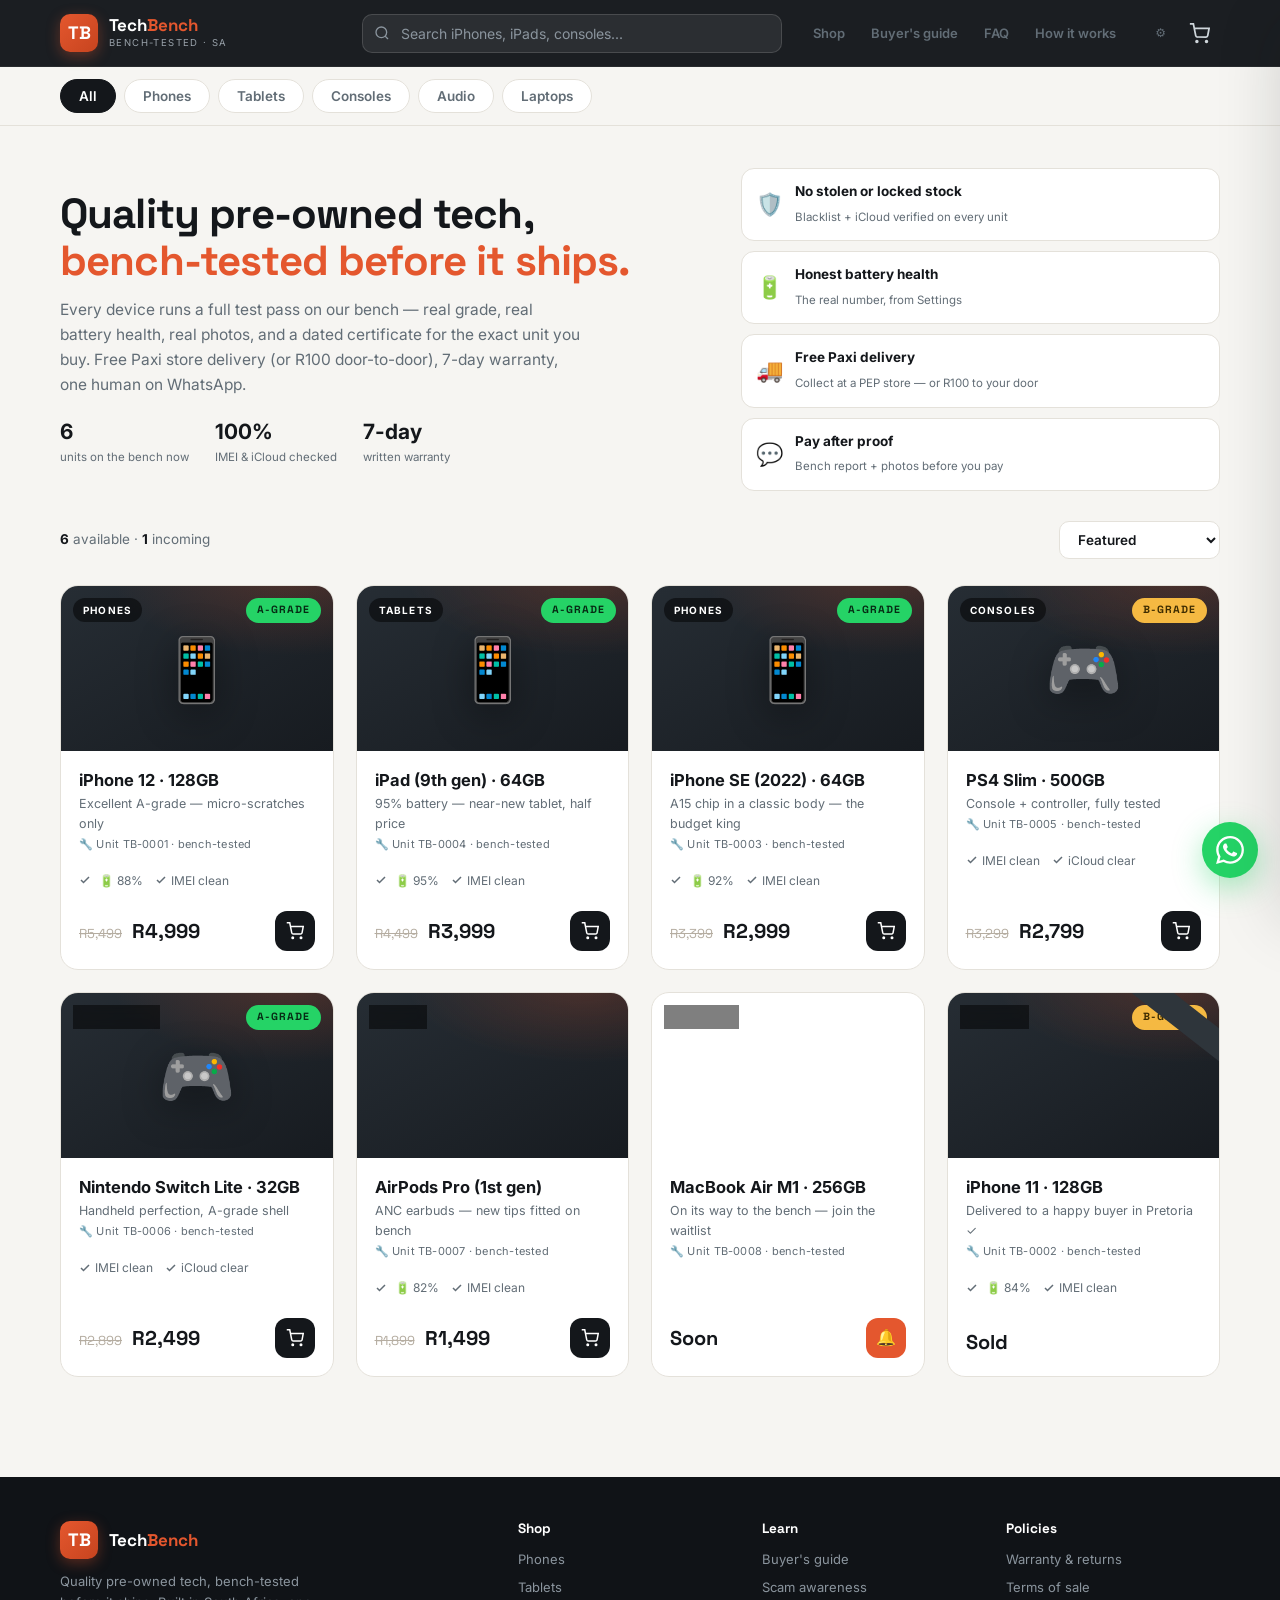
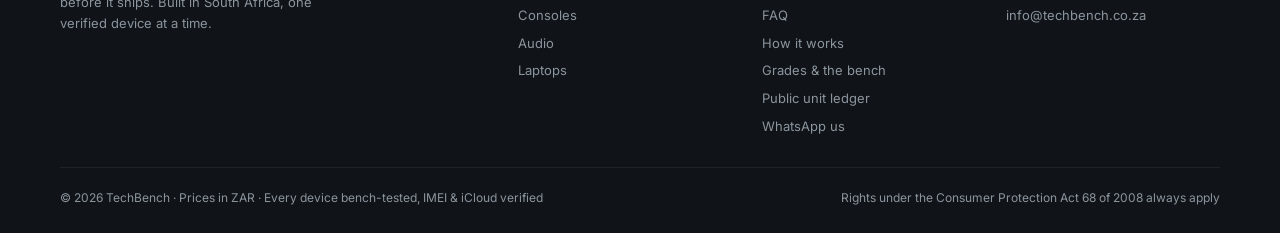
<file: index.html>
<!DOCTYPE html>
<html lang="en-ZA">
<head>
<meta charset="UTF-8">
<meta name="viewport" content="width=device-width, initial-scale=1.0">
<title>TechBench Store — Bench-Tested Pre-Owned Tech, South Africa</title>
<meta name="description" content="Shop quality pre-owned iPhones, iPads and tech in South Africa. Every device bench-tested, IMEI verified, honest grades, free Paxi delivery, warranty. Checkout via WhatsApp.">
<meta name="theme-color" content="#14171b">
<meta property="og:title" content="TechBench Store — Bench-Tested Pre-Owned Tech">
<meta property="og:description" content="Quality pre-owned tech, bench-tested before it ships. Free Paxi delivery (R100 door-to-door), warranty, WhatsApp checkout. WhatsApp 064 792 8206.">
<meta property="og:type" content="website">
<meta property="og:image" content="https://tx0sh1.github.io/techbench/assets/og-cover.png">
<meta property="og:image:width" content="1200">
<meta property="og:image:height" content="630">
<meta property="og:image:alt" content="TechBench — bench-tested pre-owned tech in South Africa">
<meta property="og:url" content="https://tx0sh1.github.io/techbench/">
<meta property="og:locale" content="en_ZA">
<meta name="twitter:card" content="summary_large_image">
<meta name="twitter:title" content="TechBench Store — Bench-Tested Pre-Owned Tech">
<meta name="twitter:description" content="Quality pre-owned tech, bench-tested before it ships. Free Paxi delivery, warranty, WhatsApp checkout.">
<meta name="twitter:image" content="https://tx0sh1.github.io/techbench/assets/og-cover.png">
<link rel="icon" href="data:image/svg+xml,<svg xmlns='http://www.w3.org/2000/svg' viewBox='0 0 100 100'><rect width='100' height='100' rx='20' fill='%23e4572e'/><text x='50' y='68' font-size='52' font-weight='bold' font-family='Arial' fill='white' text-anchor='middle'>TB</text></svg>">
<link rel="preconnect" href="https://fonts.googleapis.com">
<link rel="preconnect" href="https://fonts.gstatic.com" crossorigin>
<link href="https://fonts.googleapis.com/css2?family=Space+Grotesk:wght@400;500;600;700&family=Inter:wght@400;500;600;700;800&display=swap" rel="stylesheet">
<link rel="stylesheet" href="css/styles.css">
</head>
<body>

<!-- ============ HEADER ============ -->
<header class="store-header">
  <div class="wrap header-row">
    <a class="brand" href="#/" data-link>
      <div class="logo">TB</div>
      <div>
        <div class="brand-name">Tech<span>Bench</span></div>
        <div class="brand-tag">Bench-tested · SA</div>
      </div>
    </a>
    <div class="header-search">
      <svg class="s-ic" viewBox="0 0 24 24" fill="none" stroke="currentColor" stroke-width="2"><circle cx="11" cy="11" r="8"/><path d="M21 21l-4.35-4.35"/></svg>
      <input type="search" id="search-input" placeholder="Search iPhones, iPads, consoles..." autocomplete="off">
    </div>
    <nav class="store-nav" aria-label="Store">
      <a href="#/" data-link class="nav-link">Shop</a>
      <a href="#/guide" data-link class="nav-link">Buyer's guide</a>
      <a href="#/faq" data-link class="nav-link">FAQ</a>
      <a href="#/how" data-link class="nav-link">How it works</a>
    </nav>
    <div class="header-actions">
      <a href="admin.html" class="home-link" style="color:var(--muted);text-decoration:none;font-size:12px;font-weight:600;margin-right:4px;white-space:nowrap;" title="Admin (token required)">⚙️</a>
      <button class="icon-btn" id="open-cart" aria-label="Open cart">
        <svg viewBox="0 0 24 24" fill="none" stroke="currentColor" stroke-width="2"><circle cx="9" cy="21" r="1"/><circle cx="20" cy="21" r="1"/><path d="M1 1h4l2.68 13.39a2 2 0 002 1.61h9.72a2 2 0 002-1.61L23 6H6"/></svg>
        <span class="cart-count empty" id="cart-count">0</span>
      </button>
    </div>
  </div>
</header>

<!-- ============ CATEGORY CHIPS ============ -->
<div class="chips-bar">
  <div class="chips" id="category-chips"></div>
</div>

<!-- ============ MAIN VIEW (router target) ============ -->
<main id="view" class="wrap"></main>

<!-- ============ FOOTER ============ -->
<footer class="store-footer">
  <div class="wrap">
    <div class="f-grid">
      <div>
        <div class="brand" style="margin-bottom:12px;">
          <div class="logo">TB</div>
          <div><div class="brand-name">Tech<span>Bench</span></div></div>
        </div>
        <p style="max-width:260px;font-size:13px;">Quality pre-owned tech, bench-tested before it ships. Built in South Africa, one verified device at a time.</p>
      </div>
      <div>
        <h4>Shop</h4>
        <ul id="footer-cats"></ul>
      </div>
      <div>
        <h4>Learn</h4>
        <ul>
          <li><a href="#/guide" data-link>Buyer's guide</a></li>
          <li><a href="#/guide" data-link>Scam awareness</a></li>
          <li><a href="#/faq" data-link>FAQ</a></li>
          <li><a href="#/how" data-link>How it works</a></li>
          <li><a href="docs/grades.html">Grades &amp; the bench</a></li>
          <li><a href="certs/index.html">Public unit ledger</a></li>
          <li><a href="https://wa.me/27647928206">WhatsApp us</a></li>
        </ul>
      </div>
      <div>
        <h4>Policies</h4>
        <ul>
          <li><a href="docs/warranty.html">Warranty &amp; returns</a></li>
          <li><a href="docs/terms.html">Terms of sale</a></li>
          <li><a href="mailto:info@techbench.co.za">info@techbench.co.za</a></li>
        </ul>
      </div>
    </div>
    <div class="f-bottom">
      <span>© 2026 TechBench · Prices in ZAR · Every device bench-tested, IMEI &amp; iCloud verified</span>
      <span>Rights under the Consumer Protection Act 68 of 2008 always apply</span>
    </div>
  </div>
</footer>

<!-- ============ CART DRAWER ============ -->
<div class="cart-overlay" id="cart-overlay"></div>
<aside class="cart-drawer" id="cart-drawer">
  <div class="cart-head">
    <h3>Your cart</h3>
    <button class="cart-close" id="cart-close" aria-label="Close cart">✕</button>
  </div>
  <div class="cart-items" id="cart-items"></div>
  <div class="cart-foot" id="cart-foot"></div>
</aside>

<!-- floating WhatsApp -->
<a class="float-wa" href="https://wa.me/27647928206?text=Hi%20TechBench!" aria-label="Chat on WhatsApp">
  <svg viewBox="0 0 24 24" fill="currentColor"><path d="M17.472 14.382c-.297-.149-1.758-.867-2.03-.967-.273-.099-.471-.148-.67.15-.197.297-.767.966-.94 1.164-.173.199-.347.223-.644.075-.297-.15-1.255-.463-2.39-1.475-.883-.788-1.48-1.761-1.653-2.059-.173-.297-.018-.458.13-.606.134-.133.297-.347.446-.52.149-.174.198-.298.298-.497.099-.198.05-.371-.025-.52-.075-.149-.669-1.612-.916-2.207-.242-.579-.487-.5-.669-.51-.173-.008-.371-.01-.57-.01-.198 0-.52.074-.792.372-.272.297-1.04 1.016-1.04 2.479 0 1.462 1.065 2.875 1.213 3.074.149.198 2.096 3.2 5.077 4.487.709.306 1.262.489 1.694.625.712.227 1.36.195 1.871.118.571-.085 1.758-.719 2.006-1.413.248-.694.248-1.289.173-1.413-.074-.124-.272-.198-.57-.347m-5.421 7.403h-.004a9.87 9.87 0 01-5.031-1.378l-.361-.214-3.741.982.998-3.648-.235-.374a9.86 9.86 0 01-1.51-5.26c.001-5.45 4.436-9.884 9.888-9.884 2.64 0 5.122 1.03 6.988 2.898a9.825 9.825 0 012.893 6.994c-.003 5.45-4.437 9.884-9.885 9.884m8.413-18.297A11.815 11.815 0 0012.05 0C5.495 0 .16 5.335.157 11.892c0 2.096.547 4.142 1.588 5.945L.057 24l6.305-1.654a11.882 11.882 0 005.683 1.448h.005c6.554 0 11.89-5.335 11.893-11.893a11.821 11.821 0 00-3.48-8.413z"/></svg>
</a>

<div class="toast-wrap" id="toast-wrap"></div>

<script src="js/data.js"></script>
<script src="js/reviews.js"></script>
<script src="js/engine.js"></script>
<script src="js/views/catalog.js"></script>
<script src="js/views/product.js"></script>
<script src="js/views/cart.js"></script>
<script src="js/views/checkout.js"></script>
<script src="js/views/content.js"></script>
<script src="js/app.js"></script>
</body>
</html>
</file>
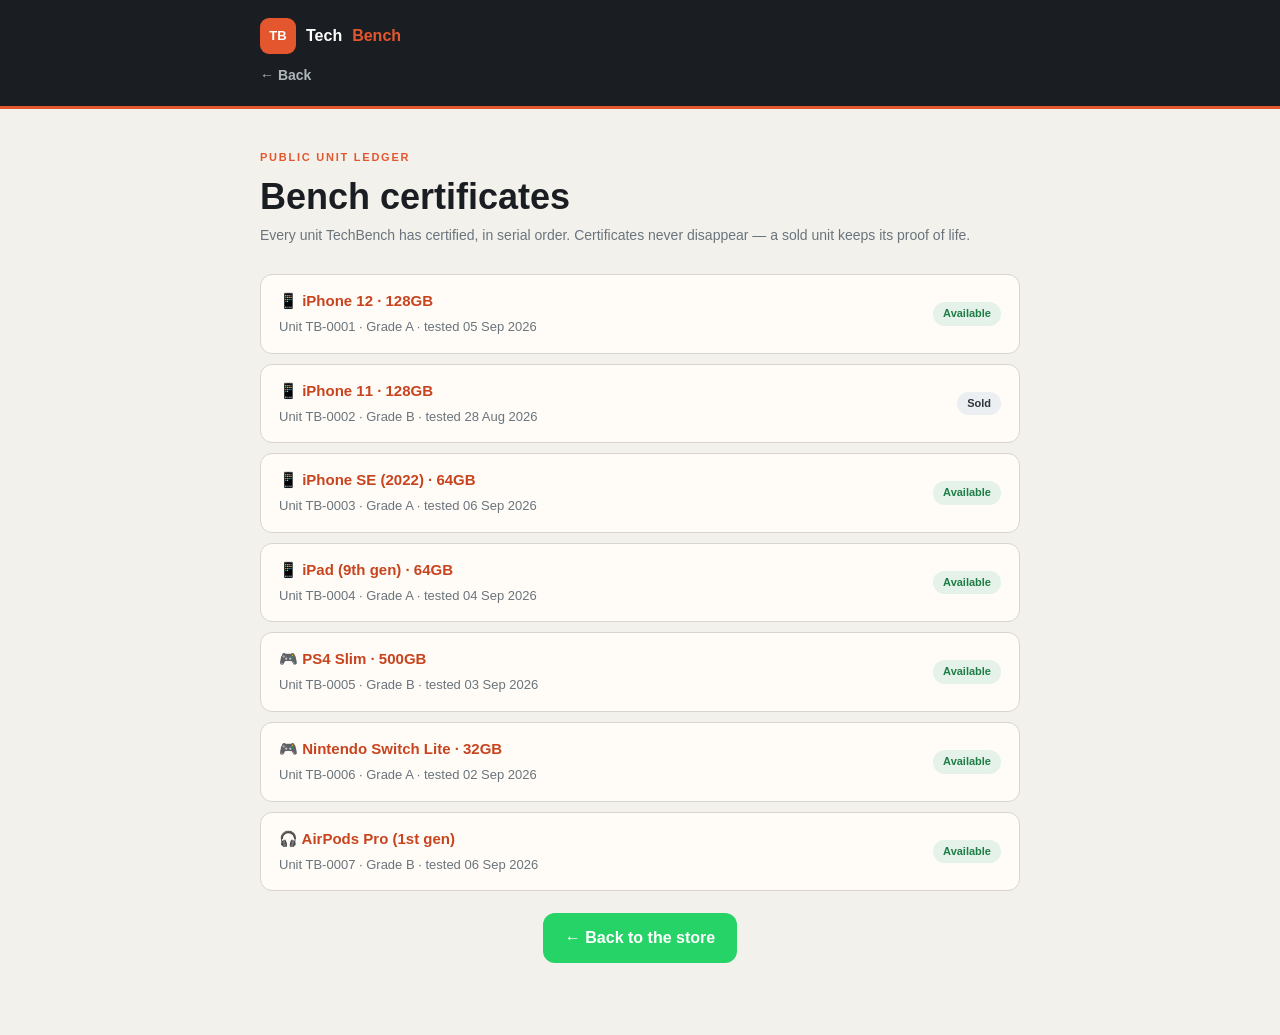
<file: certs/index.html>
<!DOCTYPE html>
<html lang="en-ZA">
<head>
<meta charset="UTF-8">
<meta name="viewport" content="width=device-width, initial-scale=1.0">
<title>Bench Certificates — TechBench</title>
<meta name="robots" content="noindex">
<meta name="theme-color" content="#1a1d21">
<link rel="icon" href="data:image/svg+xml,%3Csvg xmlns='http://www.w3.org/2000/svg' viewBox='0 0 64 64'%3E%3Crect width='64' height='64' rx='14' fill='%23e4572e'/%3E%3Ctext x='32' y='42' font-size='26' font-family='Arial' font-weight='bold' text-anchor='middle' fill='white'%3ETB%3C/text%3E%3C/svg%3E">
<style>
  :root {
    --ink: #1a1d21; --paper: #f3f1ec; --chalk: #fffcf7;
    --bench: #e4572e; --bench-dark: #c7441f;
    --steel: #2e353b; --line: #d9d5cc; --ok: #1e7d46;
  }
  * { box-sizing: border-box; margin: 0; padding: 0; }
  body {
    font-family: -apple-system, BlinkMacSystemFont, "Segoe UI", Roboto, Helvetica, Arial, sans-serif;
    background: var(--paper); color: var(--ink); line-height: 1.6; font-size: 16px;
  }
  a { color: var(--bench-dark); } a:hover { color: var(--bench); }
  :focus-visible { outline: 2.5px solid var(--bench); outline-offset: 3px; }
  .top { background: var(--ink); color: #fff; padding: 18px 0; border-bottom: 3px solid var(--bench); }
  .wrap { width: min(760px, calc(100% - 40px)); margin-inline: auto; }
  .brand { display: inline-flex; align-items: center; gap: 10px; color: #fff; text-decoration: none; font-weight: 800; }
  .logo { width: 36px; height: 36px; border-radius: 9px; background: var(--bench); display: grid; place-items: center; font-size: 13px; font-weight: 800; }
  .brand em { font-style: normal; color: var(--bench); }
  .back { display: inline-block; margin-top: 10px; color: #aeb6bd; text-decoration: none; font-size: 14px; font-weight: 600; }
  .back:hover { color: #fff; }
  main { padding: 40px 0 72px; }
  .kicker { color: var(--bench); font-size: 11px; font-weight: 700; letter-spacing: .16em; text-transform: uppercase; margin-bottom: 10px; }
  h1 { font-size: clamp(1.75rem, 4vw, 2.25rem); line-height: 1.15; margin-bottom: 6px; }
  .meta { color: #6a747c; font-size: 14px; margin-bottom: 28px; }
  .card { background: var(--chalk); border: 1px solid var(--line); border-radius: 16px; padding: 28px; box-shadow: 0 2px 10px rgba(0,0,0,.04); }
  .cert-head { display: flex; align-items: flex-start; justify-content: space-between; gap: 16px; flex-wrap: wrap; border-bottom: 2px solid var(--paper); padding-bottom: 18px; margin-bottom: 18px; }
  .cert-head h2 { font-size: 20px; }
  .tick { color: var(--ok); font-weight: 800; }
  .stamp { display: inline-block; border: 2.5px solid var(--ok); color: var(--ok); font-weight: 800; letter-spacing: .12em; padding: 6px 14px; border-radius: 8px; transform: rotate(-3deg); font-size: 13px; }
  .stamp.sold { border-color: var(--steel); color: var(--steel); }
  .stamp.pending { border-color: #b0851d; color: #b0851d; }
  .unit-line { color: var(--bench-dark); font-weight: 700; font-size: 14px; margin-top: 2px; }
  .grid { display: grid; grid-template-columns: repeat(auto-fit, minmax(150px, 1fr)); gap: 12px; margin: 18px 0; }
  .kv { background: var(--paper); border-radius: 10px; padding: 10px 14px; }
  .kv small { display: block; color: #6a747c; font-size: 11px; font-weight: 700; letter-spacing: .08em; text-transform: uppercase; }
  .kv b { font-size: 15px; }
  .grade-chip { display: inline-block; background: var(--ink); color: #fff; font-weight: 800; font-size: 13px; padding: 3px 12px; border-radius: 99px; }
  h3 { font-size: 15px; margin: 22px 0 10px; letter-spacing: .02em; }
  .bench-list { display: grid; grid-template-columns: repeat(auto-fit, minmax(280px, 1fr)); gap: 8px 18px; }
  .bench-list div { padding: 6px 0; border-bottom: 1px solid #eee9e0; font-size: 14.5px; }
  .bench-list .ok { color: var(--ok); font-weight: 800; margin-right: 6px; }
  .notes { background: #fdf3ec; border-left: 4px solid var(--bench); padding: 14px 16px; border-radius: 0 10px 10px 0; font-size: 14.5px; margin-top: 20px; }
  .cert-foot { margin-top: 26px; padding-top: 16px; border-top: 1px solid var(--line); display: flex; justify-content: space-between; gap: 12px; flex-wrap: wrap; font-size: 13px; color: #6a747c; }
  .verify { margin-top: 22px; text-align: center; }
  .verify a { display: inline-block; background: #25d366; color: #fff; font-weight: 700; text-decoration: none; padding: 12px 22px; border-radius: 12px; }
  .verify a:hover { background: #1eb75a; }
  .verify p { font-size: 13px; color: #6a747c; margin-top: 10px; }
  .doc-list { display: grid; gap: 10px; }
  .doc-row { display: flex; justify-content: space-between; align-items: center; gap: 14px; background: var(--chalk); border: 1px solid var(--line); border-radius: 12px; padding: 14px 18px; text-decoration: none; }
  .doc-row:hover { border-color: var(--bench); }
  .doc-row b { display: block; font-size: 15px; }
  .doc-row small { color: #6a747c; font-size: 13px; }
  .doc-row .tag { font-size: 11px; font-weight: 700; padding: 3px 10px; border-radius: 99px; background: var(--paper); }
  .doc-row .tag.avail { background: #e4f2e9; color: var(--ok); }
  .doc-row .tag.sold { background: #eceff1; color: var(--steel); }
  @media print {
    .top { background: #fff; color: #000; border-bottom: 2px solid #000; }
    .brand { color: #000; } .back { display: none; }
    body { background: #fff; font-size: 12px; }
    .card { box-shadow: none; border: 1px solid #ccc; }
    .verify { display: none; }
  }
</style>
</head>
<body>
<header class="top">
  <div class="wrap">
    <a class="brand" href="../index.html"><span class="logo" aria-hidden="true">TB</span>Tech<em>Bench</em></a>
    <div><a class="back" href="../index.html">← Back</a></div>
  </div>
</header>
<main><div class="wrap">
      <p class="kicker">Public Unit Ledger</p>
      <h1>Bench certificates</h1>
      <p class="meta">Every unit TechBench has certified, in serial order. Certificates never disappear — a sold unit keeps its proof of life.</p>
      <div class="doc-list"><a class="doc-row" href="TB-0001.html"><div><b>📱 iPhone 12 · 128GB</b><small>Unit TB-0001 · Grade A · tested 05 Sep 2026</small></div><span class="tag avail">Available</span></a><a class="doc-row" href="TB-0002.html"><div><b>📱 iPhone 11 · 128GB</b><small>Unit TB-0002 · Grade B · tested 28 Aug 2026</small></div><span class="tag sold">Sold</span></a><a class="doc-row" href="TB-0003.html"><div><b>📱 iPhone SE (2022) · 64GB</b><small>Unit TB-0003 · Grade A · tested 06 Sep 2026</small></div><span class="tag avail">Available</span></a><a class="doc-row" href="TB-0004.html"><div><b>📱 iPad (9th gen) · 64GB</b><small>Unit TB-0004 · Grade A · tested 04 Sep 2026</small></div><span class="tag avail">Available</span></a><a class="doc-row" href="TB-0005.html"><div><b>🎮 PS4 Slim · 500GB</b><small>Unit TB-0005 · Grade B · tested 03 Sep 2026</small></div><span class="tag avail">Available</span></a><a class="doc-row" href="TB-0006.html"><div><b>🎮 Nintendo Switch Lite · 32GB</b><small>Unit TB-0006 · Grade A · tested 02 Sep 2026</small></div><span class="tag avail">Available</span></a><a class="doc-row" href="TB-0007.html"><div><b>🎧 AirPods Pro (1st gen)</b><small>Unit TB-0007 · Grade B · tested 06 Sep 2026</small></div><span class="tag avail">Available</span></a></div>
      <div class="verify">
        <a href="../index.html">← Back to the store</a>
      </div>
</div></main>
</body>
</html>
</file>
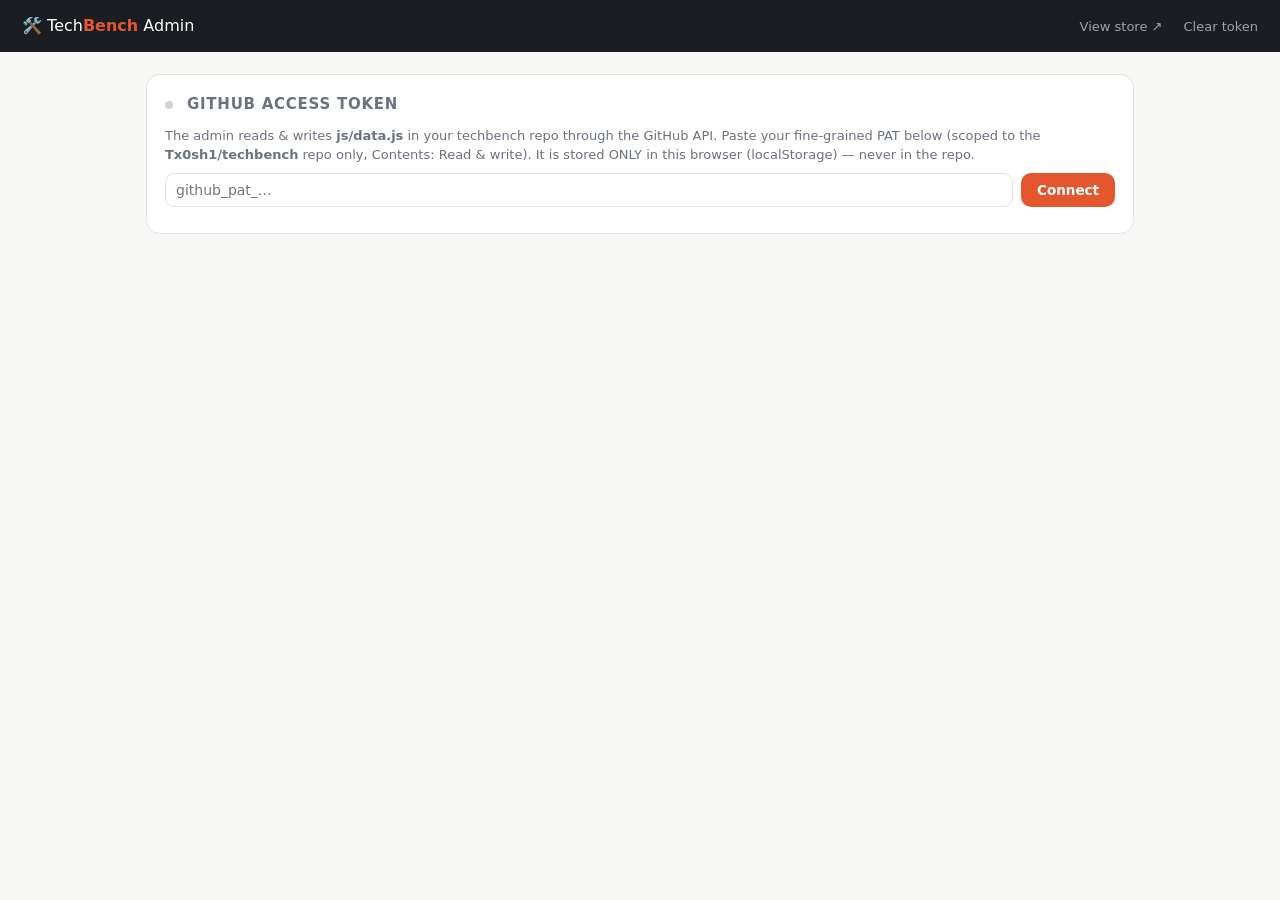
<file: admin.html>
<!DOCTYPE html>
<html lang="en-ZA">
<head>
<meta charset="UTF-8">
<meta name="viewport" content="width=device-width, initial-scale=1.0">
<title>TechBench Admin — stock control</title>
<meta name="robots" content="noindex, nofollow">
<style>
  :root { --ink:#1a1d21; --paper:#f7f7f5; --bench:#e4572e; --green:#25D366; --muted:#6b7280; --line:#e5e2dc; --red:#dc2626; }
  * { box-sizing:border-box; margin:0; padding:0; }
  body { font-family:system-ui,-apple-system,"Segoe UI",Roboto,sans-serif; background:var(--paper); color:var(--ink); line-height:1.5; }
  header { background:var(--ink); color:#fff; padding:14px 22px; display:flex; align-items:center; justify-content:space-between; position:sticky; top:0; z-index:50; }
  .brand b { color:var(--bench); }
  .hdr-links a { color:#9ca3af; text-decoration:none; font-size:13px; margin-left:16px; }
  .hdr-links a:hover { color:#fff; }
  main { max-width:1020px; margin:0 auto; padding:22px 16px 90px; }
  .card { background:#fff; border:1.5px solid var(--line); border-radius:14px; padding:18px; margin-bottom:16px; }
  .card h2 { font-size:15px; text-transform:uppercase; letter-spacing:.05em; color:var(--muted); margin-bottom:10px; }
  .card h2 .dot { display:inline-block; width:8px; height:8px; border-radius:50%; margin-right:8px; }
  .dot.on { background:var(--green); } .dot.off { background:#d1d5db; }
  label { font-size:12px; font-weight:600; color:#374151; display:block; margin:8px 0 3px; }
  input, select, textarea { width:100%; padding:8px 10px; border:1.5px solid var(--line); border-radius:9px; font-size:14px; font-family:inherit; background:#fff; }
  input:focus, select:focus, textarea:focus { outline:none; border-color:var(--bench); }
  .grid2 { display:grid; grid-template-columns:1fr 1fr; gap:0 14px; }
  .grid3 { display:grid; grid-template-columns:1fr 1fr 1fr; gap:0 14px; }
  .grid4 { display:grid; grid-template-columns:repeat(4,1fr); gap:0 14px; }
  .btn { padding:9px 16px; border-radius:10px; font-size:13.5px; font-weight:700; border:none; cursor:pointer; font-family:inherit; display:inline-flex; align-items:center; gap:6px; }
  .btn-main { background:var(--bench); color:#fff; }
  .btn-main:hover { filter:brightness(1.07); }
  .btn-ghost { background:transparent; border:1.5px solid var(--line); color:var(--ink); }
  .btn-ghost:hover { border-color:#9ca3af; }
  .btn-green { background:var(--green); color:#062b14; }
  .btn-red { background:#fee2e2; color:var(--red); }
  .btn-sm { padding:5px 10px; font-size:12px; border-radius:8px; }
  .btn:disabled { opacity:.5; cursor:not-allowed; }
  .token-row { display:flex; gap:8px; align-items:center; }
  .token-row input { flex:1; }
  #p-status { font-size:12px; margin-top:8px; }
  .ok { color:#15803d; } .err { color:var(--red); }
  .stock-item { border:1.5px solid var(--line); border-radius:12px; padding:12px 14px; margin-bottom:10px; display:flex; align-items:center; gap:12px; background:#fff; }
  .si-main { flex:1; min-width:0; }
  .si-title { font-weight:700; font-size:14.5px; }
  .si-sub { font-size:12px; color:var(--muted); }
  .badge { font-size:10.5px; font-weight:800; padding:2px 8px; border-radius:99px; letter-spacing:.04em; }
  .b-avail { background:#dcfce7; color:#15803d; }
  .b-sold { background:#e5e7eb; color:#4b5563; }
  .b-incoming { background:#fef3c7; color:#b45309; }
  .si-actions { display:flex; gap:6px; flex-wrap:wrap; justify-content:flex-end; }
  .si-price { font-weight:800; font-size:15px; text-align:right; min-width:86px; }
  .si-price small { display:block; font-weight:500; font-size:11px; color:var(--muted); }
  .publish-bar { position:fixed; bottom:0; left:0; right:0; background:var(--ink); color:#fff; padding:12px 22px; display:flex; align-items:center; gap:14px; z-index:60; flex-wrap:wrap; }
  .publish-bar .cnt { font-size:13px; }
  .publish-bar .cnt b { color:var(--bench); }
  .publish-bar input { flex:1; min-width:160px; background:#262a30; border-color:#3a3f46; color:#fff; }
  .publish-bar input::placeholder { color:#6b7280; }
  .hidden { display:none !important; }
  .modal-overlay { position:fixed; inset:0; background:rgba(10,12,14,.6); display:flex; align-items:flex-start; justify-content:center; z-index:100; padding:26px 14px; overflow:auto; }
  .modal { background:var(--paper); border-radius:16px; max-width:680px; width:100%; padding:22px; }
  .modal h3 { margin-bottom:4px; } .modal .m-sub { font-size:13px; color:var(--muted); margin-bottom:14px; }
  .modal-close { float:right; background:none; border:none; font-size:18px; cursor:pointer; color:var(--muted); }
  .m-actions { display:flex; gap:8px; margin-top:16px; justify-content:flex-end; }
  .bench-lines { font-family:ui-monospace,Menlo,monospace; font-size:12px; min-height:110px; }
  .toast { position:fixed; top:64px; right:18px; background:var(--ink); color:#fff; padding:11px 16px; border-radius:10px; font-size:13.5px; z-index:200; box-shadow:0 10px 30px rgba(0,0,0,.3); max-width:320px; }
  .toast.ok { border-left:4px solid var(--green); } .toast.err { border-left:4px solid var(--red); }
  .empty { text-align:center; color:var(--muted); padding:26px 10px; font-size:13.5px; }
  .status-pill { font-size:11px; font-weight:700; }
  #preview-changes { font-size:12.5px; color:#cbd5e1; }
  .import-hint { font-size:12px; color:var(--muted); margin-top:6px; }

  .bench-wizard { margin-top: 12px; border: 1.5px solid var(--line); border-radius: 12px; padding: 12px 14px; background: #fff; }
  .bench-wizard label { margin-top: 0; }
  .bw-hint { font-weight: 400; color: var(--muted); }
  .bench-checks { display: grid; grid-template-columns: 1fr 1fr; gap: 4px 14px; margin-top: 6px; }
  .bw-check { display: flex; align-items: center; gap: 7px; font-size: 12.5px; font-weight: 400; cursor: pointer; margin: 0; color: var(--ink); }
  .bw-check input { width: auto; accent-color: var(--bench); }
  .bw-group { font-weight: 800; font-size: 11px; text-transform: uppercase; letter-spacing: .05em; color: var(--bench); grid-column: 1/-1; margin: 8px 0 2px; }
  @media (max-width: 640px) { .bench-checks { grid-template-columns: 1fr; } }
</style>
</head>
<body>

<header>
  <div class="brand">🛠️ Tech<span><b>Bench</b></span> Admin</div>
  <div class="hdr-links">
    <a href="./" target="_blank" rel="noopener">View store ↗</a>
    <a href="javascript:void(0)" id="btn-clear-token" title="Forget the saved token">Clear token</a>
  </div>
</header>

<main>
  <!-- TOKEN GATE -->
  <section class="card" id="card-token">
    <h2><span class="dot" id="dot-token"></span> GitHub access token</h2>
    <p style="font-size:13px;color:var(--muted);margin-bottom:8px;">The admin reads &amp; writes <b>js/data.js</b> in your techbench repo through the GitHub API. Paste your fine-grained PAT below (scoped to the <b>Tx0sh1/techbench</b> repo only, Contents: Read &amp; write). It is stored ONLY in this browser (localStorage) — never in the repo.</p>
    <div class="token-row">
      <input type="password" id="token-input" placeholder="github_pat_…" autocomplete="off" spellcheck="false">
      <button class="btn btn-main" id="btn-token">Connect</button>
    </div>
    <div id="p-status"></div>
  </section>

  <!-- STOCK MANAGER -->
  <section class="card hidden" id="card-stock">
    <h2>Stock — js/data.js</h2>
    <div id="stock-list"></div>
    <button class="btn btn-main" id="btn-add">+ Add product</button>
    <button class="btn btn-ghost" id="btn-reload" style="margin-left:8px;">↻ Reload from GitHub</button>
    <div style="margin-top:10px;font-size:12px;color:var(--muted);" id="last-sync"></div>
  </section>
</main>

<!-- PUBLISH BAR -->
<div class="publish-bar hidden" id="publish-bar">
  <span class="cnt" id="pub-cnt">No changes</span>
  <input id="commit-msg" placeholder="Commit message — e.g. mark TB-0003 sold / add iPhone 12">
  <button class="btn btn-green" id="btn-publish" disabled>🚀 Publish to live site</button>
</div>

<!-- EDIT MODAL -->
<div class="modal-overlay hidden" id="modal-overlay">
  <div class="modal">
    <button class="modal-close" id="modal-x">✕</button>
    <h3 id="modal-title">Product</h3>
    <div class="m-sub" id="modal-sub"></div>
    <div id="modal-body"></div>
    <div class="m-actions">
      <button class="btn btn-ghost" id="modal-cancel">Cancel</button>
      <button class="btn btn-main" id="modal-save">Save</button>
    </div>
  </div>
</div>

<script>
/* ============================================================
   TechBench Admin — GitHub-API CMS for js/data.js
   Read:  GET  /repos/{owner}/{repo}/contents/{path}
   Write: PUT  /repos/{owner}/{repo}/contents/{path}  (needs sha)
   We only regenerate the PRODUCTS array — the file's head
   (comment + WA_NUMBER) and tail (CATEGORIES + GRADES) are
   preserved byte-for-byte.
   ============================================================ */
const REPO = { owner: "Tx0sh1", repo: "techbench", path: "js/data.js" };
const API = "https://api.github.com";
const TOKEN_KEY = "techbench_admin_token_v1";
const LS_KEY = "techbench_admin_draft_v1"; // nothing sensitive: draft state only

let token = localStorage.getItem(TOKEN_KEY) || "";
let file = null;      // {sha, head, mid, tail} — parsed data.js
let products = [];    // working copy (edited)
let origSha = null;
let dirty = false;

const $ = id => document.getElementById(id);
const esc = s => String(s ?? "").replace(/[&<>"']/g, c => ({ "&":"&amp;","<":"&lt;",">":"&gt;",'"':"&quot;","'":"&#39;" }[c]));

/* ---------------- GitHub API ---------------- */
async function gh(path, method = "GET", body = null) {
  const res = await fetch(API + path, {
    method,
    headers: {
      Authorization: "Bearer " + token,
      Accept: "application/vnd.github+json",
      "X-GitHub-Api-Version": "2022-11-28"
    },
    body: body ? JSON.stringify(body) : null
  });
  const data = await res.json().catch(() => ({}));
  if (!res.ok) throw new Error(data.message || ("HTTP " + res.status));
  return data;
}

/* ---------------- data.js parsing ----------------
   data.js is a JS file, not JSON. We split it into:
     head  — everything up to and incl. "const PRODUCTS = ["
     mid   — the raw array literal
     tail  — everything from the closing "];" onward
   Editing only replaces `mid`. Products are parsed by eval'ing
   the array literal (our own repo file — safe).                */
function parseDataJS(text) {
  const start = text.indexOf("const PRODUCTS = [");
  if (start < 0) throw new Error("data.js: PRODUCTS marker not found");
  const open = start + "const PRODUCTS = [".length;
  // find the matching "];" — the FIRST "\n];" after the opening (arrays are top-level, no nesting)
  const close = text.indexOf("\n];", open);
  if (close < 0) throw new Error("data.js: closing ]; not found");
  return {
    head: text.slice(0, open),      // up to and incl "["
    mid: text.slice(open, close),   // the literal items (no brackets)
    tail: text.slice(close),        // from "];" to EOF
    sha: null
  };
}

function midToProducts(mid) {
  // mid is the raw items (no brackets). Wrap WITHOUT the file's trailing ";"
  const literal = "[\n" + mid + "\n]";
  return Function('"use strict";return (' + literal + ");")();
}

function buildFile() {
  const mid = products.map(p => indent(JSON.stringify(p, null, 2), 1)).join(",\n");
  return file.head + "\n" + mid + file.tail;
}
function indent(s, n) {
  const pad = "  ".repeat(n);
  return s.split("\n").map(l => pad + l).join("\n");
}

/* validate: rebuilt file must parse & have same count */
function validateBuild() {
  const rebuilt = buildFile();
  const parsed = parseDataJS(rebuilt);
  const arr = midToProducts(parsed.mid);
  if (arr.length !== products.length) throw new Error("validation failed: count mismatch");
  return rebuilt;
}

/* ---------------- load / save ---------------- */
async function loadFromGitHub() {
  const data = await gh(`/repos/${REPO.owner}/${REPO.repo}/contents/${REPO.path}`);
  const text = decodeURIComponent(escape(atob(data.content.replace(/\s/g, ""))));
  file = parseDataJS(text);
  file.sha = data.sha;
  origSha = data.sha;
  products = midToProducts(file.mid);
  dirty = false;
  renderAll();
}

async function publish() {
  const msg = ($("commit-msg").value || "update stock").trim();
  const rebuilt = validateBuild();               // throws if broken
  const content = btoa(unescape(encodeURIComponent(rebuilt)));
  $("btn-publish").disabled = true;
  try {
    const res = await gh(`/repos/${REPO.owner}/${REPO.repo}/contents/${REPO.path}`, "PUT", {
      message: msg,
      content,
      sha: origSha
    });
    origSha = res.content.sha;
    file.sha = res.content.sha;
    dirty = false;
    $("commit-msg").value = "";
    toast("🚀 Published! Live in ~1 min — " + msg, "ok");
    renderAll();
  } catch (e) {
    toast("Publish failed: " + e.message, "err");
    if (/409|sha/i.test(e.message)) toast("Conflict — reload from GitHub and redo your change.", "err");
  } finally {
    $("btn-publish").disabled = !dirty;
  }
}

/* ---------------- UI ---------------- */
function renderAll() {
  renderStock();
  renderPublishBar();
}
function renderStock() {
  const list = $("stock-list");
  if (!products.length) {
    list.innerHTML = `<div class="empty">No products found in data.js.</div>`;
    return;
  }
  list.innerHTML = products.map((p, i) => {
    const badge = { available: '<span class="badge b-avail">AVAILABLE</span>', sold: '<span class="badge b-sold">SOLD</span>', incoming: '<span class="badge b-incoming">INCOMING</span>' }[p.status] || "";
    return `<div class="stock-item" data-i="${i}">
      <div style="font-size:26px;">${esc(p.emoji || "📱")}</div>
      <div class="si-main">
        <div class="si-title">${esc(p.model)}${p.storage ? " " + esc(p.storage) : ""} ${badge}</div>
        <div class="si-sub">${p.unit ? esc(p.unit) + " · " : ""}${esc(p.grade || "")}-grade${p.battery ? " · 🔋 " + p.battery + "%" : ""}${p.category ? " · " + esc(p.category) : ""}</div>
      </div>
      <div class="si-price">${p.status === "available" ? "R" + Number(p.price).toLocaleString("en-ZA") : "—"}<small>${p.was ? "was R" + Number(p.was).toLocaleString("en-ZA") : ""}</small></div>
      <div class="si-actions">
        ${p.status !== "sold" ? `<button class="btn btn-sm btn-ghost" data-act="sold">Mark sold</button>` : `<button class="btn btn-sm btn-ghost" data-act="available">Re-list</button>`}
        <button class="btn btn-sm btn-ghost" data-act="edit">Edit</button>
        <button class="btn btn-sm btn-red" data-act="delete">Delete</button>
      </div>
    </div>`;
  }).join("");

  list.querySelectorAll("button[data-act]").forEach(btn => {
    btn.addEventListener("click", () => {
      const p = products[Number(btn.closest(".stock-item").dataset.i)];
      const act = btn.dataset.act;
      if (act === "edit") openModal(p);
      else if (act === "sold") { p.status = "sold"; p.was = p.was || p.price; markDirty(); }
      else if (act === "available") { p.status = "available"; markDirty(); }
      else if (act === "delete") { if (confirm(`Delete ${p.model} (${p.unit || "no unit"})?`)) { products.splice(products.indexOf(p), 1); markDirty(); } }
    });
  });
}

function markDirty() {
  dirty = true;
  renderPublishBar();
}

function renderPublishBar() {
  const bar = $("publish-bar");
  bar.classList.toggle("hidden", !dirty);
  if (dirty) {
    $("pub-cnt").innerHTML = `<b>${products.filter(p => p.status === "available").length} live</b> · unsaved changes — publish when ready`;
    $("btn-publish").disabled = false;
  }
}

/* ---------------- modal (add/edit) ---------------- */
let editingIdx = null;
function openModal(p) {
  editingIdx = p ? products.indexOf(p) : null;
  $("modal-title").textContent = p ? "Edit " + p.model : "Add product";
  $("modal-sub").textContent = p ? (p.unit || "") + " — changes staged until you publish" : "Bench checklist built in — pick the category, tick what passed, fill the details.";
  $("modal-body").innerHTML = `
    <div class="grid2">
      <div><label>Model *</label><input id="m-model" value="${esc(p?.model || "")}" placeholder="iPhone 12"></div>
      <div><label>Storage</label><input id="m-storage" value="${esc(p?.storage || "")}" placeholder="128GB"></div>
    </div>
    <div class="grid3">
      <div><label>Category</label><select id="m-cat">${["Phones","Tablets","Consoles","Audio","Laptops"].map(c => `<option ${p?.category === c ? "selected" : ""}>${c}</option>`).join("")}</select></div>
      <div><label>Grade</label><select id="m-grade">${["A","B","C"].map(g => `<option value="${g}" ${p?.grade === g ? "selected" : ""}>${g}</option>`).join("")}</select></div>
      <div><label>Status</label><select id="m-status">${["available","incoming","sold"].map(s => `<option ${p?.status === s ? "selected" : ""}>${s}</option>`).join("")}</select></div>
    </div>
    <div class="grid4">
      <div><label>Price (R)</label><input id="m-price" type="number" value="${p?.price || ""}"></div>
      <div><label>Was (R)</label><input id="m-was" type="number" value="${p?.was || ""}"></div>
      <div><label>Battery %</label><input id="m-batt" type="number" value="${p?.battery ?? ""}"></div>
      <div><label>Unit (TB-0001)</label><input id="m-unit" value="${esc(p?.unit || "")}" placeholder="TB-0009"></div>
    </div>
    <div class="grid2">
      <div><label>Colour</label><input id="m-colour" value="${esc(p?.color || "")}" placeholder="Blue"></div>
      <div><label>Emoji</label><input id="m-emoji" value="${esc(p?.emoji || "📱")}" placeholder="📱"></div>
    </div>
    <div><label>Tagline</label><input id="m-tagline" value="${esc(p?.tagline || "")}" placeholder="Excellent A-grade — micro-scratches only"></div>
    <div><label>Description / honest notes</label><textarea id="m-desc" rows="3" placeholder="Grade means…">${esc(p?.description || "")}</textarea></div>
    <div class="bench-wizard">
      <label>🧪 Bench checklist — tick what PASSED <span class="bw-hint">(only these ship in the certificate)</span></label>
      <div id="bench-checks" class="bench-checks"></div>
      <label style="margin-top:10px;">…or type custom checks — one per line</label>
      <textarea class="bench-lines" id="m-bench" rows="3" placeholder="Screen &amp; touch — no dead pixels&#10;Face ID — enrolled &amp; working">${esc((p?.bench || []).join("\n"))}</textarea>
    </div>
    <div class="grid2">
      <div><label>Bench date</label><input id="m-date" type="date" value="${esc(p?.benchDate || "")}"></div>
      <div><label>Photo path (optional — drop JPG in assets/photos/)</label><input id="m-photo" value="${esc(p?.photo || "")}" placeholder="assets/photos/iphone-12-01.jpg"></div>
    </div>
    <p class="import-hint">Pro tip: generate in the Bench Console, then paste its JSON here:</p>
    <textarea class="bench-lines" id="m-import" placeholder='Paste Bench Console JSON to auto-fill…'></textarea>
  `;
  $("modal-overlay").classList.remove("hidden");
  bindBenchWizard(p);
  $("modal-body").querySelector("#m-import").addEventListener("input", e => {
    const txt = e.target.value.trim();
    if (!txt) return;
    try {
      const obj = JSON.parse(txt.replace(/^[\[,]+/, "").replace(/[,\]]+$/, ""));
      if (obj && typeof obj === "object") { fillForm(obj); }
    } catch (_) { /* not JSON yet — wait for more input */ }
  });
}

/* ---------- bench checklist wizard (Bench Console presets) ---------- */
const BENCH_PRESETS = {
  Phones: [
    { g: "Identity & legitimacy" },
    { t: "IMEI matches Settings ( *#06# )" },
    { t: "Blacklist / stolen check — clean" },
    { t: "iCloud & Activation Lock — removed" },
    { t: "Find My iPhone — off" },
    { t: "Carrier unlocked" },
    { g: "Screen & display" },
    { t: "Screen & touch — no dead pixels, no lines" },
    { t: "OLED burn-in check — clean" },
    { g: "Hardware" },
    { t: "Face ID / Touch ID — enrolled & working" },
    { t: "Cameras (front + rear) — tested both" },
    { t: "Speakers, mic & earpiece — call test done" },
    { t: "Charging port + wireless — verified" },
    { t: "WiFi / Bluetooth / Cellular — all connected" },
    { t: "Buttons, haptics, sensors — full pass" },
    { t: "Liquid indicators — clean" },
    { t: "Battery drain test — normal" }
  ],
  Tablets: [
    { g: "Identity & legitimacy" },
    { t: "Serial / IMEI (cellular models) — matches" },
    { t: "iCloud & Activation Lock — removed" },
    { g: "Screen & hardware" },
    { t: "Screen & touch — no dead pixels, no lines" },
    { t: "Cameras — tested" },
    { t: "Speakers — tested" },
    { t: "Charging port — verified" },
    { t: "WiFi / Bluetooth — connected" },
    { t: "Battery health — read from Settings" },
    { t: "Apple Pencil support — working (if applicable)" },
    { t: "Buttons & sensors — full pass" }
  ],
  Consoles: [
    { g: "Identity & security" },
    { t: "Console storage — wiped & factory reset" },
    { t: "Account / activation lock — clear" },
    { g: "Hardware" },
    { t: "Power on / off cycles — clean" },
    { t: "Disc drive — reads Blu-ray + games" },
    { t: "HDMI out — video verified" },
    { t: "WiFi + Ethernet — connected" },
    { t: "Controller — all buttons, sticks, motion" },
    { t: "Fan noise — within normal range" },
    { t: "Network sign-in — verified working" },
    { t: "2hr stress test on bench" }
  ],
  Audio: [
    { t: "Both buds / channels — audio output clean" },
    { t: "Active Noise Cancellation — working" },
    { t: "Mics — call test both sides" },
    { t: "Case / cradle charging — verified" },
    { t: "Battery — healthy (both sides + case)" },
    { t: "Fresh ear tips / pads fitted (where applicable)" },
    { t: "Firmware — updated on bench" }
  ],
  Laptops: [
    { g: "Identity & security" },
    { t: "Serial — matches chassis" },
    { t: "Activation Lock / Find My — removed" },
    { t: "Storage — wiped & fresh OS installed" },
    { g: "Hardware" },
    { t: "Screen — no dead pixels, no lines" },
    { t: "Keyboard + trackpad — all keys tested" },
    { t: "Webcam & mic — tested" },
    { t: "Speakers — tested" },
    { t: "Ports (USB-C / USB / HDMI / SD) — all verified" },
    { t: "WiFi / Bluetooth — connected" },
    { t: "Battery — health checked, charges" },
    { t: "Thermals — fan runs, no overheating" }
  ]
};

function bindBenchWizard(p) {
  const wrap = $("bench-checks");
  const catSel = $("m-cat");
  const benchTa = $("m-bench");
  const initial = new Set((benchTa.value || "").split("\n").map(s => s.trim()).filter(Boolean));
  const preset = BENCH_PRESETS[catSel.value] || [];

  wrap.innerHTML = preset.map(item =>
    item.g
      ? `<div class="bw-group">${item.g}</div>`
      : `<label class="bw-check"><input type="checkbox" value="${esc(item.t)}" ${initial.has(item.t) ? "checked" : ""}> ${esc(item.t)}</label>`
  ).join("");

  // toggling a box appends/removes from the textarea (keeps custom lines too)
  wrap.querySelectorAll("input[type=checkbox]").forEach(cb => {
    cb.addEventListener("change", () => {
      const lines = benchTa.value.split("\n").map(s => s.trim()).filter(Boolean);
      const others = lines.filter(l => l !== cb.value);
      if (cb.checked) others.push(cb.value);
      benchTa.value = others.join("\n");
    });
  });
  // switching category reloads the checklist
  catSel.addEventListener("change", () => bindBenchWizard(p), { once: true });
}
function fillForm(o) {
  const set = (id, v) => { const el = $(id); if (el && v !== undefined && v !== null) el.value = v; };
  set("m-model", o.model); set("m-storage", o.storage); set("m-cat", o.category); set("m-grade", o.grade);
  set("m-status", o.status); set("m-price", o.price); set("m-was", o.was); set("m-batt", o.battery);
  set("m-unit", o.unit); set("m-colour", o.color); set("m-emoji", o.emoji); set("m-tagline", o.tagline);
  set("m-desc", o.description); set("m-date", o.benchDate); set("m-photo", o.photo);
  if (Array.isArray(o.bench)) $("m-bench").value = o.bench.join("\n");
  toast("Imported from Bench Console — review & Save", "ok");
}
function closeModal() { $("modal-overlay").classList.add("hidden"); editingIdx = null; }
function saveModal() {
  const get = id => $(id).value.trim();
  const specsBase = { "Model": get("m-model") + (get("m-storage") ? " " + get("m-storage") : "") };
  const bench = $("m-bench").value.split("\n").map(s => s.trim()).filter(Boolean);
  const obj = {
    id: slug(get("m-model")) + (get("m-storage") ? "-" + slug(get("m-storage")) : "") + "-" + slug(get("m-grade") || "a"),
    unit: get("m-unit").toUpperCase() || "TB-0001",
    benchDate: get("m-date") || null,
    photo: get("m-photo"),
    model: get("m-model"),
    storage: get("m-storage"),
    category: get("m-cat"),
    emoji: get("m-emoji") || "📱",
    grade: get("m-grade"),
    color: get("m-colour"),
    battery: get("m-batt") ? Number(get("m-batt")) : null,
    price: Number(get("m-price") || 0),
    was: Number(get("m-was") || 0),
    status: get("m-status"),
    featured: false,
    tagline: get("m-tagline"),
    description: get("m-desc"),
    specs: Object.assign(specsBase, {
      "Grade": get("m-grade") + (get("m-grade") === "A" ? " — excellent, micro-scratches only" : get("m-grade") === "B" ? " — honest signs of use" : " — clear wear, fully working"),
      ...(get("m-batt") ? { "Battery health": get("m-batt") + "%" } : {}),
      "Network": "Unlocked",
      "Warranty": "7-day TechBench warranty"
    }),
    bench,
    notes: get("m-desc")
  };
  if (!obj.model) { toast("Model is required", "err"); return; }
  if (editingIdx === null) products.push(obj); else products[editingIdx] = obj;
  closeModal();
  markDirty();
}
const slug = s => s.toLowerCase().replace(/[^a-z0-9]+/g, "-").replace(/^-+|-+$/g, "");

/* ---------------- token / connect ---------------- */
function setTokenUI() {
  const on = !!token;
  $("dot-token").className = "dot " + (on ? "on" : "off");
  $("card-stock").classList.toggle("hidden", !on);
  if (!on) $("card-token").classList.remove("hidden");
  $("token-input").value = token;
}
async function connect() {
  const t = $("token-input").value.trim();
  if (!t) { toast("Paste your token first", "err"); return; }
  token = t;
  localStorage.setItem(TOKEN_KEY, token);
  $("p-status").textContent = "Connecting…";
  try {
    const me = await gh("/user");
    $("p-status").innerHTML = `<span class="ok">✓ Connected as ${esc(me.login || "?")} (token works)</span>`;
    setTokenUI();
    await loadFromGitHub();
    toast("Connected — stock loaded", "ok");
  } catch (e) {
    token = ""; localStorage.removeItem(TOKEN_KEY);
    setTokenUI();
    $("p-status").innerHTML = `<span class="err">✗ ${esc(e.message)} — check the token has repo Contents access</span>`;
  }
}

/* ---------------- toasts ---------------- */
function toast(msg, kind = "") {
  const t = document.createElement("div");
  t.className = "toast " + kind;
  t.textContent = msg;
  document.body.appendChild(t);
  setTimeout(() => t.remove(), 5000);
}

/* ---------------- events ---------------- */
$("btn-token").addEventListener("click", connect);
$("token-input").addEventListener("keydown", e => { if (e.key === "Enter") connect(); });
$("btn-clear-token").addEventListener("click", () => {
  if (!confirm("Forget the saved GitHub token on this device?")) return;
  token = ""; localStorage.removeItem(TOKEN_KEY); file = null; products = []; dirty = false;
  setTokenUI(); renderAll();
});
$("btn-add").addEventListener("click", () => openModal(null));
$("btn-reload").addEventListener("click", async () => {
  if (dirty && !confirm("Discard unsaved changes and reload from GitHub?")) return;
  await loadFromGitHub(); toast("Reloaded from GitHub", "ok");
});
$("modal-x").addEventListener("click", closeModal);
$("modal-cancel").addEventListener("click", closeModal);
$("modal-overlay").addEventListener("click", e => { if (e.target === $("modal-overlay")) closeModal(); });
$("modal-save").addEventListener("click", saveModal);
$("btn-publish").addEventListener("click", publish);

/* ---------------- init ---------------- */
setTokenUI();
</script>
</body>
</html>
</file>
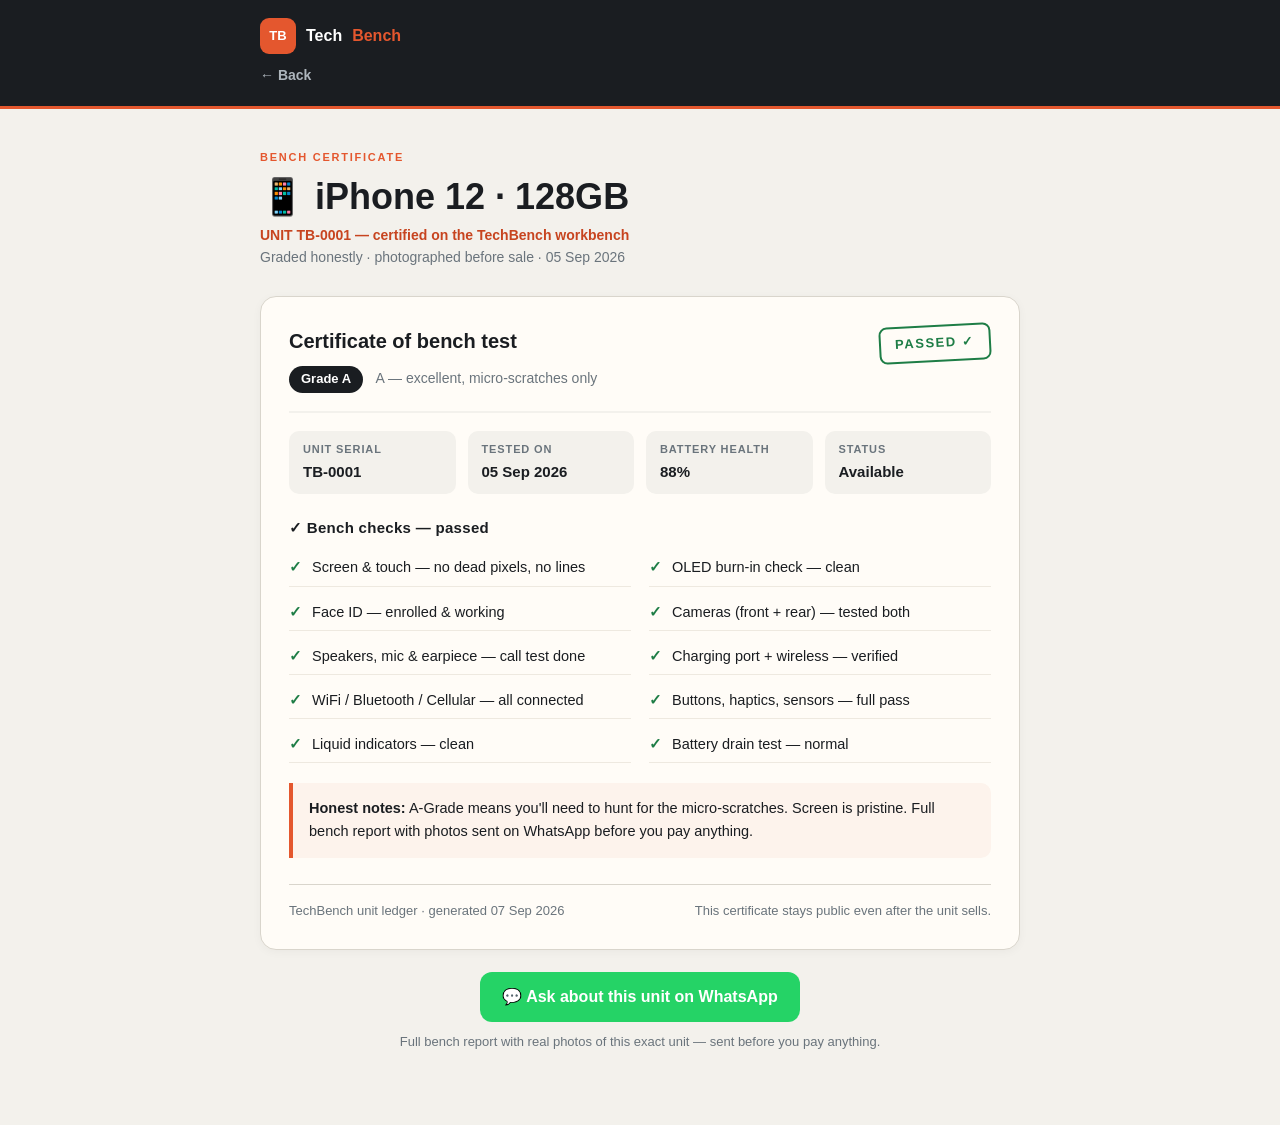
<file: certs/TB-0001.html>
<!DOCTYPE html>
<html lang="en-ZA">
<head>
<meta charset="UTF-8">
<meta name="viewport" content="width=device-width, initial-scale=1.0">
<title>Bench Certificate TB-0001 · iPhone 12 — TechBench</title>
<meta name="robots" content="noindex">
<meta name="theme-color" content="#1a1d21">
<link rel="icon" href="data:image/svg+xml,%3Csvg xmlns='http://www.w3.org/2000/svg' viewBox='0 0 64 64'%3E%3Crect width='64' height='64' rx='14' fill='%23e4572e'/%3E%3Ctext x='32' y='42' font-size='26' font-family='Arial' font-weight='bold' text-anchor='middle' fill='white'%3ETB%3C/text%3E%3C/svg%3E">
<style>
  :root {
    --ink: #1a1d21; --paper: #f3f1ec; --chalk: #fffcf7;
    --bench: #e4572e; --bench-dark: #c7441f;
    --steel: #2e353b; --line: #d9d5cc; --ok: #1e7d46;
  }
  * { box-sizing: border-box; margin: 0; padding: 0; }
  body {
    font-family: -apple-system, BlinkMacSystemFont, "Segoe UI", Roboto, Helvetica, Arial, sans-serif;
    background: var(--paper); color: var(--ink); line-height: 1.6; font-size: 16px;
  }
  a { color: var(--bench-dark); } a:hover { color: var(--bench); }
  :focus-visible { outline: 2.5px solid var(--bench); outline-offset: 3px; }
  .top { background: var(--ink); color: #fff; padding: 18px 0; border-bottom: 3px solid var(--bench); }
  .wrap { width: min(760px, calc(100% - 40px)); margin-inline: auto; }
  .brand { display: inline-flex; align-items: center; gap: 10px; color: #fff; text-decoration: none; font-weight: 800; }
  .logo { width: 36px; height: 36px; border-radius: 9px; background: var(--bench); display: grid; place-items: center; font-size: 13px; font-weight: 800; }
  .brand em { font-style: normal; color: var(--bench); }
  .back { display: inline-block; margin-top: 10px; color: #aeb6bd; text-decoration: none; font-size: 14px; font-weight: 600; }
  .back:hover { color: #fff; }
  main { padding: 40px 0 72px; }
  .kicker { color: var(--bench); font-size: 11px; font-weight: 700; letter-spacing: .16em; text-transform: uppercase; margin-bottom: 10px; }
  h1 { font-size: clamp(1.75rem, 4vw, 2.25rem); line-height: 1.15; margin-bottom: 6px; }
  .meta { color: #6a747c; font-size: 14px; margin-bottom: 28px; }
  .card { background: var(--chalk); border: 1px solid var(--line); border-radius: 16px; padding: 28px; box-shadow: 0 2px 10px rgba(0,0,0,.04); }
  .cert-head { display: flex; align-items: flex-start; justify-content: space-between; gap: 16px; flex-wrap: wrap; border-bottom: 2px solid var(--paper); padding-bottom: 18px; margin-bottom: 18px; }
  .cert-head h2 { font-size: 20px; }
  .tick { color: var(--ok); font-weight: 800; }
  .stamp { display: inline-block; border: 2.5px solid var(--ok); color: var(--ok); font-weight: 800; letter-spacing: .12em; padding: 6px 14px; border-radius: 8px; transform: rotate(-3deg); font-size: 13px; }
  .stamp.sold { border-color: var(--steel); color: var(--steel); }
  .stamp.pending { border-color: #b0851d; color: #b0851d; }
  .unit-line { color: var(--bench-dark); font-weight: 700; font-size: 14px; margin-top: 2px; }
  .grid { display: grid; grid-template-columns: repeat(auto-fit, minmax(150px, 1fr)); gap: 12px; margin: 18px 0; }
  .kv { background: var(--paper); border-radius: 10px; padding: 10px 14px; }
  .kv small { display: block; color: #6a747c; font-size: 11px; font-weight: 700; letter-spacing: .08em; text-transform: uppercase; }
  .kv b { font-size: 15px; }
  .grade-chip { display: inline-block; background: var(--ink); color: #fff; font-weight: 800; font-size: 13px; padding: 3px 12px; border-radius: 99px; }
  h3 { font-size: 15px; margin: 22px 0 10px; letter-spacing: .02em; }
  .bench-list { display: grid; grid-template-columns: repeat(auto-fit, minmax(280px, 1fr)); gap: 8px 18px; }
  .bench-list div { padding: 6px 0; border-bottom: 1px solid #eee9e0; font-size: 14.5px; }
  .bench-list .ok { color: var(--ok); font-weight: 800; margin-right: 6px; }
  .notes { background: #fdf3ec; border-left: 4px solid var(--bench); padding: 14px 16px; border-radius: 0 10px 10px 0; font-size: 14.5px; margin-top: 20px; }
  .cert-foot { margin-top: 26px; padding-top: 16px; border-top: 1px solid var(--line); display: flex; justify-content: space-between; gap: 12px; flex-wrap: wrap; font-size: 13px; color: #6a747c; }
  .verify { margin-top: 22px; text-align: center; }
  .verify a { display: inline-block; background: #25d366; color: #fff; font-weight: 700; text-decoration: none; padding: 12px 22px; border-radius: 12px; }
  .verify a:hover { background: #1eb75a; }
  .verify p { font-size: 13px; color: #6a747c; margin-top: 10px; }
  .doc-list { display: grid; gap: 10px; }
  .doc-row { display: flex; justify-content: space-between; align-items: center; gap: 14px; background: var(--chalk); border: 1px solid var(--line); border-radius: 12px; padding: 14px 18px; text-decoration: none; }
  .doc-row:hover { border-color: var(--bench); }
  .doc-row b { display: block; font-size: 15px; }
  .doc-row small { color: #6a747c; font-size: 13px; }
  .doc-row .tag { font-size: 11px; font-weight: 700; padding: 3px 10px; border-radius: 99px; background: var(--paper); }
  .doc-row .tag.avail { background: #e4f2e9; color: var(--ok); }
  .doc-row .tag.sold { background: #eceff1; color: var(--steel); }
  @media print {
    .top { background: #fff; color: #000; border-bottom: 2px solid #000; }
    .brand { color: #000; } .back { display: none; }
    body { background: #fff; font-size: 12px; }
    .card { box-shadow: none; border: 1px solid #ccc; }
    .verify { display: none; }
  }
</style>
</head>
<body>
<header class="top">
  <div class="wrap">
    <a class="brand" href="../index.html"><span class="logo" aria-hidden="true">TB</span>Tech<em>Bench</em></a>
    <div><a class="back" href="../index.html">← Back</a></div>
  </div>
</header>
<main><div class="wrap">
      <p class="kicker">Bench Certificate</p>
      <h1>📱 iPhone 12 · 128GB</h1>
      <p class="unit-line">UNIT TB-0001 — certified on the TechBench workbench</p>
      <p class="meta">Graded honestly · photographed before sale · 05 Sep 2026</p>

      <div class="card">
        <div class="cert-head">
          <div>
            <h2>Certificate of bench test</h2>
            <div style="margin-top:8px"><span class="grade-chip">Grade A</span>
            <span style="font-size:14px;color:#6a747c;margin-left:8px">A — excellent, micro-scratches only</span></div>
          </div>
          <span class="stamp">PASSED ✓</span>
        </div>

        <div class="grid">
          <div class="kv"><small>Unit serial</small><b>TB-0001</b></div>
          <div class="kv"><small>Tested on</small><b>05 Sep 2026</b></div>
          <div class="kv"><small>Battery health</small><b>88%</b></div>
          <div class="kv"><small>Status</small><b>Available</b></div>
        </div>

        <h3>✓ Bench checks — passed</h3>
        <div class="bench-list"><div><span class="ok">✓</span> Screen &amp; touch — no dead pixels, no lines</div><div><span class="ok">✓</span> OLED burn-in check — clean</div><div><span class="ok">✓</span> Face ID — enrolled &amp; working</div><div><span class="ok">✓</span> Cameras (front + rear) — tested both</div><div><span class="ok">✓</span> Speakers, mic &amp; earpiece — call test done</div><div><span class="ok">✓</span> Charging port + wireless — verified</div><div><span class="ok">✓</span> WiFi / Bluetooth / Cellular — all connected</div><div><span class="ok">✓</span> Buttons, haptics, sensors — full pass</div><div><span class="ok">✓</span> Liquid indicators — clean</div><div><span class="ok">✓</span> Battery drain test — normal</div></div>

        <div class="notes"><strong>Honest notes:</strong> A-Grade means you&#x27;ll need to hunt for the micro-scratches. Screen is pristine. Full bench report with photos sent on WhatsApp before you pay anything.</div>

        <div class="cert-foot">
          <span>TechBench unit ledger · generated 07 Sep 2026</span>
          <span>This certificate stays public even after the unit sells.</span>
        </div>
      </div>

      <div class="verify">
        <a href="https://wa.me/27647928206?text=Hi%20TechBench%20%E2%80%94%20I%20want%20to%20check%20unit%20TB-0001%20%28iPhone%2012%29%20before%20paying.">💬 Ask about this unit on WhatsApp</a>
        <p>Full bench report with real photos of this exact unit — sent before you pay anything.</p>
      </div>
</div></main>
</body>
</html>
</file>
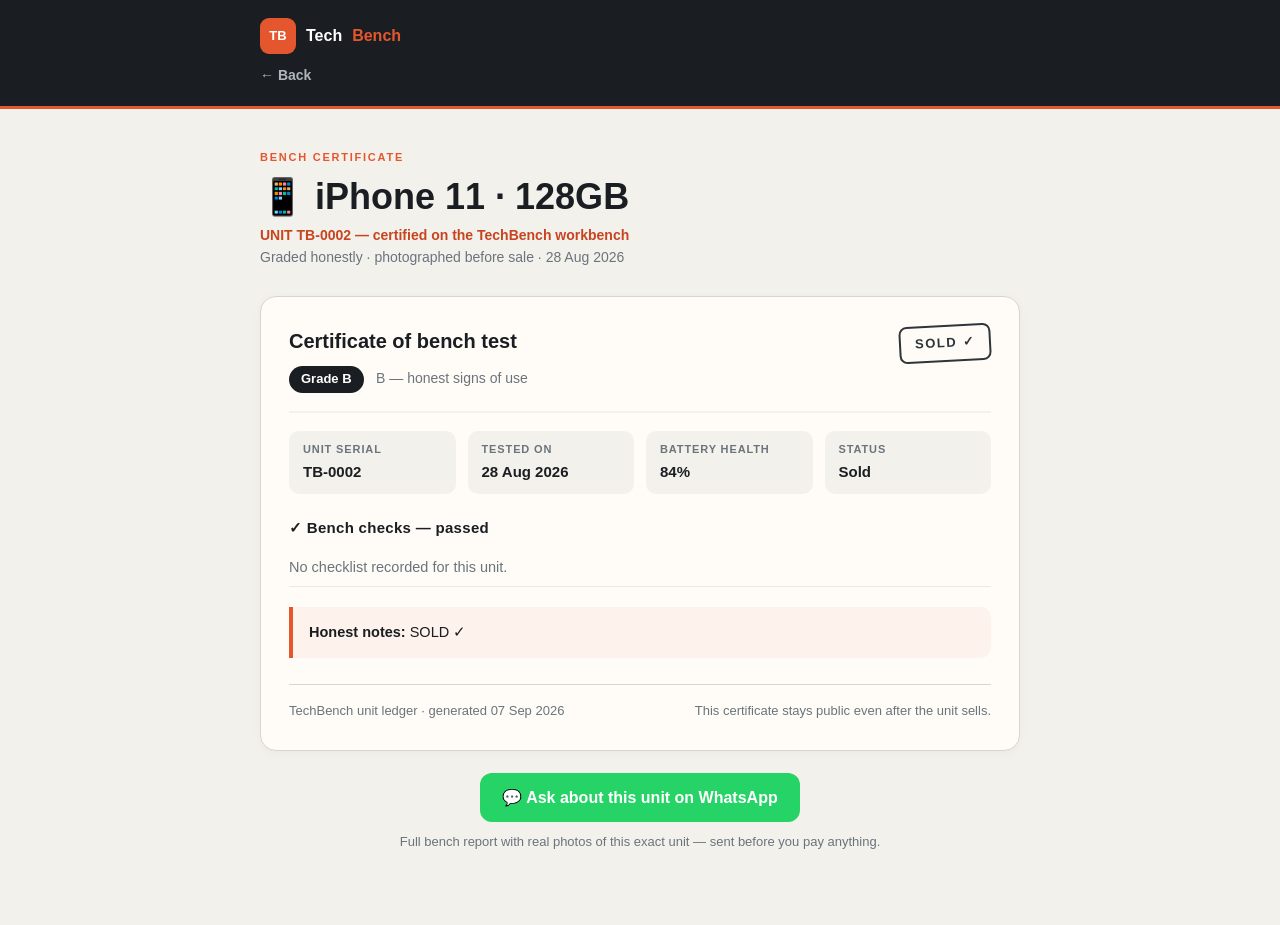
<file: certs/TB-0002.html>
<!DOCTYPE html>
<html lang="en-ZA">
<head>
<meta charset="UTF-8">
<meta name="viewport" content="width=device-width, initial-scale=1.0">
<title>Bench Certificate TB-0002 · iPhone 11 — TechBench</title>
<meta name="robots" content="noindex">
<meta name="theme-color" content="#1a1d21">
<link rel="icon" href="data:image/svg+xml,%3Csvg xmlns='http://www.w3.org/2000/svg' viewBox='0 0 64 64'%3E%3Crect width='64' height='64' rx='14' fill='%23e4572e'/%3E%3Ctext x='32' y='42' font-size='26' font-family='Arial' font-weight='bold' text-anchor='middle' fill='white'%3ETB%3C/text%3E%3C/svg%3E">
<style>
  :root {
    --ink: #1a1d21; --paper: #f3f1ec; --chalk: #fffcf7;
    --bench: #e4572e; --bench-dark: #c7441f;
    --steel: #2e353b; --line: #d9d5cc; --ok: #1e7d46;
  }
  * { box-sizing: border-box; margin: 0; padding: 0; }
  body {
    font-family: -apple-system, BlinkMacSystemFont, "Segoe UI", Roboto, Helvetica, Arial, sans-serif;
    background: var(--paper); color: var(--ink); line-height: 1.6; font-size: 16px;
  }
  a { color: var(--bench-dark); } a:hover { color: var(--bench); }
  :focus-visible { outline: 2.5px solid var(--bench); outline-offset: 3px; }
  .top { background: var(--ink); color: #fff; padding: 18px 0; border-bottom: 3px solid var(--bench); }
  .wrap { width: min(760px, calc(100% - 40px)); margin-inline: auto; }
  .brand { display: inline-flex; align-items: center; gap: 10px; color: #fff; text-decoration: none; font-weight: 800; }
  .logo { width: 36px; height: 36px; border-radius: 9px; background: var(--bench); display: grid; place-items: center; font-size: 13px; font-weight: 800; }
  .brand em { font-style: normal; color: var(--bench); }
  .back { display: inline-block; margin-top: 10px; color: #aeb6bd; text-decoration: none; font-size: 14px; font-weight: 600; }
  .back:hover { color: #fff; }
  main { padding: 40px 0 72px; }
  .kicker { color: var(--bench); font-size: 11px; font-weight: 700; letter-spacing: .16em; text-transform: uppercase; margin-bottom: 10px; }
  h1 { font-size: clamp(1.75rem, 4vw, 2.25rem); line-height: 1.15; margin-bottom: 6px; }
  .meta { color: #6a747c; font-size: 14px; margin-bottom: 28px; }
  .card { background: var(--chalk); border: 1px solid var(--line); border-radius: 16px; padding: 28px; box-shadow: 0 2px 10px rgba(0,0,0,.04); }
  .cert-head { display: flex; align-items: flex-start; justify-content: space-between; gap: 16px; flex-wrap: wrap; border-bottom: 2px solid var(--paper); padding-bottom: 18px; margin-bottom: 18px; }
  .cert-head h2 { font-size: 20px; }
  .tick { color: var(--ok); font-weight: 800; }
  .stamp { display: inline-block; border: 2.5px solid var(--ok); color: var(--ok); font-weight: 800; letter-spacing: .12em; padding: 6px 14px; border-radius: 8px; transform: rotate(-3deg); font-size: 13px; }
  .stamp.sold { border-color: var(--steel); color: var(--steel); }
  .stamp.pending { border-color: #b0851d; color: #b0851d; }
  .unit-line { color: var(--bench-dark); font-weight: 700; font-size: 14px; margin-top: 2px; }
  .grid { display: grid; grid-template-columns: repeat(auto-fit, minmax(150px, 1fr)); gap: 12px; margin: 18px 0; }
  .kv { background: var(--paper); border-radius: 10px; padding: 10px 14px; }
  .kv small { display: block; color: #6a747c; font-size: 11px; font-weight: 700; letter-spacing: .08em; text-transform: uppercase; }
  .kv b { font-size: 15px; }
  .grade-chip { display: inline-block; background: var(--ink); color: #fff; font-weight: 800; font-size: 13px; padding: 3px 12px; border-radius: 99px; }
  h3 { font-size: 15px; margin: 22px 0 10px; letter-spacing: .02em; }
  .bench-list { display: grid; grid-template-columns: repeat(auto-fit, minmax(280px, 1fr)); gap: 8px 18px; }
  .bench-list div { padding: 6px 0; border-bottom: 1px solid #eee9e0; font-size: 14.5px; }
  .bench-list .ok { color: var(--ok); font-weight: 800; margin-right: 6px; }
  .notes { background: #fdf3ec; border-left: 4px solid var(--bench); padding: 14px 16px; border-radius: 0 10px 10px 0; font-size: 14.5px; margin-top: 20px; }
  .cert-foot { margin-top: 26px; padding-top: 16px; border-top: 1px solid var(--line); display: flex; justify-content: space-between; gap: 12px; flex-wrap: wrap; font-size: 13px; color: #6a747c; }
  .verify { margin-top: 22px; text-align: center; }
  .verify a { display: inline-block; background: #25d366; color: #fff; font-weight: 700; text-decoration: none; padding: 12px 22px; border-radius: 12px; }
  .verify a:hover { background: #1eb75a; }
  .verify p { font-size: 13px; color: #6a747c; margin-top: 10px; }
  .doc-list { display: grid; gap: 10px; }
  .doc-row { display: flex; justify-content: space-between; align-items: center; gap: 14px; background: var(--chalk); border: 1px solid var(--line); border-radius: 12px; padding: 14px 18px; text-decoration: none; }
  .doc-row:hover { border-color: var(--bench); }
  .doc-row b { display: block; font-size: 15px; }
  .doc-row small { color: #6a747c; font-size: 13px; }
  .doc-row .tag { font-size: 11px; font-weight: 700; padding: 3px 10px; border-radius: 99px; background: var(--paper); }
  .doc-row .tag.avail { background: #e4f2e9; color: var(--ok); }
  .doc-row .tag.sold { background: #eceff1; color: var(--steel); }
  @media print {
    .top { background: #fff; color: #000; border-bottom: 2px solid #000; }
    .brand { color: #000; } .back { display: none; }
    body { background: #fff; font-size: 12px; }
    .card { box-shadow: none; border: 1px solid #ccc; }
    .verify { display: none; }
  }
</style>
</head>
<body>
<header class="top">
  <div class="wrap">
    <a class="brand" href="../index.html"><span class="logo" aria-hidden="true">TB</span>Tech<em>Bench</em></a>
    <div><a class="back" href="../index.html">← Back</a></div>
  </div>
</header>
<main><div class="wrap">
      <p class="kicker">Bench Certificate</p>
      <h1>📱 iPhone 11 · 128GB</h1>
      <p class="unit-line">UNIT TB-0002 — certified on the TechBench workbench</p>
      <p class="meta">Graded honestly · photographed before sale · 28 Aug 2026</p>

      <div class="card">
        <div class="cert-head">
          <div>
            <h2>Certificate of bench test</h2>
            <div style="margin-top:8px"><span class="grade-chip">Grade B</span>
            <span style="font-size:14px;color:#6a747c;margin-left:8px">B — honest signs of use</span></div>
          </div>
          <span class="stamp sold">SOLD ✓</span>
        </div>

        <div class="grid">
          <div class="kv"><small>Unit serial</small><b>TB-0002</b></div>
          <div class="kv"><small>Tested on</small><b>28 Aug 2026</b></div>
          <div class="kv"><small>Battery health</small><b>84%</b></div>
          <div class="kv"><small>Status</small><b>Sold</b></div>
        </div>

        <h3>✓ Bench checks — passed</h3>
        <div class="bench-list"><div style="color:#6a747c">No checklist recorded for this unit.</div></div>

        <div class="notes"><strong>Honest notes:</strong> SOLD ✓</div>

        <div class="cert-foot">
          <span>TechBench unit ledger · generated 07 Sep 2026</span>
          <span>This certificate stays public even after the unit sells.</span>
        </div>
      </div>

      <div class="verify">
        <a href="https://wa.me/27647928206?text=Hi%20TechBench%20%E2%80%94%20I%20want%20to%20check%20unit%20TB-0002%20%28iPhone%2011%29%20before%20paying.">💬 Ask about this unit on WhatsApp</a>
        <p>Full bench report with real photos of this exact unit — sent before you pay anything.</p>
      </div>
</div></main>
</body>
</html>
</file>
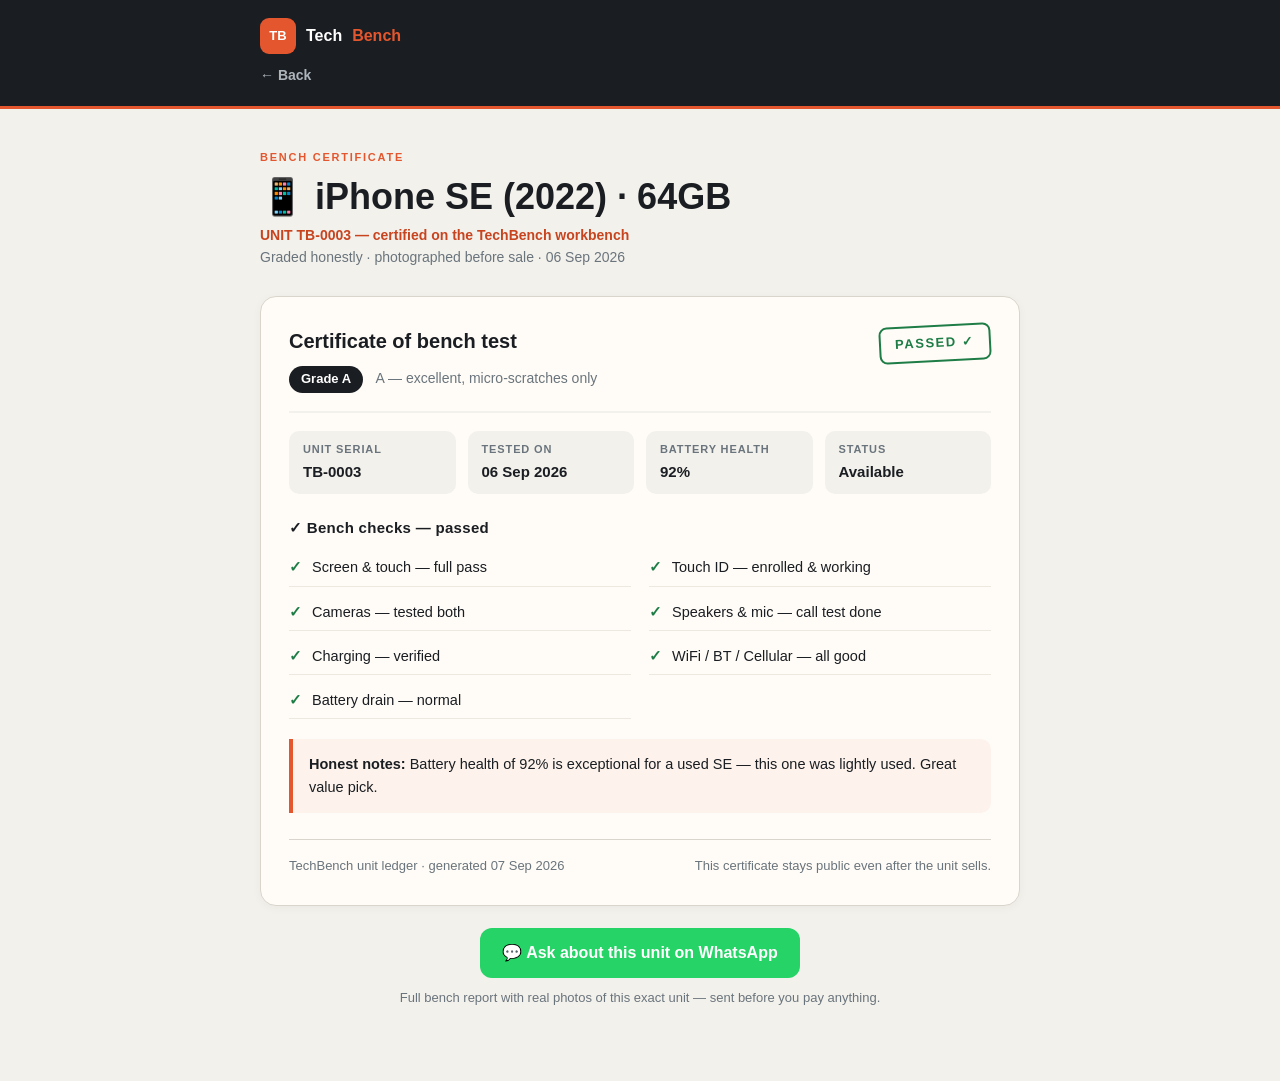
<file: certs/TB-0003.html>
<!DOCTYPE html>
<html lang="en-ZA">
<head>
<meta charset="UTF-8">
<meta name="viewport" content="width=device-width, initial-scale=1.0">
<title>Bench Certificate TB-0003 · iPhone SE (2022) — TechBench</title>
<meta name="robots" content="noindex">
<meta name="theme-color" content="#1a1d21">
<link rel="icon" href="data:image/svg+xml,%3Csvg xmlns='http://www.w3.org/2000/svg' viewBox='0 0 64 64'%3E%3Crect width='64' height='64' rx='14' fill='%23e4572e'/%3E%3Ctext x='32' y='42' font-size='26' font-family='Arial' font-weight='bold' text-anchor='middle' fill='white'%3ETB%3C/text%3E%3C/svg%3E">
<style>
  :root {
    --ink: #1a1d21; --paper: #f3f1ec; --chalk: #fffcf7;
    --bench: #e4572e; --bench-dark: #c7441f;
    --steel: #2e353b; --line: #d9d5cc; --ok: #1e7d46;
  }
  * { box-sizing: border-box; margin: 0; padding: 0; }
  body {
    font-family: -apple-system, BlinkMacSystemFont, "Segoe UI", Roboto, Helvetica, Arial, sans-serif;
    background: var(--paper); color: var(--ink); line-height: 1.6; font-size: 16px;
  }
  a { color: var(--bench-dark); } a:hover { color: var(--bench); }
  :focus-visible { outline: 2.5px solid var(--bench); outline-offset: 3px; }
  .top { background: var(--ink); color: #fff; padding: 18px 0; border-bottom: 3px solid var(--bench); }
  .wrap { width: min(760px, calc(100% - 40px)); margin-inline: auto; }
  .brand { display: inline-flex; align-items: center; gap: 10px; color: #fff; text-decoration: none; font-weight: 800; }
  .logo { width: 36px; height: 36px; border-radius: 9px; background: var(--bench); display: grid; place-items: center; font-size: 13px; font-weight: 800; }
  .brand em { font-style: normal; color: var(--bench); }
  .back { display: inline-block; margin-top: 10px; color: #aeb6bd; text-decoration: none; font-size: 14px; font-weight: 600; }
  .back:hover { color: #fff; }
  main { padding: 40px 0 72px; }
  .kicker { color: var(--bench); font-size: 11px; font-weight: 700; letter-spacing: .16em; text-transform: uppercase; margin-bottom: 10px; }
  h1 { font-size: clamp(1.75rem, 4vw, 2.25rem); line-height: 1.15; margin-bottom: 6px; }
  .meta { color: #6a747c; font-size: 14px; margin-bottom: 28px; }
  .card { background: var(--chalk); border: 1px solid var(--line); border-radius: 16px; padding: 28px; box-shadow: 0 2px 10px rgba(0,0,0,.04); }
  .cert-head { display: flex; align-items: flex-start; justify-content: space-between; gap: 16px; flex-wrap: wrap; border-bottom: 2px solid var(--paper); padding-bottom: 18px; margin-bottom: 18px; }
  .cert-head h2 { font-size: 20px; }
  .tick { color: var(--ok); font-weight: 800; }
  .stamp { display: inline-block; border: 2.5px solid var(--ok); color: var(--ok); font-weight: 800; letter-spacing: .12em; padding: 6px 14px; border-radius: 8px; transform: rotate(-3deg); font-size: 13px; }
  .stamp.sold { border-color: var(--steel); color: var(--steel); }
  .stamp.pending { border-color: #b0851d; color: #b0851d; }
  .unit-line { color: var(--bench-dark); font-weight: 700; font-size: 14px; margin-top: 2px; }
  .grid { display: grid; grid-template-columns: repeat(auto-fit, minmax(150px, 1fr)); gap: 12px; margin: 18px 0; }
  .kv { background: var(--paper); border-radius: 10px; padding: 10px 14px; }
  .kv small { display: block; color: #6a747c; font-size: 11px; font-weight: 700; letter-spacing: .08em; text-transform: uppercase; }
  .kv b { font-size: 15px; }
  .grade-chip { display: inline-block; background: var(--ink); color: #fff; font-weight: 800; font-size: 13px; padding: 3px 12px; border-radius: 99px; }
  h3 { font-size: 15px; margin: 22px 0 10px; letter-spacing: .02em; }
  .bench-list { display: grid; grid-template-columns: repeat(auto-fit, minmax(280px, 1fr)); gap: 8px 18px; }
  .bench-list div { padding: 6px 0; border-bottom: 1px solid #eee9e0; font-size: 14.5px; }
  .bench-list .ok { color: var(--ok); font-weight: 800; margin-right: 6px; }
  .notes { background: #fdf3ec; border-left: 4px solid var(--bench); padding: 14px 16px; border-radius: 0 10px 10px 0; font-size: 14.5px; margin-top: 20px; }
  .cert-foot { margin-top: 26px; padding-top: 16px; border-top: 1px solid var(--line); display: flex; justify-content: space-between; gap: 12px; flex-wrap: wrap; font-size: 13px; color: #6a747c; }
  .verify { margin-top: 22px; text-align: center; }
  .verify a { display: inline-block; background: #25d366; color: #fff; font-weight: 700; text-decoration: none; padding: 12px 22px; border-radius: 12px; }
  .verify a:hover { background: #1eb75a; }
  .verify p { font-size: 13px; color: #6a747c; margin-top: 10px; }
  .doc-list { display: grid; gap: 10px; }
  .doc-row { display: flex; justify-content: space-between; align-items: center; gap: 14px; background: var(--chalk); border: 1px solid var(--line); border-radius: 12px; padding: 14px 18px; text-decoration: none; }
  .doc-row:hover { border-color: var(--bench); }
  .doc-row b { display: block; font-size: 15px; }
  .doc-row small { color: #6a747c; font-size: 13px; }
  .doc-row .tag { font-size: 11px; font-weight: 700; padding: 3px 10px; border-radius: 99px; background: var(--paper); }
  .doc-row .tag.avail { background: #e4f2e9; color: var(--ok); }
  .doc-row .tag.sold { background: #eceff1; color: var(--steel); }
  @media print {
    .top { background: #fff; color: #000; border-bottom: 2px solid #000; }
    .brand { color: #000; } .back { display: none; }
    body { background: #fff; font-size: 12px; }
    .card { box-shadow: none; border: 1px solid #ccc; }
    .verify { display: none; }
  }
</style>
</head>
<body>
<header class="top">
  <div class="wrap">
    <a class="brand" href="../index.html"><span class="logo" aria-hidden="true">TB</span>Tech<em>Bench</em></a>
    <div><a class="back" href="../index.html">← Back</a></div>
  </div>
</header>
<main><div class="wrap">
      <p class="kicker">Bench Certificate</p>
      <h1>📱 iPhone SE (2022) · 64GB</h1>
      <p class="unit-line">UNIT TB-0003 — certified on the TechBench workbench</p>
      <p class="meta">Graded honestly · photographed before sale · 06 Sep 2026</p>

      <div class="card">
        <div class="cert-head">
          <div>
            <h2>Certificate of bench test</h2>
            <div style="margin-top:8px"><span class="grade-chip">Grade A</span>
            <span style="font-size:14px;color:#6a747c;margin-left:8px">A — excellent, micro-scratches only</span></div>
          </div>
          <span class="stamp">PASSED ✓</span>
        </div>

        <div class="grid">
          <div class="kv"><small>Unit serial</small><b>TB-0003</b></div>
          <div class="kv"><small>Tested on</small><b>06 Sep 2026</b></div>
          <div class="kv"><small>Battery health</small><b>92%</b></div>
          <div class="kv"><small>Status</small><b>Available</b></div>
        </div>

        <h3>✓ Bench checks — passed</h3>
        <div class="bench-list"><div><span class="ok">✓</span> Screen &amp; touch — full pass</div><div><span class="ok">✓</span> Touch ID — enrolled &amp; working</div><div><span class="ok">✓</span> Cameras — tested both</div><div><span class="ok">✓</span> Speakers &amp; mic — call test done</div><div><span class="ok">✓</span> Charging — verified</div><div><span class="ok">✓</span> WiFi / BT / Cellular — all good</div><div><span class="ok">✓</span> Battery drain — normal</div></div>

        <div class="notes"><strong>Honest notes:</strong> Battery health of 92% is exceptional for a used SE — this one was lightly used. Great value pick.</div>

        <div class="cert-foot">
          <span>TechBench unit ledger · generated 07 Sep 2026</span>
          <span>This certificate stays public even after the unit sells.</span>
        </div>
      </div>

      <div class="verify">
        <a href="https://wa.me/27647928206?text=Hi%20TechBench%20%E2%80%94%20I%20want%20to%20check%20unit%20TB-0003%20%28iPhone%20SE%20%282022%29%29%20before%20paying.">💬 Ask about this unit on WhatsApp</a>
        <p>Full bench report with real photos of this exact unit — sent before you pay anything.</p>
      </div>
</div></main>
</body>
</html>
</file>
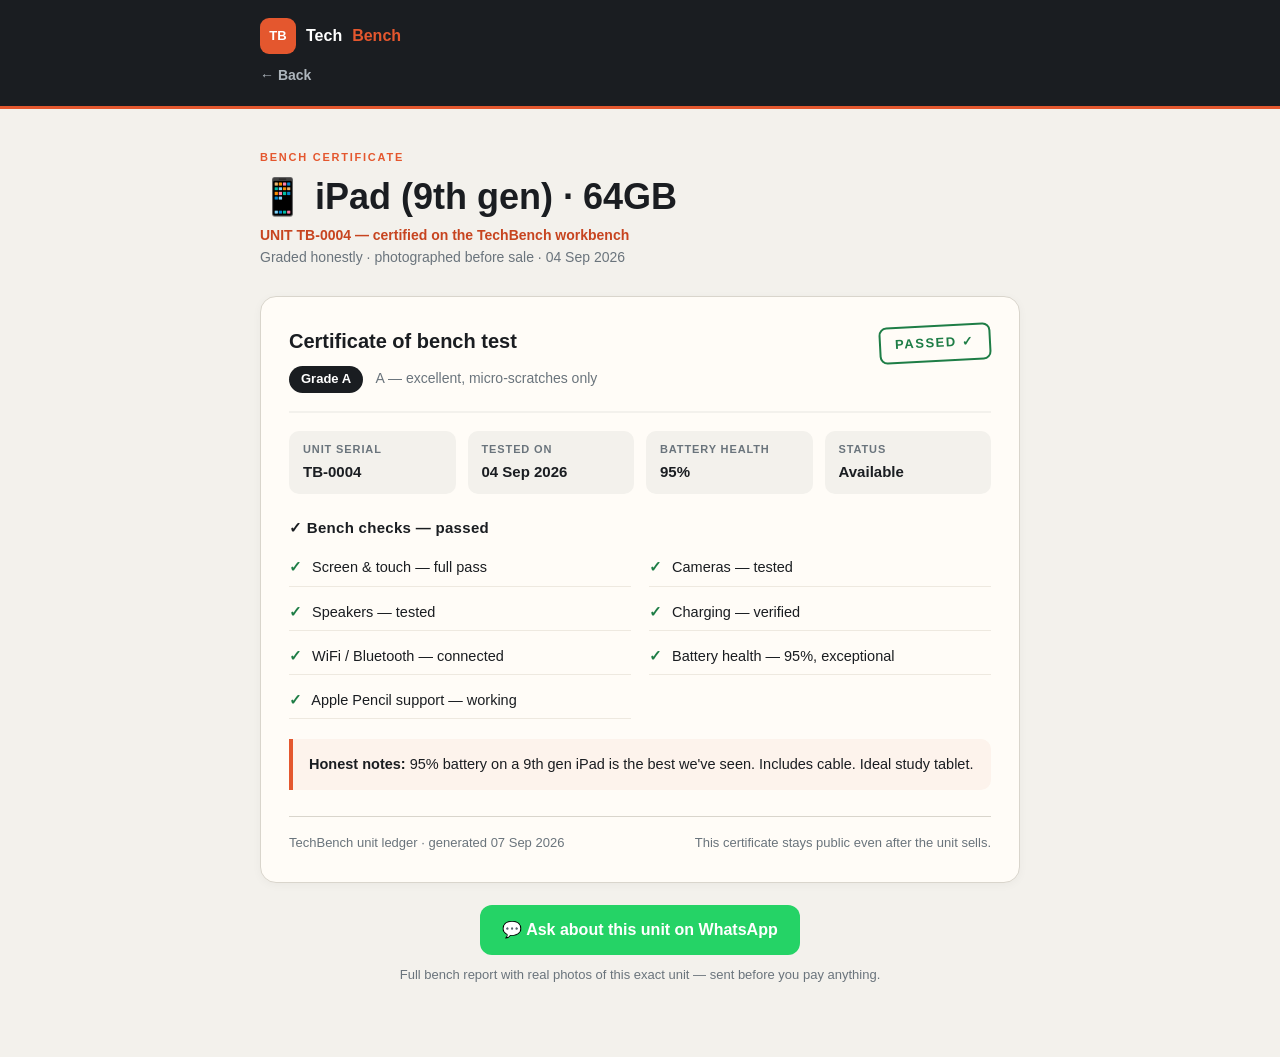
<file: certs/TB-0004.html>
<!DOCTYPE html>
<html lang="en-ZA">
<head>
<meta charset="UTF-8">
<meta name="viewport" content="width=device-width, initial-scale=1.0">
<title>Bench Certificate TB-0004 · iPad (9th gen) — TechBench</title>
<meta name="robots" content="noindex">
<meta name="theme-color" content="#1a1d21">
<link rel="icon" href="data:image/svg+xml,%3Csvg xmlns='http://www.w3.org/2000/svg' viewBox='0 0 64 64'%3E%3Crect width='64' height='64' rx='14' fill='%23e4572e'/%3E%3Ctext x='32' y='42' font-size='26' font-family='Arial' font-weight='bold' text-anchor='middle' fill='white'%3ETB%3C/text%3E%3C/svg%3E">
<style>
  :root {
    --ink: #1a1d21; --paper: #f3f1ec; --chalk: #fffcf7;
    --bench: #e4572e; --bench-dark: #c7441f;
    --steel: #2e353b; --line: #d9d5cc; --ok: #1e7d46;
  }
  * { box-sizing: border-box; margin: 0; padding: 0; }
  body {
    font-family: -apple-system, BlinkMacSystemFont, "Segoe UI", Roboto, Helvetica, Arial, sans-serif;
    background: var(--paper); color: var(--ink); line-height: 1.6; font-size: 16px;
  }
  a { color: var(--bench-dark); } a:hover { color: var(--bench); }
  :focus-visible { outline: 2.5px solid var(--bench); outline-offset: 3px; }
  .top { background: var(--ink); color: #fff; padding: 18px 0; border-bottom: 3px solid var(--bench); }
  .wrap { width: min(760px, calc(100% - 40px)); margin-inline: auto; }
  .brand { display: inline-flex; align-items: center; gap: 10px; color: #fff; text-decoration: none; font-weight: 800; }
  .logo { width: 36px; height: 36px; border-radius: 9px; background: var(--bench); display: grid; place-items: center; font-size: 13px; font-weight: 800; }
  .brand em { font-style: normal; color: var(--bench); }
  .back { display: inline-block; margin-top: 10px; color: #aeb6bd; text-decoration: none; font-size: 14px; font-weight: 600; }
  .back:hover { color: #fff; }
  main { padding: 40px 0 72px; }
  .kicker { color: var(--bench); font-size: 11px; font-weight: 700; letter-spacing: .16em; text-transform: uppercase; margin-bottom: 10px; }
  h1 { font-size: clamp(1.75rem, 4vw, 2.25rem); line-height: 1.15; margin-bottom: 6px; }
  .meta { color: #6a747c; font-size: 14px; margin-bottom: 28px; }
  .card { background: var(--chalk); border: 1px solid var(--line); border-radius: 16px; padding: 28px; box-shadow: 0 2px 10px rgba(0,0,0,.04); }
  .cert-head { display: flex; align-items: flex-start; justify-content: space-between; gap: 16px; flex-wrap: wrap; border-bottom: 2px solid var(--paper); padding-bottom: 18px; margin-bottom: 18px; }
  .cert-head h2 { font-size: 20px; }
  .tick { color: var(--ok); font-weight: 800; }
  .stamp { display: inline-block; border: 2.5px solid var(--ok); color: var(--ok); font-weight: 800; letter-spacing: .12em; padding: 6px 14px; border-radius: 8px; transform: rotate(-3deg); font-size: 13px; }
  .stamp.sold { border-color: var(--steel); color: var(--steel); }
  .stamp.pending { border-color: #b0851d; color: #b0851d; }
  .unit-line { color: var(--bench-dark); font-weight: 700; font-size: 14px; margin-top: 2px; }
  .grid { display: grid; grid-template-columns: repeat(auto-fit, minmax(150px, 1fr)); gap: 12px; margin: 18px 0; }
  .kv { background: var(--paper); border-radius: 10px; padding: 10px 14px; }
  .kv small { display: block; color: #6a747c; font-size: 11px; font-weight: 700; letter-spacing: .08em; text-transform: uppercase; }
  .kv b { font-size: 15px; }
  .grade-chip { display: inline-block; background: var(--ink); color: #fff; font-weight: 800; font-size: 13px; padding: 3px 12px; border-radius: 99px; }
  h3 { font-size: 15px; margin: 22px 0 10px; letter-spacing: .02em; }
  .bench-list { display: grid; grid-template-columns: repeat(auto-fit, minmax(280px, 1fr)); gap: 8px 18px; }
  .bench-list div { padding: 6px 0; border-bottom: 1px solid #eee9e0; font-size: 14.5px; }
  .bench-list .ok { color: var(--ok); font-weight: 800; margin-right: 6px; }
  .notes { background: #fdf3ec; border-left: 4px solid var(--bench); padding: 14px 16px; border-radius: 0 10px 10px 0; font-size: 14.5px; margin-top: 20px; }
  .cert-foot { margin-top: 26px; padding-top: 16px; border-top: 1px solid var(--line); display: flex; justify-content: space-between; gap: 12px; flex-wrap: wrap; font-size: 13px; color: #6a747c; }
  .verify { margin-top: 22px; text-align: center; }
  .verify a { display: inline-block; background: #25d366; color: #fff; font-weight: 700; text-decoration: none; padding: 12px 22px; border-radius: 12px; }
  .verify a:hover { background: #1eb75a; }
  .verify p { font-size: 13px; color: #6a747c; margin-top: 10px; }
  .doc-list { display: grid; gap: 10px; }
  .doc-row { display: flex; justify-content: space-between; align-items: center; gap: 14px; background: var(--chalk); border: 1px solid var(--line); border-radius: 12px; padding: 14px 18px; text-decoration: none; }
  .doc-row:hover { border-color: var(--bench); }
  .doc-row b { display: block; font-size: 15px; }
  .doc-row small { color: #6a747c; font-size: 13px; }
  .doc-row .tag { font-size: 11px; font-weight: 700; padding: 3px 10px; border-radius: 99px; background: var(--paper); }
  .doc-row .tag.avail { background: #e4f2e9; color: var(--ok); }
  .doc-row .tag.sold { background: #eceff1; color: var(--steel); }
  @media print {
    .top { background: #fff; color: #000; border-bottom: 2px solid #000; }
    .brand { color: #000; } .back { display: none; }
    body { background: #fff; font-size: 12px; }
    .card { box-shadow: none; border: 1px solid #ccc; }
    .verify { display: none; }
  }
</style>
</head>
<body>
<header class="top">
  <div class="wrap">
    <a class="brand" href="../index.html"><span class="logo" aria-hidden="true">TB</span>Tech<em>Bench</em></a>
    <div><a class="back" href="../index.html">← Back</a></div>
  </div>
</header>
<main><div class="wrap">
      <p class="kicker">Bench Certificate</p>
      <h1>📱 iPad (9th gen) · 64GB</h1>
      <p class="unit-line">UNIT TB-0004 — certified on the TechBench workbench</p>
      <p class="meta">Graded honestly · photographed before sale · 04 Sep 2026</p>

      <div class="card">
        <div class="cert-head">
          <div>
            <h2>Certificate of bench test</h2>
            <div style="margin-top:8px"><span class="grade-chip">Grade A</span>
            <span style="font-size:14px;color:#6a747c;margin-left:8px">A — excellent, micro-scratches only</span></div>
          </div>
          <span class="stamp">PASSED ✓</span>
        </div>

        <div class="grid">
          <div class="kv"><small>Unit serial</small><b>TB-0004</b></div>
          <div class="kv"><small>Tested on</small><b>04 Sep 2026</b></div>
          <div class="kv"><small>Battery health</small><b>95%</b></div>
          <div class="kv"><small>Status</small><b>Available</b></div>
        </div>

        <h3>✓ Bench checks — passed</h3>
        <div class="bench-list"><div><span class="ok">✓</span> Screen &amp; touch — full pass</div><div><span class="ok">✓</span> Cameras — tested</div><div><span class="ok">✓</span> Speakers — tested</div><div><span class="ok">✓</span> Charging — verified</div><div><span class="ok">✓</span> WiFi / Bluetooth — connected</div><div><span class="ok">✓</span> Battery health — 95%, exceptional</div><div><span class="ok">✓</span> Apple Pencil support — working</div></div>

        <div class="notes"><strong>Honest notes:</strong> 95% battery on a 9th gen iPad is the best we&#x27;ve seen. Includes cable. Ideal study tablet.</div>

        <div class="cert-foot">
          <span>TechBench unit ledger · generated 07 Sep 2026</span>
          <span>This certificate stays public even after the unit sells.</span>
        </div>
      </div>

      <div class="verify">
        <a href="https://wa.me/27647928206?text=Hi%20TechBench%20%E2%80%94%20I%20want%20to%20check%20unit%20TB-0004%20%28iPad%20%289th%20gen%29%29%20before%20paying.">💬 Ask about this unit on WhatsApp</a>
        <p>Full bench report with real photos of this exact unit — sent before you pay anything.</p>
      </div>
</div></main>
</body>
</html>
</file>
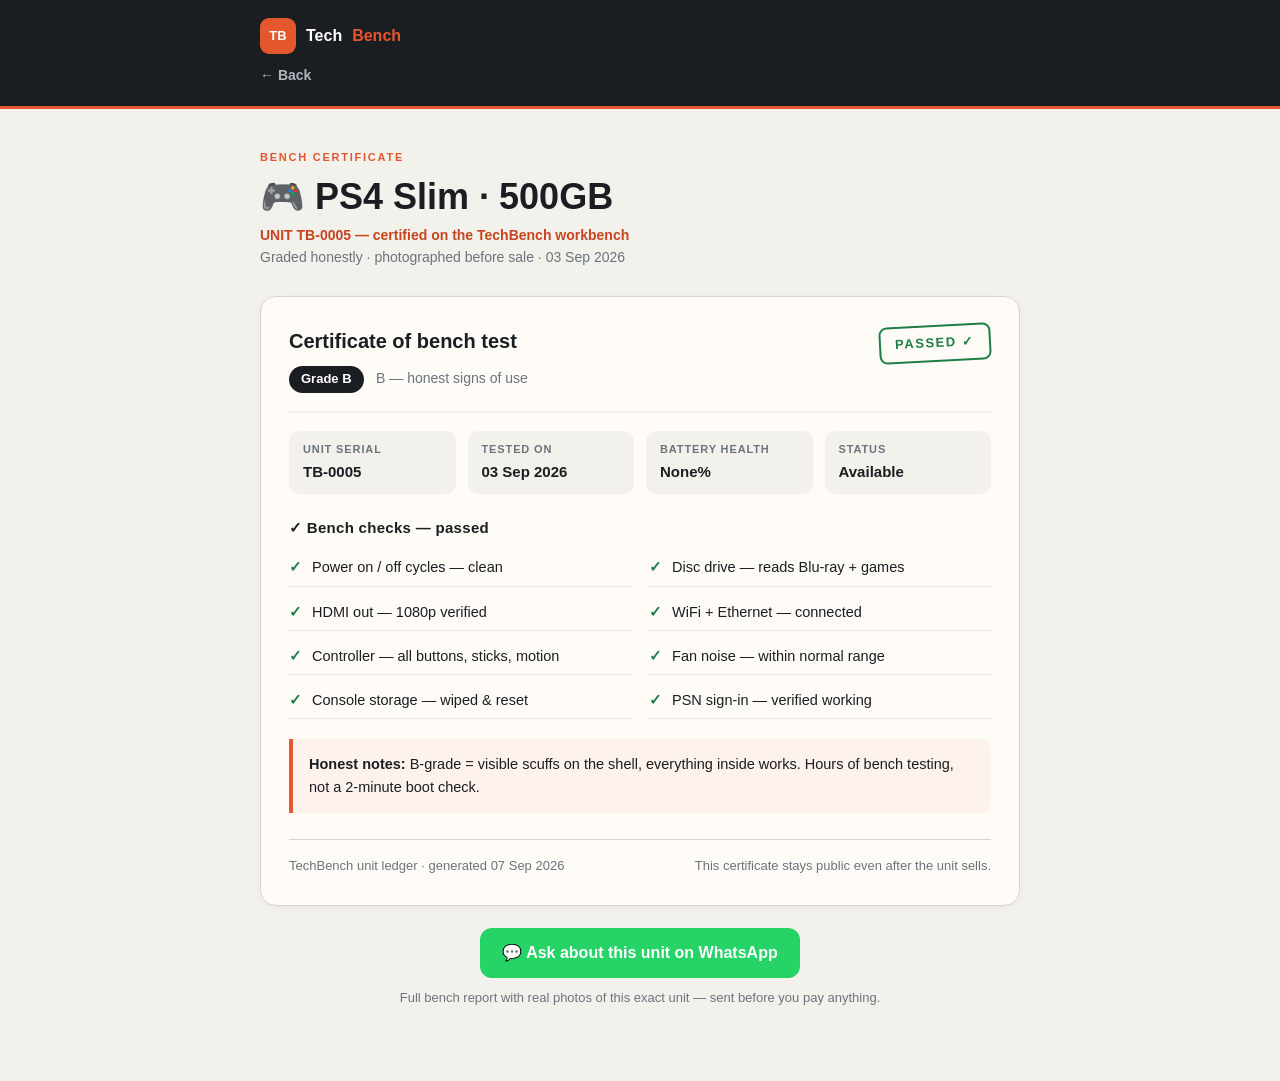
<file: certs/TB-0005.html>
<!DOCTYPE html>
<html lang="en-ZA">
<head>
<meta charset="UTF-8">
<meta name="viewport" content="width=device-width, initial-scale=1.0">
<title>Bench Certificate TB-0005 · PS4 Slim — TechBench</title>
<meta name="robots" content="noindex">
<meta name="theme-color" content="#1a1d21">
<link rel="icon" href="data:image/svg+xml,%3Csvg xmlns='http://www.w3.org/2000/svg' viewBox='0 0 64 64'%3E%3Crect width='64' height='64' rx='14' fill='%23e4572e'/%3E%3Ctext x='32' y='42' font-size='26' font-family='Arial' font-weight='bold' text-anchor='middle' fill='white'%3ETB%3C/text%3E%3C/svg%3E">
<style>
  :root {
    --ink: #1a1d21; --paper: #f3f1ec; --chalk: #fffcf7;
    --bench: #e4572e; --bench-dark: #c7441f;
    --steel: #2e353b; --line: #d9d5cc; --ok: #1e7d46;
  }
  * { box-sizing: border-box; margin: 0; padding: 0; }
  body {
    font-family: -apple-system, BlinkMacSystemFont, "Segoe UI", Roboto, Helvetica, Arial, sans-serif;
    background: var(--paper); color: var(--ink); line-height: 1.6; font-size: 16px;
  }
  a { color: var(--bench-dark); } a:hover { color: var(--bench); }
  :focus-visible { outline: 2.5px solid var(--bench); outline-offset: 3px; }
  .top { background: var(--ink); color: #fff; padding: 18px 0; border-bottom: 3px solid var(--bench); }
  .wrap { width: min(760px, calc(100% - 40px)); margin-inline: auto; }
  .brand { display: inline-flex; align-items: center; gap: 10px; color: #fff; text-decoration: none; font-weight: 800; }
  .logo { width: 36px; height: 36px; border-radius: 9px; background: var(--bench); display: grid; place-items: center; font-size: 13px; font-weight: 800; }
  .brand em { font-style: normal; color: var(--bench); }
  .back { display: inline-block; margin-top: 10px; color: #aeb6bd; text-decoration: none; font-size: 14px; font-weight: 600; }
  .back:hover { color: #fff; }
  main { padding: 40px 0 72px; }
  .kicker { color: var(--bench); font-size: 11px; font-weight: 700; letter-spacing: .16em; text-transform: uppercase; margin-bottom: 10px; }
  h1 { font-size: clamp(1.75rem, 4vw, 2.25rem); line-height: 1.15; margin-bottom: 6px; }
  .meta { color: #6a747c; font-size: 14px; margin-bottom: 28px; }
  .card { background: var(--chalk); border: 1px solid var(--line); border-radius: 16px; padding: 28px; box-shadow: 0 2px 10px rgba(0,0,0,.04); }
  .cert-head { display: flex; align-items: flex-start; justify-content: space-between; gap: 16px; flex-wrap: wrap; border-bottom: 2px solid var(--paper); padding-bottom: 18px; margin-bottom: 18px; }
  .cert-head h2 { font-size: 20px; }
  .tick { color: var(--ok); font-weight: 800; }
  .stamp { display: inline-block; border: 2.5px solid var(--ok); color: var(--ok); font-weight: 800; letter-spacing: .12em; padding: 6px 14px; border-radius: 8px; transform: rotate(-3deg); font-size: 13px; }
  .stamp.sold { border-color: var(--steel); color: var(--steel); }
  .stamp.pending { border-color: #b0851d; color: #b0851d; }
  .unit-line { color: var(--bench-dark); font-weight: 700; font-size: 14px; margin-top: 2px; }
  .grid { display: grid; grid-template-columns: repeat(auto-fit, minmax(150px, 1fr)); gap: 12px; margin: 18px 0; }
  .kv { background: var(--paper); border-radius: 10px; padding: 10px 14px; }
  .kv small { display: block; color: #6a747c; font-size: 11px; font-weight: 700; letter-spacing: .08em; text-transform: uppercase; }
  .kv b { font-size: 15px; }
  .grade-chip { display: inline-block; background: var(--ink); color: #fff; font-weight: 800; font-size: 13px; padding: 3px 12px; border-radius: 99px; }
  h3 { font-size: 15px; margin: 22px 0 10px; letter-spacing: .02em; }
  .bench-list { display: grid; grid-template-columns: repeat(auto-fit, minmax(280px, 1fr)); gap: 8px 18px; }
  .bench-list div { padding: 6px 0; border-bottom: 1px solid #eee9e0; font-size: 14.5px; }
  .bench-list .ok { color: var(--ok); font-weight: 800; margin-right: 6px; }
  .notes { background: #fdf3ec; border-left: 4px solid var(--bench); padding: 14px 16px; border-radius: 0 10px 10px 0; font-size: 14.5px; margin-top: 20px; }
  .cert-foot { margin-top: 26px; padding-top: 16px; border-top: 1px solid var(--line); display: flex; justify-content: space-between; gap: 12px; flex-wrap: wrap; font-size: 13px; color: #6a747c; }
  .verify { margin-top: 22px; text-align: center; }
  .verify a { display: inline-block; background: #25d366; color: #fff; font-weight: 700; text-decoration: none; padding: 12px 22px; border-radius: 12px; }
  .verify a:hover { background: #1eb75a; }
  .verify p { font-size: 13px; color: #6a747c; margin-top: 10px; }
  .doc-list { display: grid; gap: 10px; }
  .doc-row { display: flex; justify-content: space-between; align-items: center; gap: 14px; background: var(--chalk); border: 1px solid var(--line); border-radius: 12px; padding: 14px 18px; text-decoration: none; }
  .doc-row:hover { border-color: var(--bench); }
  .doc-row b { display: block; font-size: 15px; }
  .doc-row small { color: #6a747c; font-size: 13px; }
  .doc-row .tag { font-size: 11px; font-weight: 700; padding: 3px 10px; border-radius: 99px; background: var(--paper); }
  .doc-row .tag.avail { background: #e4f2e9; color: var(--ok); }
  .doc-row .tag.sold { background: #eceff1; color: var(--steel); }
  @media print {
    .top { background: #fff; color: #000; border-bottom: 2px solid #000; }
    .brand { color: #000; } .back { display: none; }
    body { background: #fff; font-size: 12px; }
    .card { box-shadow: none; border: 1px solid #ccc; }
    .verify { display: none; }
  }
</style>
</head>
<body>
<header class="top">
  <div class="wrap">
    <a class="brand" href="../index.html"><span class="logo" aria-hidden="true">TB</span>Tech<em>Bench</em></a>
    <div><a class="back" href="../index.html">← Back</a></div>
  </div>
</header>
<main><div class="wrap">
      <p class="kicker">Bench Certificate</p>
      <h1>🎮 PS4 Slim · 500GB</h1>
      <p class="unit-line">UNIT TB-0005 — certified on the TechBench workbench</p>
      <p class="meta">Graded honestly · photographed before sale · 03 Sep 2026</p>

      <div class="card">
        <div class="cert-head">
          <div>
            <h2>Certificate of bench test</h2>
            <div style="margin-top:8px"><span class="grade-chip">Grade B</span>
            <span style="font-size:14px;color:#6a747c;margin-left:8px">B — honest signs of use</span></div>
          </div>
          <span class="stamp">PASSED ✓</span>
        </div>

        <div class="grid">
          <div class="kv"><small>Unit serial</small><b>TB-0005</b></div>
          <div class="kv"><small>Tested on</small><b>03 Sep 2026</b></div>
          <div class="kv"><small>Battery health</small><b>None%</b></div>
          <div class="kv"><small>Status</small><b>Available</b></div>
        </div>

        <h3>✓ Bench checks — passed</h3>
        <div class="bench-list"><div><span class="ok">✓</span> Power on / off cycles — clean</div><div><span class="ok">✓</span> Disc drive — reads Blu-ray + games</div><div><span class="ok">✓</span> HDMI out — 1080p verified</div><div><span class="ok">✓</span> WiFi + Ethernet — connected</div><div><span class="ok">✓</span> Controller — all buttons, sticks, motion</div><div><span class="ok">✓</span> Fan noise — within normal range</div><div><span class="ok">✓</span> Console storage — wiped &amp; reset</div><div><span class="ok">✓</span> PSN sign-in — verified working</div></div>

        <div class="notes"><strong>Honest notes:</strong> B-grade = visible scuffs on the shell, everything inside works. Hours of bench testing, not a 2-minute boot check.</div>

        <div class="cert-foot">
          <span>TechBench unit ledger · generated 07 Sep 2026</span>
          <span>This certificate stays public even after the unit sells.</span>
        </div>
      </div>

      <div class="verify">
        <a href="https://wa.me/27647928206?text=Hi%20TechBench%20%E2%80%94%20I%20want%20to%20check%20unit%20TB-0005%20%28PS4%20Slim%29%20before%20paying.">💬 Ask about this unit on WhatsApp</a>
        <p>Full bench report with real photos of this exact unit — sent before you pay anything.</p>
      </div>
</div></main>
</body>
</html>
</file>
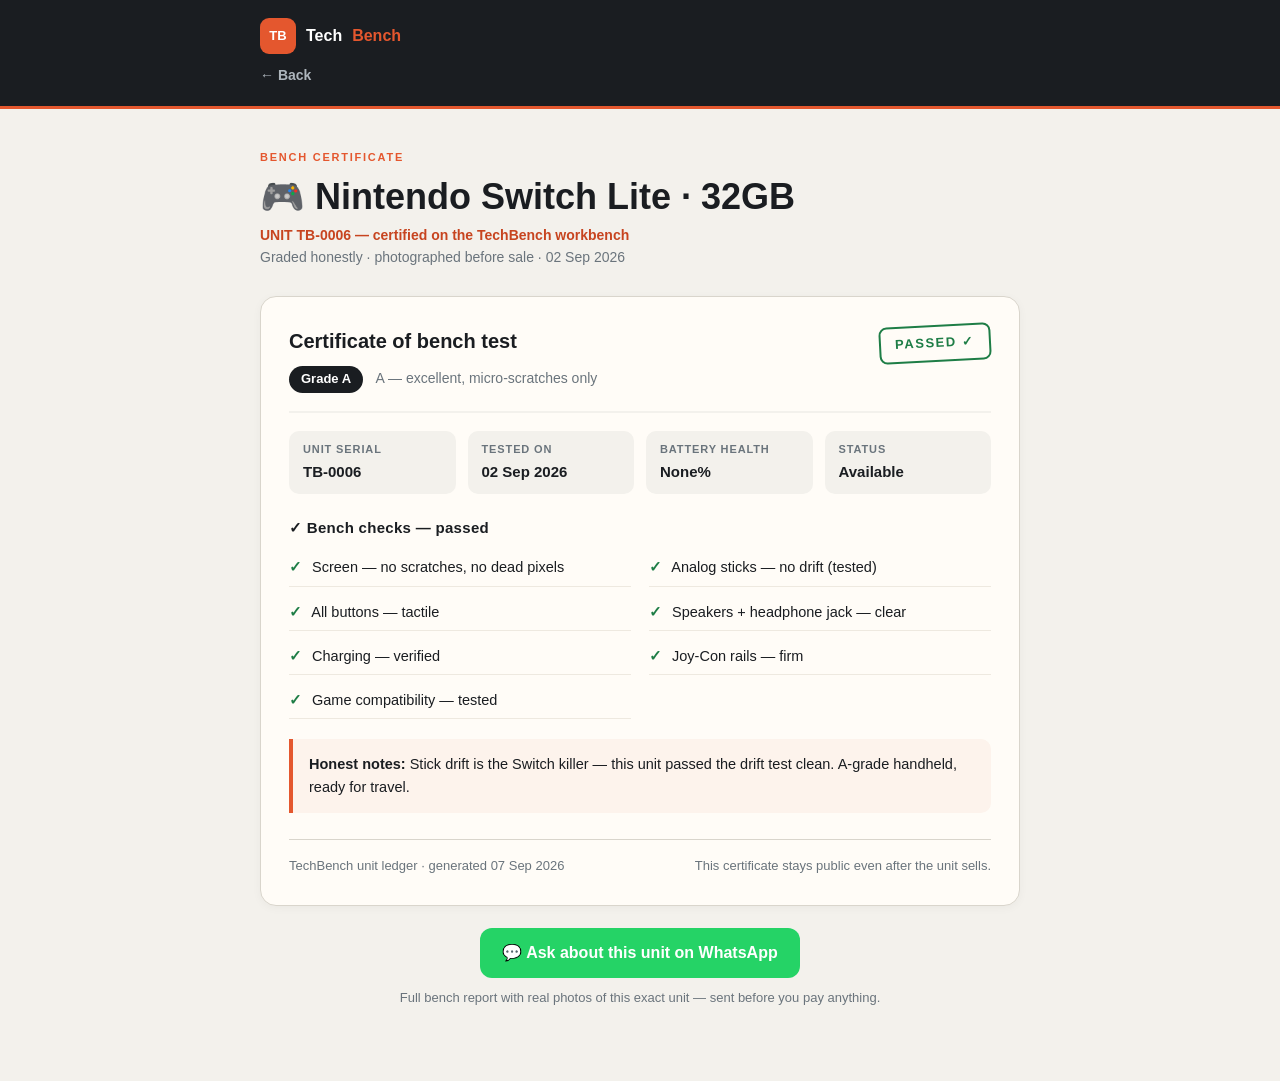
<file: certs/TB-0006.html>
<!DOCTYPE html>
<html lang="en-ZA">
<head>
<meta charset="UTF-8">
<meta name="viewport" content="width=device-width, initial-scale=1.0">
<title>Bench Certificate TB-0006 · Nintendo Switch Lite — TechBench</title>
<meta name="robots" content="noindex">
<meta name="theme-color" content="#1a1d21">
<link rel="icon" href="data:image/svg+xml,%3Csvg xmlns='http://www.w3.org/2000/svg' viewBox='0 0 64 64'%3E%3Crect width='64' height='64' rx='14' fill='%23e4572e'/%3E%3Ctext x='32' y='42' font-size='26' font-family='Arial' font-weight='bold' text-anchor='middle' fill='white'%3ETB%3C/text%3E%3C/svg%3E">
<style>
  :root {
    --ink: #1a1d21; --paper: #f3f1ec; --chalk: #fffcf7;
    --bench: #e4572e; --bench-dark: #c7441f;
    --steel: #2e353b; --line: #d9d5cc; --ok: #1e7d46;
  }
  * { box-sizing: border-box; margin: 0; padding: 0; }
  body {
    font-family: -apple-system, BlinkMacSystemFont, "Segoe UI", Roboto, Helvetica, Arial, sans-serif;
    background: var(--paper); color: var(--ink); line-height: 1.6; font-size: 16px;
  }
  a { color: var(--bench-dark); } a:hover { color: var(--bench); }
  :focus-visible { outline: 2.5px solid var(--bench); outline-offset: 3px; }
  .top { background: var(--ink); color: #fff; padding: 18px 0; border-bottom: 3px solid var(--bench); }
  .wrap { width: min(760px, calc(100% - 40px)); margin-inline: auto; }
  .brand { display: inline-flex; align-items: center; gap: 10px; color: #fff; text-decoration: none; font-weight: 800; }
  .logo { width: 36px; height: 36px; border-radius: 9px; background: var(--bench); display: grid; place-items: center; font-size: 13px; font-weight: 800; }
  .brand em { font-style: normal; color: var(--bench); }
  .back { display: inline-block; margin-top: 10px; color: #aeb6bd; text-decoration: none; font-size: 14px; font-weight: 600; }
  .back:hover { color: #fff; }
  main { padding: 40px 0 72px; }
  .kicker { color: var(--bench); font-size: 11px; font-weight: 700; letter-spacing: .16em; text-transform: uppercase; margin-bottom: 10px; }
  h1 { font-size: clamp(1.75rem, 4vw, 2.25rem); line-height: 1.15; margin-bottom: 6px; }
  .meta { color: #6a747c; font-size: 14px; margin-bottom: 28px; }
  .card { background: var(--chalk); border: 1px solid var(--line); border-radius: 16px; padding: 28px; box-shadow: 0 2px 10px rgba(0,0,0,.04); }
  .cert-head { display: flex; align-items: flex-start; justify-content: space-between; gap: 16px; flex-wrap: wrap; border-bottom: 2px solid var(--paper); padding-bottom: 18px; margin-bottom: 18px; }
  .cert-head h2 { font-size: 20px; }
  .tick { color: var(--ok); font-weight: 800; }
  .stamp { display: inline-block; border: 2.5px solid var(--ok); color: var(--ok); font-weight: 800; letter-spacing: .12em; padding: 6px 14px; border-radius: 8px; transform: rotate(-3deg); font-size: 13px; }
  .stamp.sold { border-color: var(--steel); color: var(--steel); }
  .stamp.pending { border-color: #b0851d; color: #b0851d; }
  .unit-line { color: var(--bench-dark); font-weight: 700; font-size: 14px; margin-top: 2px; }
  .grid { display: grid; grid-template-columns: repeat(auto-fit, minmax(150px, 1fr)); gap: 12px; margin: 18px 0; }
  .kv { background: var(--paper); border-radius: 10px; padding: 10px 14px; }
  .kv small { display: block; color: #6a747c; font-size: 11px; font-weight: 700; letter-spacing: .08em; text-transform: uppercase; }
  .kv b { font-size: 15px; }
  .grade-chip { display: inline-block; background: var(--ink); color: #fff; font-weight: 800; font-size: 13px; padding: 3px 12px; border-radius: 99px; }
  h3 { font-size: 15px; margin: 22px 0 10px; letter-spacing: .02em; }
  .bench-list { display: grid; grid-template-columns: repeat(auto-fit, minmax(280px, 1fr)); gap: 8px 18px; }
  .bench-list div { padding: 6px 0; border-bottom: 1px solid #eee9e0; font-size: 14.5px; }
  .bench-list .ok { color: var(--ok); font-weight: 800; margin-right: 6px; }
  .notes { background: #fdf3ec; border-left: 4px solid var(--bench); padding: 14px 16px; border-radius: 0 10px 10px 0; font-size: 14.5px; margin-top: 20px; }
  .cert-foot { margin-top: 26px; padding-top: 16px; border-top: 1px solid var(--line); display: flex; justify-content: space-between; gap: 12px; flex-wrap: wrap; font-size: 13px; color: #6a747c; }
  .verify { margin-top: 22px; text-align: center; }
  .verify a { display: inline-block; background: #25d366; color: #fff; font-weight: 700; text-decoration: none; padding: 12px 22px; border-radius: 12px; }
  .verify a:hover { background: #1eb75a; }
  .verify p { font-size: 13px; color: #6a747c; margin-top: 10px; }
  .doc-list { display: grid; gap: 10px; }
  .doc-row { display: flex; justify-content: space-between; align-items: center; gap: 14px; background: var(--chalk); border: 1px solid var(--line); border-radius: 12px; padding: 14px 18px; text-decoration: none; }
  .doc-row:hover { border-color: var(--bench); }
  .doc-row b { display: block; font-size: 15px; }
  .doc-row small { color: #6a747c; font-size: 13px; }
  .doc-row .tag { font-size: 11px; font-weight: 700; padding: 3px 10px; border-radius: 99px; background: var(--paper); }
  .doc-row .tag.avail { background: #e4f2e9; color: var(--ok); }
  .doc-row .tag.sold { background: #eceff1; color: var(--steel); }
  @media print {
    .top { background: #fff; color: #000; border-bottom: 2px solid #000; }
    .brand { color: #000; } .back { display: none; }
    body { background: #fff; font-size: 12px; }
    .card { box-shadow: none; border: 1px solid #ccc; }
    .verify { display: none; }
  }
</style>
</head>
<body>
<header class="top">
  <div class="wrap">
    <a class="brand" href="../index.html"><span class="logo" aria-hidden="true">TB</span>Tech<em>Bench</em></a>
    <div><a class="back" href="../index.html">← Back</a></div>
  </div>
</header>
<main><div class="wrap">
      <p class="kicker">Bench Certificate</p>
      <h1>🎮 Nintendo Switch Lite · 32GB</h1>
      <p class="unit-line">UNIT TB-0006 — certified on the TechBench workbench</p>
      <p class="meta">Graded honestly · photographed before sale · 02 Sep 2026</p>

      <div class="card">
        <div class="cert-head">
          <div>
            <h2>Certificate of bench test</h2>
            <div style="margin-top:8px"><span class="grade-chip">Grade A</span>
            <span style="font-size:14px;color:#6a747c;margin-left:8px">A — excellent, micro-scratches only</span></div>
          </div>
          <span class="stamp">PASSED ✓</span>
        </div>

        <div class="grid">
          <div class="kv"><small>Unit serial</small><b>TB-0006</b></div>
          <div class="kv"><small>Tested on</small><b>02 Sep 2026</b></div>
          <div class="kv"><small>Battery health</small><b>None%</b></div>
          <div class="kv"><small>Status</small><b>Available</b></div>
        </div>

        <h3>✓ Bench checks — passed</h3>
        <div class="bench-list"><div><span class="ok">✓</span> Screen — no scratches, no dead pixels</div><div><span class="ok">✓</span> Analog sticks — no drift (tested)</div><div><span class="ok">✓</span> All buttons — tactile</div><div><span class="ok">✓</span> Speakers + headphone jack — clear</div><div><span class="ok">✓</span> Charging — verified</div><div><span class="ok">✓</span> Joy-Con rails — firm</div><div><span class="ok">✓</span> Game compatibility — tested</div></div>

        <div class="notes"><strong>Honest notes:</strong> Stick drift is the Switch killer — this unit passed the drift test clean. A-grade handheld, ready for travel.</div>

        <div class="cert-foot">
          <span>TechBench unit ledger · generated 07 Sep 2026</span>
          <span>This certificate stays public even after the unit sells.</span>
        </div>
      </div>

      <div class="verify">
        <a href="https://wa.me/27647928206?text=Hi%20TechBench%20%E2%80%94%20I%20want%20to%20check%20unit%20TB-0006%20%28Nintendo%20Switch%20Lite%29%20before%20paying.">💬 Ask about this unit on WhatsApp</a>
        <p>Full bench report with real photos of this exact unit — sent before you pay anything.</p>
      </div>
</div></main>
</body>
</html>
</file>
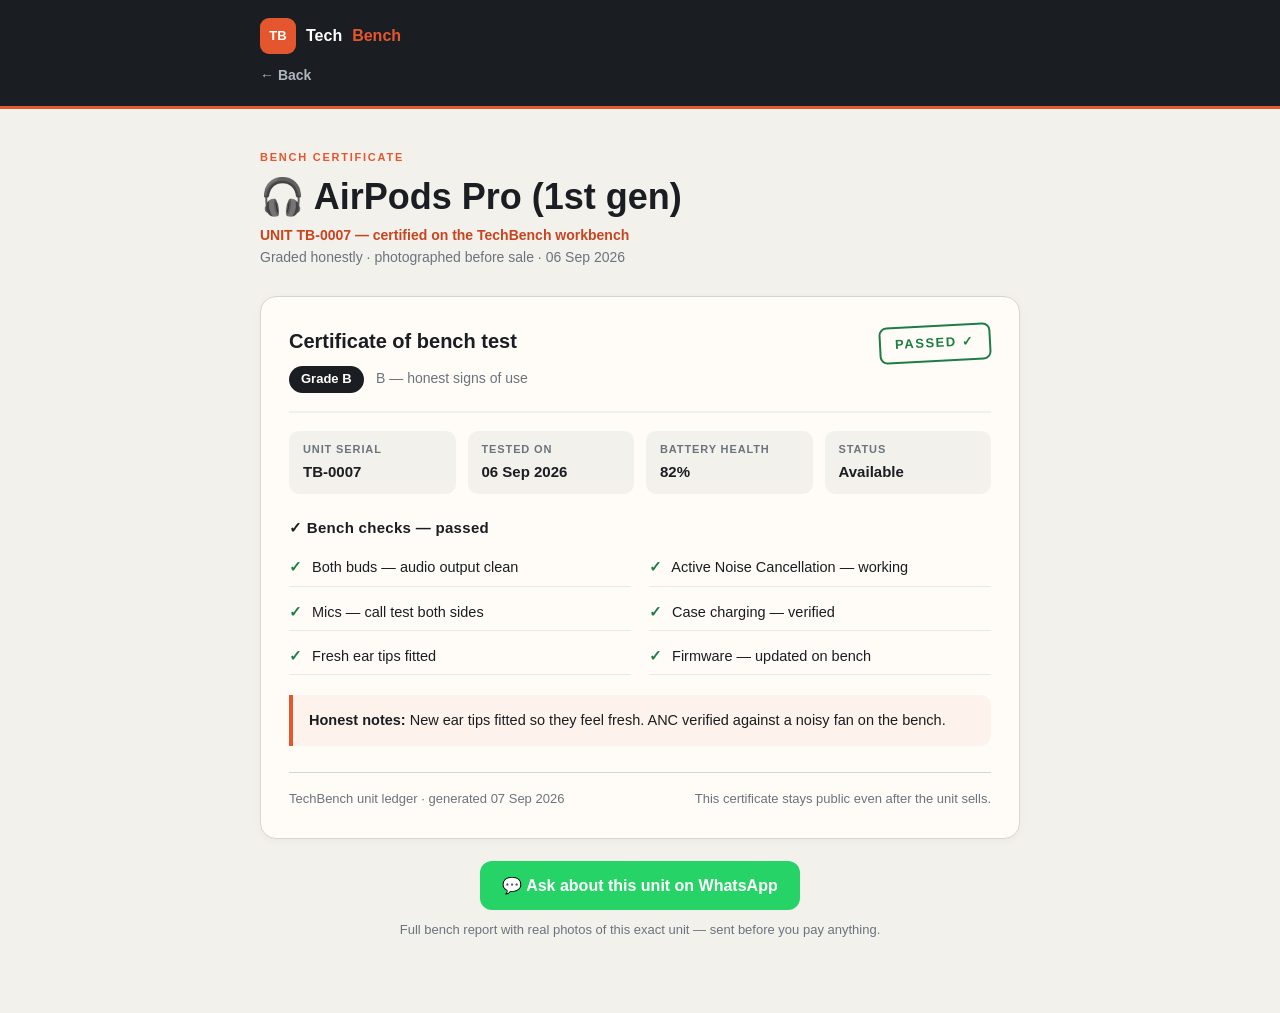
<file: certs/TB-0007.html>
<!DOCTYPE html>
<html lang="en-ZA">
<head>
<meta charset="UTF-8">
<meta name="viewport" content="width=device-width, initial-scale=1.0">
<title>Bench Certificate TB-0007 · AirPods Pro (1st gen) — TechBench</title>
<meta name="robots" content="noindex">
<meta name="theme-color" content="#1a1d21">
<link rel="icon" href="data:image/svg+xml,%3Csvg xmlns='http://www.w3.org/2000/svg' viewBox='0 0 64 64'%3E%3Crect width='64' height='64' rx='14' fill='%23e4572e'/%3E%3Ctext x='32' y='42' font-size='26' font-family='Arial' font-weight='bold' text-anchor='middle' fill='white'%3ETB%3C/text%3E%3C/svg%3E">
<style>
  :root {
    --ink: #1a1d21; --paper: #f3f1ec; --chalk: #fffcf7;
    --bench: #e4572e; --bench-dark: #c7441f;
    --steel: #2e353b; --line: #d9d5cc; --ok: #1e7d46;
  }
  * { box-sizing: border-box; margin: 0; padding: 0; }
  body {
    font-family: -apple-system, BlinkMacSystemFont, "Segoe UI", Roboto, Helvetica, Arial, sans-serif;
    background: var(--paper); color: var(--ink); line-height: 1.6; font-size: 16px;
  }
  a { color: var(--bench-dark); } a:hover { color: var(--bench); }
  :focus-visible { outline: 2.5px solid var(--bench); outline-offset: 3px; }
  .top { background: var(--ink); color: #fff; padding: 18px 0; border-bottom: 3px solid var(--bench); }
  .wrap { width: min(760px, calc(100% - 40px)); margin-inline: auto; }
  .brand { display: inline-flex; align-items: center; gap: 10px; color: #fff; text-decoration: none; font-weight: 800; }
  .logo { width: 36px; height: 36px; border-radius: 9px; background: var(--bench); display: grid; place-items: center; font-size: 13px; font-weight: 800; }
  .brand em { font-style: normal; color: var(--bench); }
  .back { display: inline-block; margin-top: 10px; color: #aeb6bd; text-decoration: none; font-size: 14px; font-weight: 600; }
  .back:hover { color: #fff; }
  main { padding: 40px 0 72px; }
  .kicker { color: var(--bench); font-size: 11px; font-weight: 700; letter-spacing: .16em; text-transform: uppercase; margin-bottom: 10px; }
  h1 { font-size: clamp(1.75rem, 4vw, 2.25rem); line-height: 1.15; margin-bottom: 6px; }
  .meta { color: #6a747c; font-size: 14px; margin-bottom: 28px; }
  .card { background: var(--chalk); border: 1px solid var(--line); border-radius: 16px; padding: 28px; box-shadow: 0 2px 10px rgba(0,0,0,.04); }
  .cert-head { display: flex; align-items: flex-start; justify-content: space-between; gap: 16px; flex-wrap: wrap; border-bottom: 2px solid var(--paper); padding-bottom: 18px; margin-bottom: 18px; }
  .cert-head h2 { font-size: 20px; }
  .tick { color: var(--ok); font-weight: 800; }
  .stamp { display: inline-block; border: 2.5px solid var(--ok); color: var(--ok); font-weight: 800; letter-spacing: .12em; padding: 6px 14px; border-radius: 8px; transform: rotate(-3deg); font-size: 13px; }
  .stamp.sold { border-color: var(--steel); color: var(--steel); }
  .stamp.pending { border-color: #b0851d; color: #b0851d; }
  .unit-line { color: var(--bench-dark); font-weight: 700; font-size: 14px; margin-top: 2px; }
  .grid { display: grid; grid-template-columns: repeat(auto-fit, minmax(150px, 1fr)); gap: 12px; margin: 18px 0; }
  .kv { background: var(--paper); border-radius: 10px; padding: 10px 14px; }
  .kv small { display: block; color: #6a747c; font-size: 11px; font-weight: 700; letter-spacing: .08em; text-transform: uppercase; }
  .kv b { font-size: 15px; }
  .grade-chip { display: inline-block; background: var(--ink); color: #fff; font-weight: 800; font-size: 13px; padding: 3px 12px; border-radius: 99px; }
  h3 { font-size: 15px; margin: 22px 0 10px; letter-spacing: .02em; }
  .bench-list { display: grid; grid-template-columns: repeat(auto-fit, minmax(280px, 1fr)); gap: 8px 18px; }
  .bench-list div { padding: 6px 0; border-bottom: 1px solid #eee9e0; font-size: 14.5px; }
  .bench-list .ok { color: var(--ok); font-weight: 800; margin-right: 6px; }
  .notes { background: #fdf3ec; border-left: 4px solid var(--bench); padding: 14px 16px; border-radius: 0 10px 10px 0; font-size: 14.5px; margin-top: 20px; }
  .cert-foot { margin-top: 26px; padding-top: 16px; border-top: 1px solid var(--line); display: flex; justify-content: space-between; gap: 12px; flex-wrap: wrap; font-size: 13px; color: #6a747c; }
  .verify { margin-top: 22px; text-align: center; }
  .verify a { display: inline-block; background: #25d366; color: #fff; font-weight: 700; text-decoration: none; padding: 12px 22px; border-radius: 12px; }
  .verify a:hover { background: #1eb75a; }
  .verify p { font-size: 13px; color: #6a747c; margin-top: 10px; }
  .doc-list { display: grid; gap: 10px; }
  .doc-row { display: flex; justify-content: space-between; align-items: center; gap: 14px; background: var(--chalk); border: 1px solid var(--line); border-radius: 12px; padding: 14px 18px; text-decoration: none; }
  .doc-row:hover { border-color: var(--bench); }
  .doc-row b { display: block; font-size: 15px; }
  .doc-row small { color: #6a747c; font-size: 13px; }
  .doc-row .tag { font-size: 11px; font-weight: 700; padding: 3px 10px; border-radius: 99px; background: var(--paper); }
  .doc-row .tag.avail { background: #e4f2e9; color: var(--ok); }
  .doc-row .tag.sold { background: #eceff1; color: var(--steel); }
  @media print {
    .top { background: #fff; color: #000; border-bottom: 2px solid #000; }
    .brand { color: #000; } .back { display: none; }
    body { background: #fff; font-size: 12px; }
    .card { box-shadow: none; border: 1px solid #ccc; }
    .verify { display: none; }
  }
</style>
</head>
<body>
<header class="top">
  <div class="wrap">
    <a class="brand" href="../index.html"><span class="logo" aria-hidden="true">TB</span>Tech<em>Bench</em></a>
    <div><a class="back" href="../index.html">← Back</a></div>
  </div>
</header>
<main><div class="wrap">
      <p class="kicker">Bench Certificate</p>
      <h1>🎧 AirPods Pro (1st gen)</h1>
      <p class="unit-line">UNIT TB-0007 — certified on the TechBench workbench</p>
      <p class="meta">Graded honestly · photographed before sale · 06 Sep 2026</p>

      <div class="card">
        <div class="cert-head">
          <div>
            <h2>Certificate of bench test</h2>
            <div style="margin-top:8px"><span class="grade-chip">Grade B</span>
            <span style="font-size:14px;color:#6a747c;margin-left:8px">B — honest signs of use</span></div>
          </div>
          <span class="stamp">PASSED ✓</span>
        </div>

        <div class="grid">
          <div class="kv"><small>Unit serial</small><b>TB-0007</b></div>
          <div class="kv"><small>Tested on</small><b>06 Sep 2026</b></div>
          <div class="kv"><small>Battery health</small><b>82%</b></div>
          <div class="kv"><small>Status</small><b>Available</b></div>
        </div>

        <h3>✓ Bench checks — passed</h3>
        <div class="bench-list"><div><span class="ok">✓</span> Both buds — audio output clean</div><div><span class="ok">✓</span> Active Noise Cancellation — working</div><div><span class="ok">✓</span> Mics — call test both sides</div><div><span class="ok">✓</span> Case charging — verified</div><div><span class="ok">✓</span> Fresh ear tips fitted</div><div><span class="ok">✓</span> Firmware — updated on bench</div></div>

        <div class="notes"><strong>Honest notes:</strong> New ear tips fitted so they feel fresh. ANC verified against a noisy fan on the bench.</div>

        <div class="cert-foot">
          <span>TechBench unit ledger · generated 07 Sep 2026</span>
          <span>This certificate stays public even after the unit sells.</span>
        </div>
      </div>

      <div class="verify">
        <a href="https://wa.me/27647928206?text=Hi%20TechBench%20%E2%80%94%20I%20want%20to%20check%20unit%20TB-0007%20%28AirPods%20Pro%20%281st%20gen%29%29%20before%20paying.">💬 Ask about this unit on WhatsApp</a>
        <p>Full bench report with real photos of this exact unit — sent before you pay anything.</p>
      </div>
</div></main>
</body>
</html>
</file>
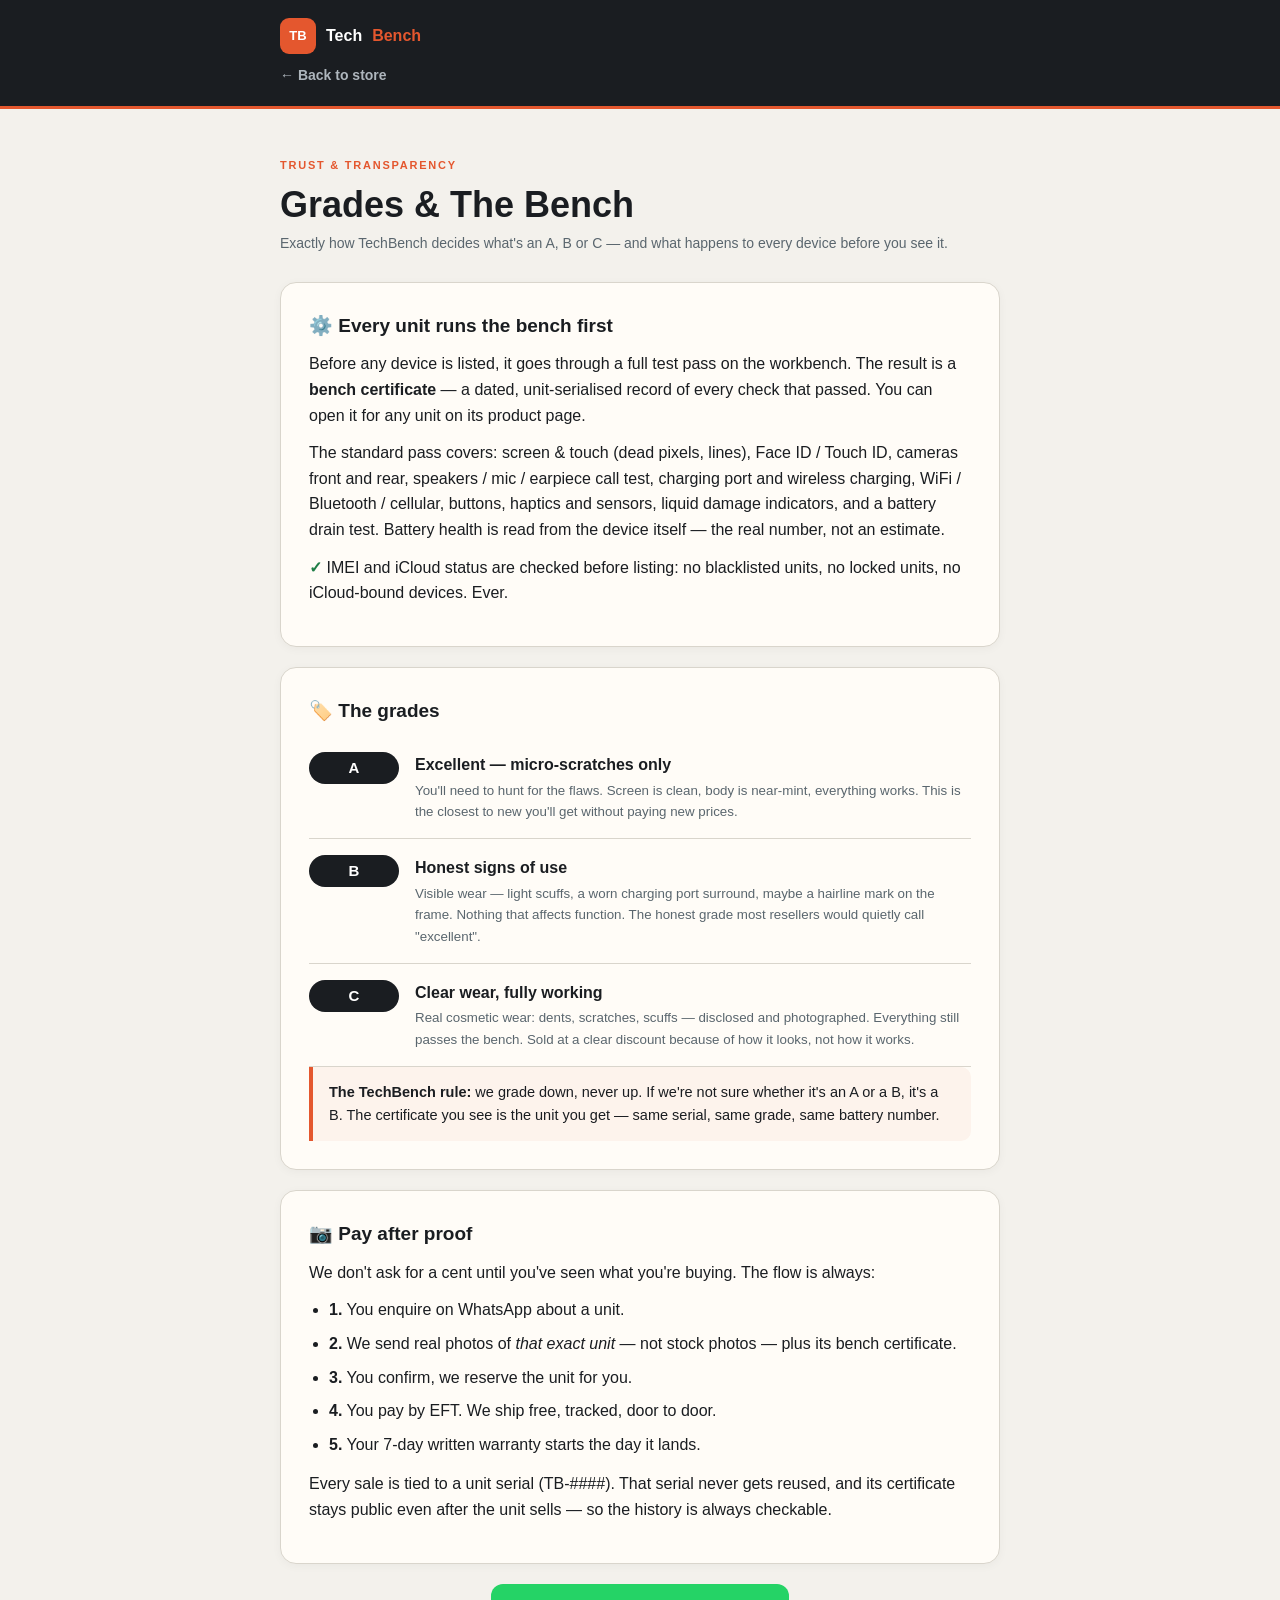
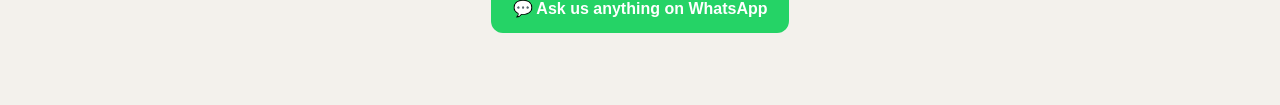
<file: docs/grades.html>
<!DOCTYPE html>
<html lang="en-ZA">
<head>
<meta charset="UTF-8">
<meta name="viewport" content="width=device-width, initial-scale=1.0">
<title>Grades &amp; The Bench — TechBench</title>
<meta name="description" content="What TechBench grades A, B and C mean, what runs on our bench, and how 'pay after proof' works. South Africa's honest pre-owned tech shop.">
<meta name="theme-color" content="#1a1d21">
<link rel="icon" href="data:image/svg+xml,%3Csvg xmlns='http://www.w3.org/2000/svg' viewBox='0 0 64 64'%3E%3Crect width='64' height='64' rx='14' fill='%23e4572e'/%3E%3Ctext x='32' y='42' font-size='26' font-family='Arial' font-weight='bold' text-anchor='middle' fill='white'%3ETB%3C/text%3E%3C/svg%3E">
<style>
  :root {
    --ink: #1a1d21;
    --paper: #f3f1ec;
    --chalk: #fffcf7;
    --bench: #e4572e;
    --bench-dark: #c7441f;
    --steel: #2e353b;
    --steel-light: #5a666e;
    --line: #d9d5cc;
    --ok: #1e7d46;
  }
  * { box-sizing: border-box; margin: 0; padding: 0; }
  body {
    font-family: -apple-system, BlinkMacSystemFont, "Segoe UI", Roboto, Helvetica, Arial, sans-serif;
    background: var(--paper);
    color: var(--ink);
    line-height: 1.6;
    font-size: 16px;
  }
  a { color: var(--bench-dark); }
  a:hover { color: var(--bench); }
  :focus-visible { outline: 2.5px solid var(--bench); outline-offset: 3px; }
  .top { background: var(--ink); color: #fff; padding: 18px 0; border-bottom: 3px solid var(--bench); }
  .wrap { width: min(720px, calc(100% - 40px)); margin-inline: auto; }
  .brand { display: inline-flex; align-items: center; gap: 10px; color: #fff; text-decoration: none; font-weight: 800; }
  .logo { width: 36px; height: 36px; border-radius: 9px; background: var(--bench); display: grid; place-items: center; font-size: 13px; font-weight: 800; }
  .brand em { font-style: normal; color: var(--bench); }
  .back { display: inline-block; margin-top: 10px; color: #aeb6bd; text-decoration: none; font-size: 14px; font-weight: 600; }
  .back:hover { color: #fff; }
  main { padding: 48px 0 72px; }
  .kicker { color: var(--bench); font-size: 11px; font-weight: 700; letter-spacing: .16em; text-transform: uppercase; margin-bottom: 10px; }
  h1 { font-size: clamp(1.75rem, 4vw, 2.25rem); line-height: 1.15; margin-bottom: 6px; }
  .meta { color: var(--steel-light); font-size: 14px; margin-bottom: 28px; }
  .card { background: var(--chalk); border: 1px solid var(--line); border-radius: 16px; padding: 28px; margin-bottom: 20px; box-shadow: 0 2px 10px rgba(0,0,0,.04); }
  .card h2 { font-size: 19px; margin-bottom: 10px; display: flex; align-items: center; gap: 8px; }
  .card p { margin-bottom: 12px; }
  .card ul { margin: 0 0 14px 20px; }
  .card li { margin-bottom: 8px; }
  .grade-row { display: grid; grid-template-columns: 90px 1fr; gap: 16px; align-items: start; padding: 16px 0; border-bottom: 1px solid var(--line); }
  .grade-row:last-child { border-bottom: none; }
  .grade-pill { display: inline-block; background: var(--ink); color: #fff; font-weight: 800; font-size: 15px; padding: 4px 14px; border-radius: 99px; text-align: center; }
  .grade-row small { display: block; color: var(--steel-light); margin-top: 2px; }
  .note { background: #fdf3ec; border-left: 4px solid var(--bench); padding: 14px 16px; border-radius: 0 10px 10px 0; font-size: 14.5px; }
  .ok { color: var(--ok); font-weight: 800; }
  .btn-wa { display: inline-block; background: #25d366; color: #fff; font-weight: 700; text-decoration: none; padding: 12px 22px; border-radius: 12px; }
  .btn-wa:hover { background: #1eb75a; color: #fff; }
  .verify { margin-top: 10px; text-align: center; }
  @media (max-width: 480px) {
    .grade-row { grid-template-columns: 1fr; gap: 6px; }
    .card { padding: 20px; }
  }
</style>
</head>
<body>
  <header class="top">
    <div class="wrap">
      <a class="brand" href="../index.html">
        <span class="logo" aria-hidden="true">TB</span>
        Tech<em>Bench</em>
      </a>
      <div><a class="back" href="../index.html">← Back to store</a></div>
    </div>
  </header>

  <main>
    <div class="wrap">
      <p class="kicker">Trust &amp; Transparency</p>
      <h1>Grades &amp; The Bench</h1>
      <p class="meta">Exactly how TechBench decides what's an A, B or C — and what happens to every device before you see it.</p>

      <div class="card">
        <h2>⚙️ Every unit runs the bench first</h2>
        <p>Before any device is listed, it goes through a full test pass on the workbench. The result is a <strong>bench certificate</strong> — a dated, unit-serialised record of every check that passed. You can open it for any unit on its product page.</p>
        <p>The standard pass covers: screen &amp; touch (dead pixels, lines), Face ID / Touch ID, cameras front and rear, speakers / mic / earpiece call test, charging port and wireless charging, WiFi / Bluetooth / cellular, buttons, haptics and sensors, liquid damage indicators, and a battery drain test. Battery health is read from the device itself — the real number, not an estimate.</p>
        <p><span class="ok">✓</span> IMEI and iCloud status are checked before listing: no blacklisted units, no locked units, no iCloud-bound devices. Ever.</p>
      </div>

      <div class="card">
        <h2>🏷️ The grades</h2>

        <div class="grade-row">
          <span class="grade-pill">A</span>
          <div>
            <b>Excellent — micro-scratches only</b>
            <small>You'll need to hunt for the flaws. Screen is clean, body is near-mint, everything works. This is the closest to new you'll get without paying new prices.</small>
          </div>
        </div>
        <div class="grade-row">
          <span class="grade-pill">B</span>
          <div>
            <b>Honest signs of use</b>
            <small>Visible wear — light scuffs, a worn charging port surround, maybe a hairline mark on the frame. Nothing that affects function. The honest grade most resellers would quietly call "excellent".</small>
          </div>
        </div>
        <div class="grade-row">
          <span class="grade-pill">C</span>
          <div>
            <b>Clear wear, fully working</b>
            <small>Real cosmetic wear: dents, scratches, scuffs — disclosed and photographed. Everything still passes the bench. Sold at a clear discount because of how it looks, not how it works.</small>
          </div>
        </div>

        <div class="note">
          <strong>The TechBench rule:</strong> we grade down, never up. If we're not sure whether it's an A or a B, it's a B. The certificate you see is the unit you get — same serial, same grade, same battery number.
        </div>
      </div>

      <div class="card">
        <h2>📷 Pay after proof</h2>
        <p>We don't ask for a cent until you've seen what you're buying. The flow is always:</p>
        <ul>
          <li><strong>1.</strong> You enquire on WhatsApp about a unit.</li>
          <li><strong>2.</strong> We send real photos of <em>that exact unit</em> — not stock photos — plus its bench certificate.</li>
          <li><strong>3.</strong> You confirm, we reserve the unit for you.</li>
          <li><strong>4.</strong> You pay by EFT. We ship free, tracked, door to door.</li>
          <li><strong>5.</strong> Your 7-day written warranty starts the day it lands.</li>
        </ul>
        <p>Every sale is tied to a unit serial (TB-####). That serial never gets reused, and its certificate stays public even after the unit sells — so the history is always checkable.</p>
      </div>

      <div class="verify">
        <a class="btn-wa" href="https://wa.me/27647928206?text=Hi%20TechBench%2C%20I%20have%20a%20question%20about%20your%20grading.">💬 Ask us anything on WhatsApp</a>
      </div>
    </div>
  </main>
</body>
</html>
</file>
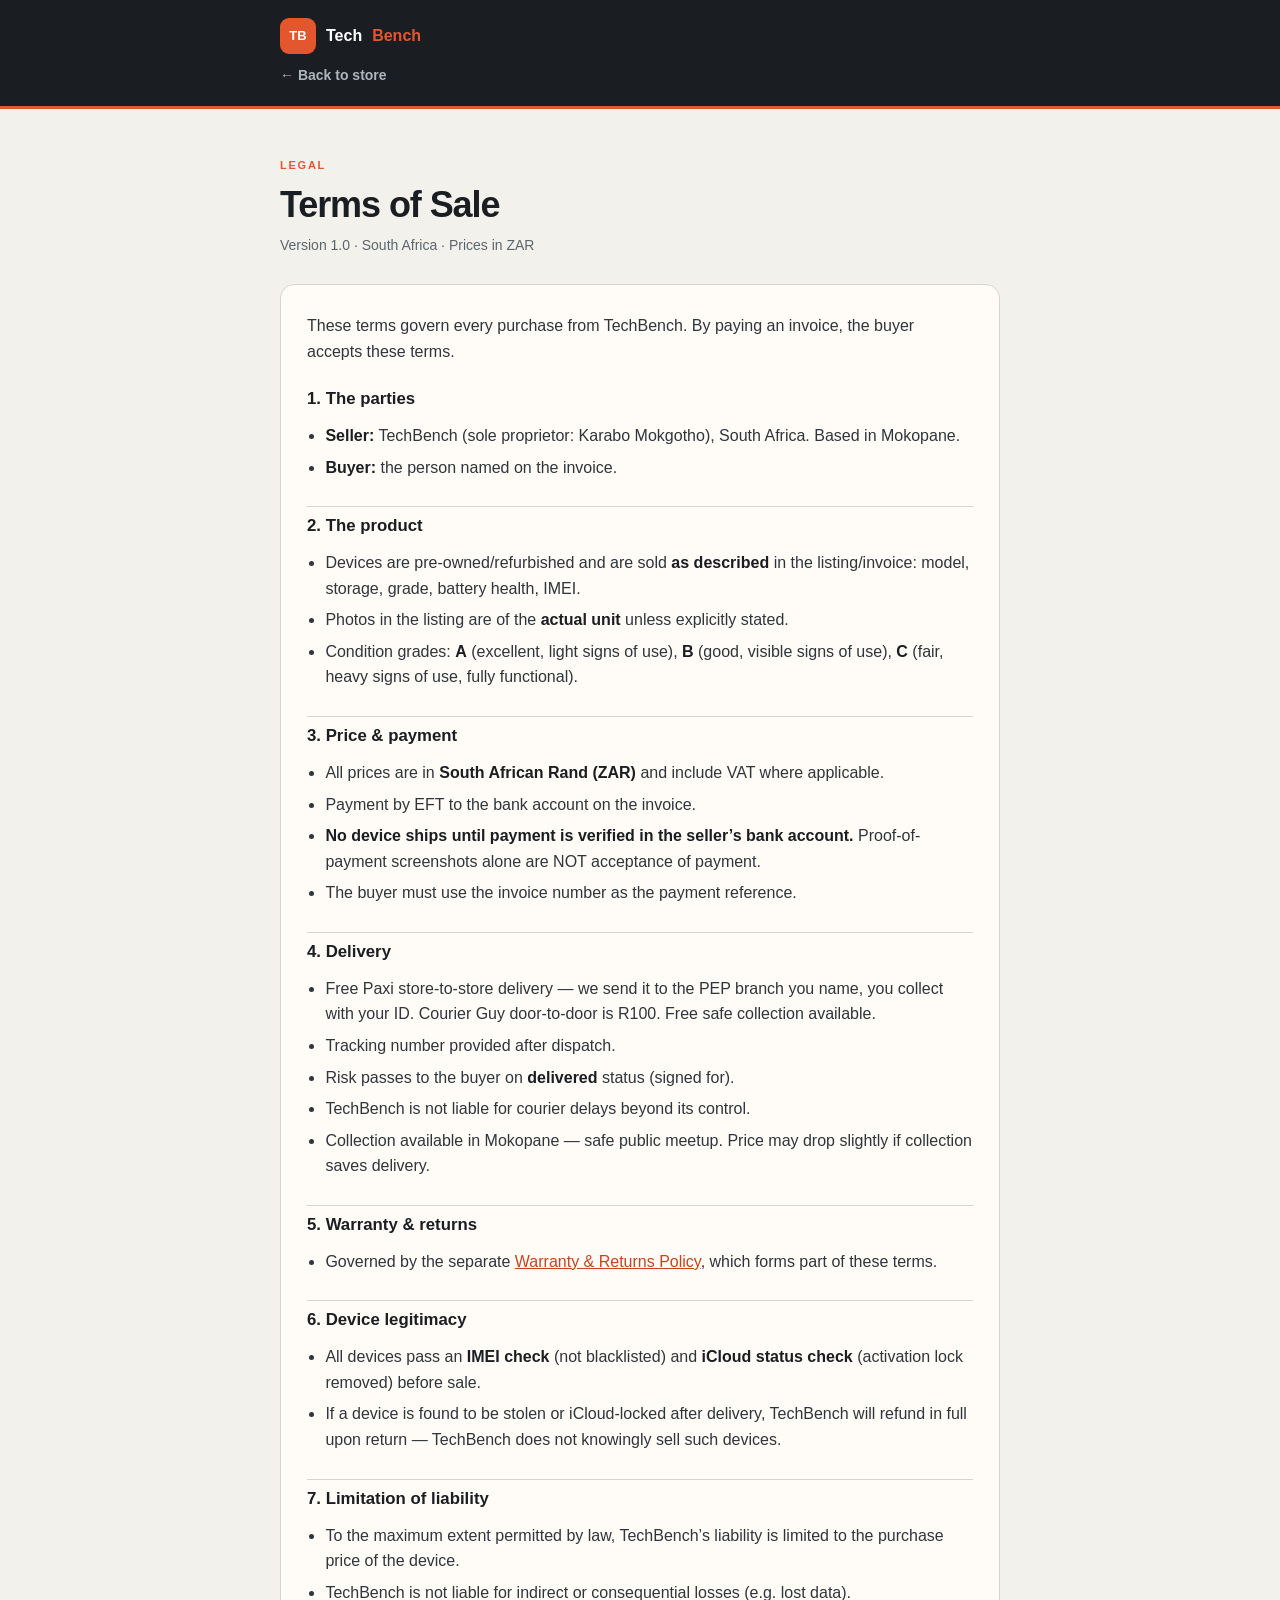
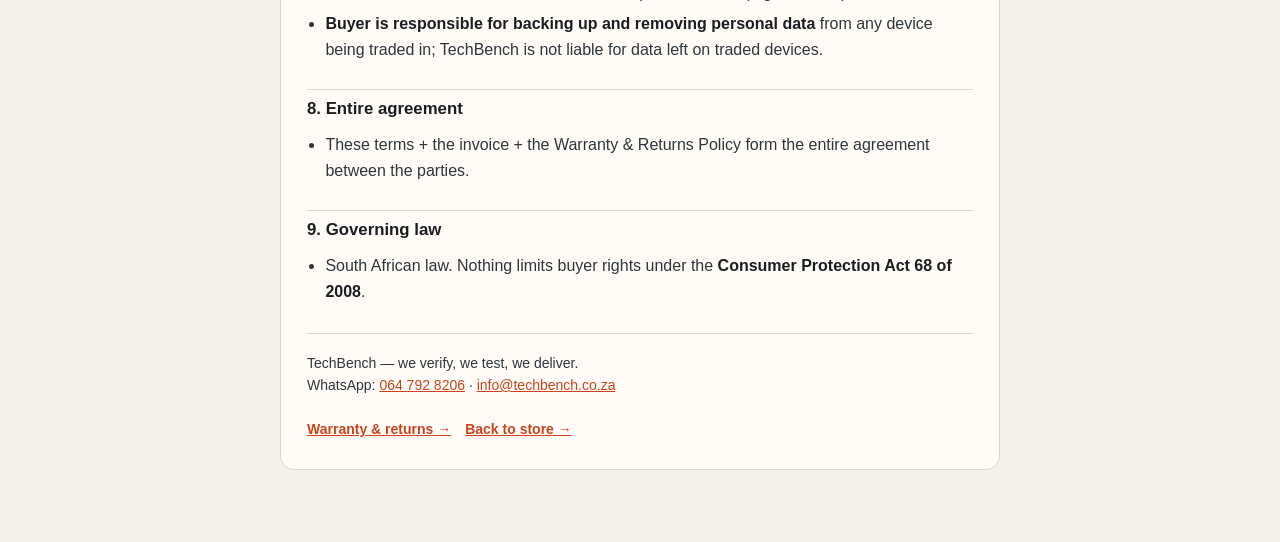
<file: docs/terms.html>
<!DOCTYPE html>
<html lang="en-ZA">
<head>
<meta charset="UTF-8">
<meta name="viewport" content="width=device-width, initial-scale=1.0">
<title>Terms of Sale — TechBench</title>
<meta name="description" content="TechBench terms of sale for pre-owned tech in South Africa.">
<meta name="theme-color" content="#1a1d21">
<link rel="icon" href="data:image/svg+xml,%3Csvg xmlns='http://www.w3.org/2000/svg' viewBox='0 0 64 64'%3E%3Crect width='64' height='64' rx='12' fill='%23e4572e'/%3E%3Ctext x='32' y='42' text-anchor='middle' font-family='system-ui,sans-serif' font-weight='800' font-size='28' fill='%23fff'%3ETB%3C/text%3E%3C/svg%3E">
<style>
  :root {
    --ink: #1a1d21;
    --paper: #f3f1ec;
    --chalk: #fffcf7;
    --bench: #e4572e;
    --bench-dark: #c7441f;
    --steel: #2e353b;
    --steel-light: #5a666e;
    --line: #d9d5cc;
  }
  * { box-sizing: border-box; margin: 0; padding: 0; }
  body {
    font-family: -apple-system, BlinkMacSystemFont, "Segoe UI", Roboto, Helvetica, Arial, sans-serif;
    background: var(--paper);
    color: var(--ink);
    line-height: 1.6;
    font-size: 16px;
  }
  a { color: var(--bench-dark); }
  a:hover { color: var(--bench); }
  :focus-visible { outline: 2.5px solid var(--bench); outline-offset: 3px; }
  .top {
    background: var(--ink);
    color: #fff;
    padding: 18px 0;
    border-bottom: 3px solid var(--bench);
  }
  .wrap { width: min(720px, calc(100% - 40px)); margin-inline: auto; }
  .brand {
    display: inline-flex; align-items: center; gap: 10px;
    color: #fff; text-decoration: none; font-weight: 800;
  }
  .logo {
    width: 36px; height: 36px; border-radius: 9px; background: var(--bench);
    display: grid; place-items: center; font-size: 13px; font-weight: 800;
  }
  .brand em { font-style: normal; color: var(--bench); }
  .back {
    display: inline-block; margin-top: 10px; color: #aeb6bd;
    text-decoration: none; font-size: 14px; font-weight: 600;
  }
  .back:hover { color: #fff; }
  main { padding: 48px 0 72px; }
  .kicker {
    color: var(--bench); font-size: 11px; font-weight: 700;
    letter-spacing: .16em; text-transform: uppercase; margin-bottom: 10px;
  }
  h1 {
    font-size: clamp(1.75rem, 4vw, 2.25rem);
    font-weight: 800; letter-spacing: -0.03em; line-height: 1.15;
    margin-bottom: 8px;
  }
  .meta { color: var(--steel-light); font-size: 14px; margin-bottom: 28px; }
  .card {
    background: var(--chalk);
    border: 1px solid var(--line);
    border-radius: 14px;
    padding: 28px 26px;
  }
  .card > p { color: var(--steel); margin-bottom: 22px; }
  h2 {
    font-size: 1.05rem; font-weight: 800; margin: 26px 0 10px;
    padding-top: 6px; border-top: 1px solid var(--line);
  }
  .card > h2:first-of-type { border-top: none; margin-top: 0; padding-top: 0; }
  ul { padding-left: 1.15em; color: var(--steel); }
  li { margin: 6px 0; }
  li strong { color: var(--ink); }
  .foot {
    margin-top: 28px; padding-top: 18px; border-top: 1px solid var(--line);
    color: var(--steel-light); font-size: 14px;
  }
  .links { display: flex; flex-wrap: wrap; gap: 14px; margin-top: 18px; font-size: 14px; font-weight: 600; }
</style>
</head>
<body>
  <header class="top">
    <div class="wrap">
      <a class="brand" href="../index.html">
        <span class="logo" aria-hidden="true">TB</span>
        Tech<em>Bench</em>
      </a>
      <div><a class="back" href="../index.html">← Back to store</a></div>
    </div>
  </header>

  <main>
    <div class="wrap">
      <p class="kicker">Legal</p>
      <h1>Terms of Sale</h1>
      <p class="meta">Version 1.0 · South Africa · Prices in ZAR</p>

      <article class="card">
        <p>These terms govern every purchase from TechBench. By paying an invoice, the buyer accepts these terms.</p>

        <h2>1. The parties</h2>
        <ul>
          <li><strong>Seller:</strong> TechBench (sole proprietor: Karabo Mokgotho), South Africa. Based in Mokopane.</li>
          <li><strong>Buyer:</strong> the person named on the invoice.</li>
        </ul>

        <h2>2. The product</h2>
        <ul>
          <li>Devices are pre-owned/refurbished and are sold <strong>as described</strong> in the listing/invoice: model, storage, grade, battery health, IMEI.</li>
          <li>Photos in the listing are of the <strong>actual unit</strong> unless explicitly stated.</li>
          <li>Condition grades: <strong>A</strong> (excellent, light signs of use), <strong>B</strong> (good, visible signs of use), <strong>C</strong> (fair, heavy signs of use, fully functional).</li>
        </ul>

        <h2>3. Price &amp; payment</h2>
        <ul>
          <li>All prices are in <strong>South African Rand (ZAR)</strong> and include VAT where applicable.</li>
          <li>Payment by EFT to the bank account on the invoice.</li>
          <li><strong>No device ships until payment is verified in the seller’s bank account.</strong> Proof-of-payment screenshots alone are NOT acceptance of payment.</li>
          <li>The buyer must use the invoice number as the payment reference.</li>
        </ul>

        <h2>4. Delivery</h2>
        <ul>
          <li>Free Paxi store-to-store delivery — we send it to the PEP branch you name, you collect with your ID. Courier Guy door-to-door is R100. Free safe collection available.</li>
          <li>Tracking number provided after dispatch.</li>
          <li>Risk passes to the buyer on <strong>delivered</strong> status (signed for).</li>
          <li>TechBench is not liable for courier delays beyond its control.</li>
          <li>Collection available in Mokopane — safe public meetup. Price may drop slightly if collection saves delivery.</li>
        </ul>

        <h2>5. Warranty &amp; returns</h2>
        <ul>
          <li>Governed by the separate <a href="warranty.html">Warranty &amp; Returns Policy</a>, which forms part of these terms.</li>
        </ul>

        <h2>6. Device legitimacy</h2>
        <ul>
          <li>All devices pass an <strong>IMEI check</strong> (not blacklisted) and <strong>iCloud status check</strong> (activation lock removed) before sale.</li>
          <li>If a device is found to be stolen or iCloud-locked after delivery, TechBench will refund in full upon return — TechBench does not knowingly sell such devices.</li>
        </ul>

        <h2>7. Limitation of liability</h2>
        <ul>
          <li>To the maximum extent permitted by law, TechBench’s liability is limited to the purchase price of the device.</li>
          <li>TechBench is not liable for indirect or consequential losses (e.g. lost data).</li>
          <li><strong>Buyer is responsible for backing up and removing personal data</strong> from any device being traded in; TechBench is not liable for data left on traded devices.</li>
        </ul>

        <h2>8. Entire agreement</h2>
        <ul>
          <li>These terms + the invoice + the Warranty &amp; Returns Policy form the entire agreement between the parties.</li>
        </ul>

        <h2>9. Governing law</h2>
        <ul>
          <li>South African law. Nothing limits buyer rights under the <strong>Consumer Protection Act 68 of 2008</strong>.</li>
        </ul>

        <p class="foot">TechBench — we verify, we test, we deliver.<br>
          WhatsApp: <a href="https://wa.me/27647928206?text=Hi%20TechBench%20%E2%80%94%20question%20about%20terms">064&nbsp;792&nbsp;8206</a> ·
          <a href="mailto:info@techbench.co.za">info@techbench.co.za</a>
        </p>
        <div class="links">
          <a href="warranty.html">Warranty &amp; returns →</a>
          <a href="../index.html">Back to store →</a>
        </div>
      </article>
    </div>
  </main>
</body>
</html>
</file>
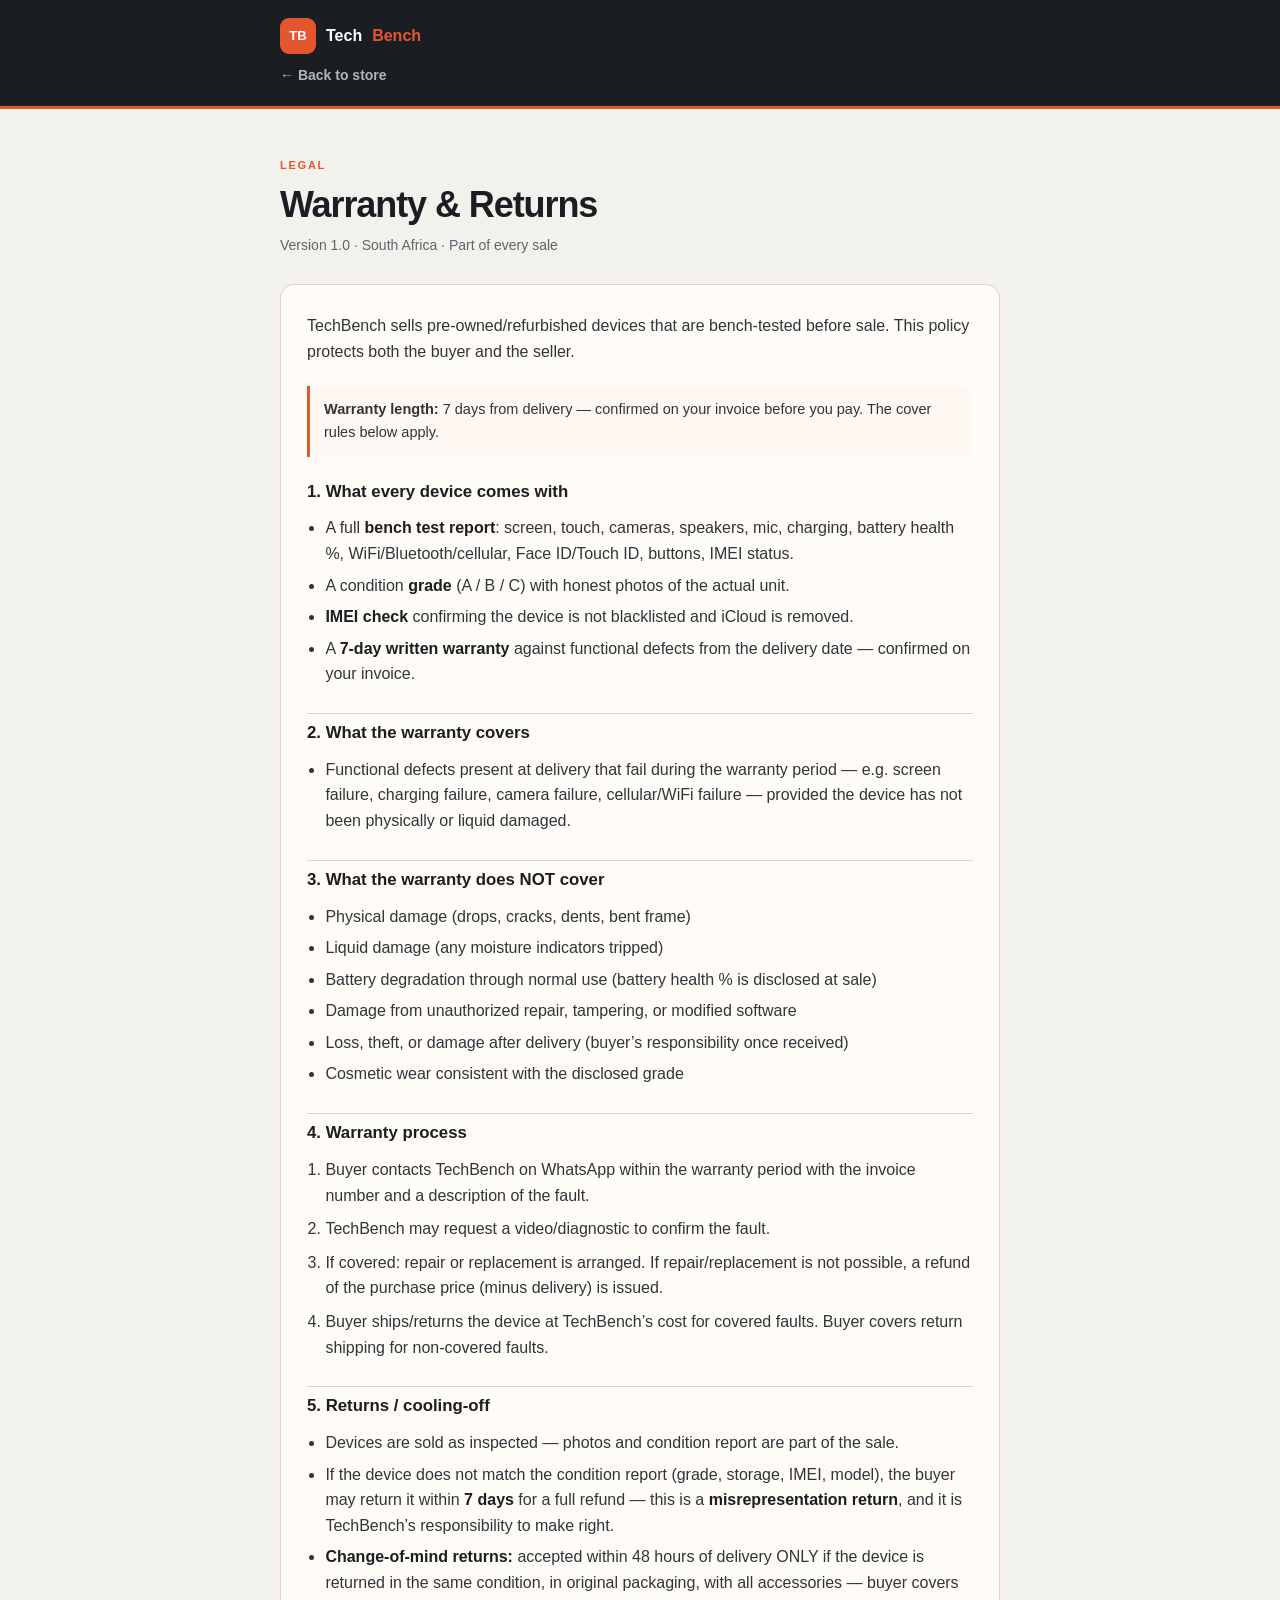
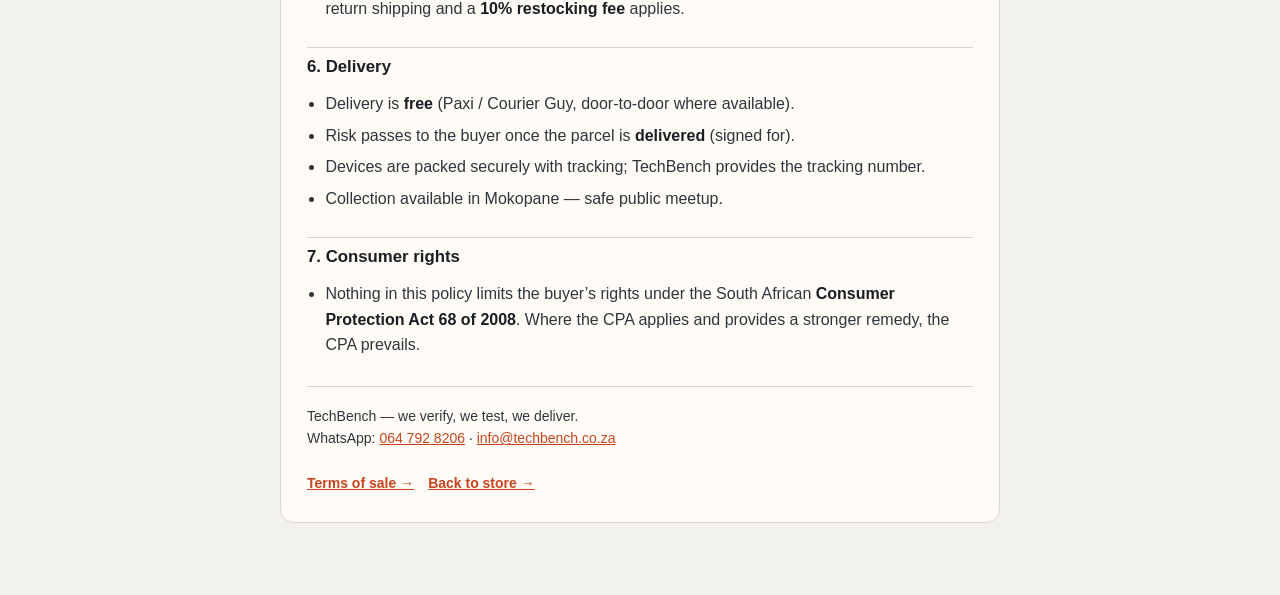
<file: docs/warranty.html>
<!DOCTYPE html>
<html lang="en-ZA">
<head>
<meta charset="UTF-8">
<meta name="viewport" content="width=device-width, initial-scale=1.0">
<title>Warranty &amp; Returns — TechBench</title>
<meta name="description" content="TechBench warranty and returns policy for bench-tested pre-owned tech in South Africa.">
<meta name="theme-color" content="#1a1d21">
<link rel="icon" href="data:image/svg+xml,%3Csvg xmlns='http://www.w3.org/2000/svg' viewBox='0 0 64 64'%3E%3Crect width='64' height='64' rx='12' fill='%23e4572e'/%3E%3Ctext x='32' y='42' text-anchor='middle' font-family='system-ui,sans-serif' font-weight='800' font-size='28' fill='%23fff'%3ETB%3C/text%3E%3C/svg%3E">
<style>
  :root {
    --ink: #1a1d21;
    --paper: #f3f1ec;
    --chalk: #fffcf7;
    --bench: #e4572e;
    --bench-dark: #c7441f;
    --steel: #2e353b;
    --steel-light: #5a666e;
    --line: #d9d5cc;
    --ok: #1e7d46;
  }
  * { box-sizing: border-box; margin: 0; padding: 0; }
  body {
    font-family: -apple-system, BlinkMacSystemFont, "Segoe UI", Roboto, Helvetica, Arial, sans-serif;
    background: var(--paper);
    color: var(--ink);
    line-height: 1.6;
    font-size: 16px;
  }
  a { color: var(--bench-dark); }
  a:hover { color: var(--bench); }
  :focus-visible { outline: 2.5px solid var(--bench); outline-offset: 3px; }
  .top {
    background: var(--ink);
    color: #fff;
    padding: 18px 0;
    border-bottom: 3px solid var(--bench);
  }
  .wrap { width: min(720px, calc(100% - 40px)); margin-inline: auto; }
  .brand {
    display: inline-flex; align-items: center; gap: 10px;
    color: #fff; text-decoration: none; font-weight: 800;
  }
  .logo {
    width: 36px; height: 36px; border-radius: 9px; background: var(--bench);
    display: grid; place-items: center; font-size: 13px; font-weight: 800;
  }
  .brand em { font-style: normal; color: var(--bench); }
  .back {
    display: inline-block; margin-top: 10px; color: #aeb6bd;
    text-decoration: none; font-size: 14px; font-weight: 600;
  }
  .back:hover { color: #fff; }
  main { padding: 48px 0 72px; }
  .kicker {
    color: var(--bench); font-size: 11px; font-weight: 700;
    letter-spacing: .16em; text-transform: uppercase; margin-bottom: 10px;
  }
  h1 {
    font-size: clamp(1.75rem, 4vw, 2.25rem);
    font-weight: 800; letter-spacing: -0.03em; line-height: 1.15;
    margin-bottom: 8px;
  }
  .meta { color: var(--steel-light); font-size: 14px; margin-bottom: 28px; }
  .card {
    background: var(--chalk);
    border: 1px solid var(--line);
    border-radius: 14px;
    padding: 28px 26px;
  }
  .card > p { color: var(--steel); margin-bottom: 22px; }
  .note {
    background: #fff7f2;
    border-left: 3px solid var(--bench);
    padding: 12px 14px;
    margin-bottom: 22px;
    color: var(--steel);
    font-size: 14.5px;
    border-radius: 0 8px 8px 0;
  }
  h2 {
    font-size: 1.05rem; font-weight: 800; margin: 26px 0 10px;
    padding-top: 6px; border-top: 1px solid var(--line);
  }
  .card > h2:first-of-type { border-top: none; margin-top: 0; padding-top: 0; }
  ul, ol { padding-left: 1.15em; color: var(--steel); }
  li { margin: 6px 0; }
  li strong { color: var(--ink); }
  ol li { margin: 8px 0; }
  .foot {
    margin-top: 28px; padding-top: 18px; border-top: 1px solid var(--line);
    color: var(--steel-light); font-size: 14px;
  }
  .links { display: flex; flex-wrap: wrap; gap: 14px; margin-top: 18px; font-size: 14px; font-weight: 600; }
</style>
</head>
<body>
  <header class="top">
    <div class="wrap">
      <a class="brand" href="../index.html">
        <span class="logo" aria-hidden="true">TB</span>
        Tech<em>Bench</em>
      </a>
      <div><a class="back" href="../index.html">← Back to store</a></div>
    </div>
  </header>

  <main>
    <div class="wrap">
      <p class="kicker">Legal</p>
      <h1>Warranty &amp; Returns</h1>
      <p class="meta">Version 1.0 · South Africa · Part of every sale</p>

      <article class="card">
        <p>TechBench sells pre-owned/refurbished devices that are bench-tested before sale. This policy protects both the buyer and the seller.</p>

        <p class="note"><strong>Warranty length:</strong> 7 days from delivery — confirmed on your invoice before you pay. The cover rules below apply.</p>

        <h2>1. What every device comes with</h2>
        <ul>
          <li>A full <strong>bench test report</strong>: screen, touch, cameras, speakers, mic, charging, battery health %, WiFi/Bluetooth/cellular, Face ID/Touch ID, buttons, IMEI status.</li>
          <li>A condition <strong>grade</strong> (A / B / C) with honest photos of the actual unit.</li>
          <li><strong>IMEI check</strong> confirming the device is not blacklisted and iCloud is removed.</li>
          <li>A <strong>7-day written warranty</strong> against functional defects from the delivery date — confirmed on your invoice.</li>
        </ul>

        <h2>2. What the warranty covers</h2>
        <ul>
          <li>Functional defects present at delivery that fail during the warranty period — e.g. screen failure, charging failure, camera failure, cellular/WiFi failure — provided the device has not been physically or liquid damaged.</li>
        </ul>

        <h2>3. What the warranty does NOT cover</h2>
        <ul>
          <li>Physical damage (drops, cracks, dents, bent frame)</li>
          <li>Liquid damage (any moisture indicators tripped)</li>
          <li>Battery degradation through normal use (battery health % is disclosed at sale)</li>
          <li>Damage from unauthorized repair, tampering, or modified software</li>
          <li>Loss, theft, or damage after delivery (buyer’s responsibility once received)</li>
          <li>Cosmetic wear consistent with the disclosed grade</li>
        </ul>

        <h2>4. Warranty process</h2>
        <ol>
          <li>Buyer contacts TechBench on WhatsApp within the warranty period with the invoice number and a description of the fault.</li>
          <li>TechBench may request a video/diagnostic to confirm the fault.</li>
          <li>If covered: repair or replacement is arranged. If repair/replacement is not possible, a refund of the purchase price (minus delivery) is issued.</li>
          <li>Buyer ships/returns the device at TechBench’s cost for covered faults. Buyer covers return shipping for non-covered faults.</li>
        </ol>

        <h2>5. Returns / cooling-off</h2>
        <ul>
          <li>Devices are sold as inspected — photos and condition report are part of the sale.</li>
          <li>If the device does not match the condition report (grade, storage, IMEI, model), the buyer may return it within <strong>7 days</strong> for a full refund — this is a <strong>misrepresentation return</strong>, and it is TechBench’s responsibility to make right.</li>
          <li><strong>Change-of-mind returns:</strong> accepted within 48 hours of delivery ONLY if the device is returned in the same condition, in original packaging, with all accessories — buyer covers return shipping and a <strong>10% restocking fee</strong> applies.</li>
        </ul>

        <h2>6. Delivery</h2>
        <ul>
          <li>Delivery is <strong>free</strong> (Paxi / Courier Guy, door-to-door where available).</li>
          <li>Risk passes to the buyer once the parcel is <strong>delivered</strong> (signed for).</li>
          <li>Devices are packed securely with tracking; TechBench provides the tracking number.</li>
          <li>Collection available in Mokopane — safe public meetup.</li>
        </ul>

        <h2>7. Consumer rights</h2>
        <ul>
          <li>Nothing in this policy limits the buyer’s rights under the South African <strong>Consumer Protection Act 68 of 2008</strong>. Where the CPA applies and provides a stronger remedy, the CPA prevails.</li>
        </ul>

        <p class="foot">TechBench — we verify, we test, we deliver.<br>
          WhatsApp: <a href="https://wa.me/27647928206?text=Hi%20TechBench%20%E2%80%94%20warranty%20question">064&nbsp;792&nbsp;8206</a> ·
          <a href="mailto:info@techbench.co.za">info@techbench.co.za</a>
        </p>
        <div class="links">
          <a href="terms.html">Terms of sale →</a>
          <a href="../index.html">Back to store →</a>
        </div>
      </article>
    </div>
  </main>
</body>
</html>
</file>
<file: css/styles.css>
/* ============================================================
   TechBench Store — Design System
   Workbench orange + tool steel + warm paper. Mobile-first.
   ============================================================ */
:root {
  --ink: #14171b;
  --ink-2: #1e2329;
  --paper: #f6f5f2;
  --paper-2: #ffffff;
  --orange: #e4572e;
  --orange-dark: #c7441f;
  --orange-soft: #fdeee8;
  --steel: #2e353b;
  --muted: #626d76;
  --line: #e4e1da;
  --green: #25D366;
  --green-dark: #1da851;
  --gold: #f5b942;
  --red: #d64545;
  --shadow-sm: 0 2px 8px rgba(20,23,27,.06);
  --shadow-md: 0 8px 28px rgba(20,23,27,.10);
  --shadow-lg: 0 20px 60px rgba(20,23,27,.16);
  --radius: 14px;
  --radius-lg: 20px;
  --font-display: 'Space Grotesk', system-ui, sans-serif;
  --font-body: 'Inter', system-ui, -apple-system, sans-serif;
  --header-h: 66px;
}
* { margin: 0; padding: 0; box-sizing: border-box; }
html { scroll-behavior: smooth; }
body {
  font-family: var(--font-body);
  background: var(--paper);
  color: var(--ink);
  line-height: 1.6;
  -webkit-font-smoothing: antialiased;
}
h1,h2,h3,h4 { font-family: var(--font-display); line-height: 1.2; }
a { color: var(--orange); }
button { font-family: var(--font-body); cursor: pointer; }
img { max-width: 100%; display: block; }
.wrap { max-width: 1200px; margin: 0 auto; padding: 0 20px; }
.hidden { display: none !important; }

/* ============ HEADER ============ */
.store-header {
  position: sticky; top: 0; z-index: 200;
  background: rgba(20,23,27,.97);
  backdrop-filter: blur(10px);
  color: #fff;
  border-bottom: 1px solid rgba(255,255,255,.06);
}
.header-row { display: flex; align-items: center; gap: 14px; height: var(--header-h); }
.brand { display: flex; align-items: center; gap: 11px; text-decoration: none; color: #fff; }
.brand .logo {
  width: 38px; height: 38px; border-radius: 10px;
  background: linear-gradient(135deg, var(--orange), var(--orange-dark));
  display: flex; align-items: center; justify-content: center;
  font-family: var(--font-display); font-weight: 700; font-size: 18px;
  box-shadow: 0 4px 14px rgba(228,87,46,.35);
}
.brand-name { font-family: var(--font-display); font-weight: 700; font-size: 17px; line-height: 1.1; }
.brand-name span { color: var(--orange); }
.brand-tag { font-size: 9.5px; color: #9aa3ab; letter-spacing: 1.4px; text-transform: uppercase; }
.header-search { flex: 1; max-width: 420px; margin-left: auto; position: relative; }
.header-search input {
  width: 100%;
  padding: 10px 16px 10px 38px;
  border-radius: 10px;
  border: 1px solid rgba(255,255,255,.14);
  background: rgba(255,255,255,.07);
  color: #fff;
  font-size: 14px;
  outline: none;
  font-family: var(--font-body);
}
.header-search input::placeholder { color: #8b959e; }
.header-search input:focus { border-color: var(--orange); }
.header-search .s-ic {
  position: absolute; left: 12px; top: 50%; transform: translateY(-50%);
  width: 16px; height: 16px; color: #8b959e;
}
.header-actions { display: flex; align-items: center; gap: 8px; margin-left: 8px; }
.icon-btn {
  background: none; border: none; color: #cfd6db;
  width: 42px; height: 42px; border-radius: 10px;
  display: flex; align-items: center; justify-content: center;
  position: relative;
  transition: background .15s;
}
.icon-btn:hover { background: rgba(255,255,255,.08); color: #fff; }
.icon-btn svg { width: 21px; height: 21px; }
.cart-count {
  position: absolute; top: 4px; right: 3px;
  background: var(--orange); color: #fff;
  font-size: 10.5px; font-weight: 800;
  min-width: 18px; height: 18px;
  border-radius: 999px;
  display: flex; align-items: center; justify-content: center;
  padding: 0 5px;
  font-family: var(--font-display);
  border: 2px solid var(--ink);
}
.cart-count.empty { display: none; }

/* ============ CATEGORY CHIPS ============ */
.chips-bar {
  position: sticky; top: var(--header-h); z-index: 150;
  background: rgba(246,245,242,.95);
  backdrop-filter: blur(8px);
  border-bottom: 1px solid var(--line);
  padding: 10px 0;
}
.chips { display: flex; gap: 8px; overflow-x: auto; padding: 2px 20px; max-width: 1200px; margin: 0 auto; scrollbar-width: none; }
.chips::-webkit-scrollbar { display: none; }
.chip {
  white-space: nowrap;
  padding: 8px 18px;
  border-radius: 999px;
  border: 1.5px solid var(--line);
  background: var(--paper-2);
  font-size: 13.5px;
  font-weight: 600;
  color: var(--muted);
  transition: all .15s;
  font-family: var(--font-body);
}
.chip:hover { border-color: var(--orange); color: var(--orange); }
.chip.active { background: var(--ink); color: #fff; border-color: var(--ink); }

/* ============ CATALOG TOOLBAR ============ */
.toolbar { display: flex; align-items: center; gap: 12px; padding: 22px 0 6px; flex-wrap: wrap; }
.toolbar .result-count { font-size: 13.5px; color: var(--muted); margin-right: auto; }
.toolbar .result-count b { color: var(--ink); }
.sort-select {
  padding: 9px 14px;
  border-radius: 10px;
  border: 1.5px solid var(--line);
  background: var(--paper-2);
  font-size: 13.5px;
  font-weight: 600;
  color: var(--ink);
  font-family: var(--font-body);
  outline: none;
  cursor: pointer;
}

/* ============ PRODUCT GRID ============ */
.product-grid {
  display: grid;
  grid-template-columns: repeat(auto-fill, minmax(250px, 1fr));
  gap: 22px;
  padding: 20px 0 60px;
}
.p-card {
  background: var(--paper-2);
  border: 1px solid var(--line);
  border-radius: 18px;
  overflow: hidden;
  display: flex;
  flex-direction: column;
  position: relative;
  transition: transform .2s, box-shadow .2s, border-color .2s;
  animation: card-in .35s ease both;
  cursor: pointer;
}
@keyframes card-in { from { opacity: 0; transform: translateY(14px); } to { opacity: 1; transform: none; } }
.p-card:hover { transform: translateY(-4px); box-shadow: var(--shadow-md); border-color: rgba(228,87,46,.3); }
.p-card.sold { opacity: .65; }
.p-card.sold::after {
  content: "SOLD"; position: absolute; top: 16px; right: -34px;
  background: var(--steel); color: #fff;
  font-weight: 800; font-size: 11px; letter-spacing: 2px;
  padding: 4px 44px; transform: rotate(38deg);
  z-index: 5;
}
.p-card.incoming .p-visual { filter: saturate(.4); }
.p-visual {
  height: 165px;
  background:
    radial-gradient(300px 130px at 85% -5%, rgba(228,87,46,.22), transparent 60%),
    linear-gradient(150deg, #262d34, #171b20);
  display: flex; align-items: center; justify-content: center;
  position: relative;
  overflow: hidden;
}
.p-visual .p-emoji { font-size: 62px; filter: drop-shadow(0 10px 20px rgba(0,0,0,.4)); transition: transform .3s; }
.p-card:hover .p-emoji { transform: scale(1.08); }
.p-visual .p-cat {
  position: absolute; top: 12px; left: 12px;
  background: rgba(0,0,0,.5); backdrop-filter: blur(4px);
  color: #fff; font-size: 10px; font-weight: 700; letter-spacing: 1.2px; text-transform: uppercase;
  padding: 4px 10px; border-radius: 999px;
}
.p-grade {
  position: absolute; top: 12px; right: 12px;
  font-size: 10.5px; font-weight: 800; letter-spacing: 1px;
  padding: 4px 11px; border-radius: 999px;
  font-family: var(--font-display);
}
.p-grade.gA { background: var(--green); color: #062b14; }
.p-grade.gB { background: var(--gold); color: #3d2c00; }
.p-grade.gC { background: var(--red); color: #fff; }
.p-body { padding: 16px 18px 18px; display: flex; flex-direction: column; flex: 1; }
.p-title { font-size: 16.5px; font-weight: 700; }
.p-sub { color: var(--muted); font-size: 12.5px; margin-top: 1px; }
.p-specs { display: flex; flex-wrap: wrap; gap: 5px 12px; margin: 11px 0; font-size: 12px; color: var(--muted); }
.p-specs span { display: inline-flex; align-items: center; gap: 4px; }
.p-specs .ok { color: var(--green); font-weight: 800; }
.p-bottom { display: flex; align-items: center; justify-content: space-between; margin-top: auto; padding-top: 10px; }
.p-price { font-family: var(--font-display); font-weight: 700; font-size: 20px; }
.p-price .was { font-size: 13px; color: #b5ada1; text-decoration: line-through; font-weight: 400; margin-right: 5px; }
.p-add {
  width: 40px; height: 40px; border-radius: 12px;
  border: none;
  background: var(--ink); color: #fff;
  display: flex; align-items: center; justify-content: center;
  transition: all .15s;
}
.p-add:hover { background: var(--orange); transform: scale(1.06); }
.p-add svg { width: 18px; height: 18px; }
.p-add.added { background: var(--green); }

/* ============ PRODUCT DETAIL ============ */
.detail { display: grid; grid-template-columns: 1fr 1fr; gap: 44px; padding: 34px 0 60px; align-items: start; }
.detail-visual {
  border-radius: var(--radius-lg);
  background:
    radial-gradient(400px 300px at 50% 0%, rgba(228,87,46,.18), transparent 65%),
    linear-gradient(160deg, #232a31, #14181c);
  min-height: 420px;
  display: flex; align-items: center; justify-content: center;
  position: sticky; top: calc(var(--header-h) + 70px);
}
.detail-visual .big-emoji { font-size: 130px; filter: drop-shadow(0 24px 44px rgba(0,0,0,.5)); }
.detail-badges { position: absolute; top: 18px; left: 18px; display: flex; gap: 8px; flex-wrap: wrap; }
.detail-info h1 { font-size: clamp(26px, 3.6vw, 38px); letter-spacing: -.5px; }
.detail-info .d-sub { color: var(--muted); font-size: 15px; margin-top: 4px; }
.d-price-row { display: flex; align-items: baseline; gap: 12px; margin: 18px 0 4px; }
.d-price { font-family: var(--font-display); font-size: 34px; font-weight: 700; }
.d-was { font-size: 18px; color: #b5ada1; text-decoration: line-through; }
.d-save { background: var(--orange-soft); color: var(--orange-dark); font-weight: 700; font-size: 12.5px; padding: 4px 12px; border-radius: 999px; }
.d-free { color: var(--green-dark); font-weight: 700; font-size: 13.5px; margin-bottom: 18px; }
.d-actions { display: flex; gap: 12px; flex-wrap: wrap; margin: 20px 0; }
.btn {
  display: inline-flex; align-items: center; justify-content: center; gap: 9px;
  padding: 14px 24px;
  border-radius: 12px;
  font-weight: 700; font-size: 14.5px;
  text-decoration: none; border: none;
  transition: transform .15s, box-shadow .15s, background .15s;
  font-family: var(--font-body);
}
.btn:hover { transform: translateY(-2px); }
.btn-orange { background: var(--orange); color: #fff; box-shadow: 0 6px 20px rgba(228,87,46,.3); }
.btn-orange:hover { background: var(--orange-dark); }
.btn-wa { background: var(--green); color: #062b14; }
.btn-wa:hover { background: #1fbf5a; }
.btn-ghost { background: transparent; border: 1.5px solid var(--line); color: var(--ink); }
.btn-ghost:hover { border-color: var(--ink); }
.btn-block { width: 100%; }
.d-section { margin-top: 26px; padding-top: 22px; border-top: 1px solid var(--line); }
.d-section h3 { font-size: 17px; margin-bottom: 12px; display: flex; align-items: center; gap: 8px; }
.d-section h3 .tick { color: var(--green); }
.spec-table { width: 100%; font-size: 14px; border-collapse: collapse; }
.spec-table td { padding: 8px 4px; border-bottom: 1px dashed var(--line); }
.spec-table td:first-child { color: var(--muted); width: 45%; }
.spec-table td:last-child { font-weight: 600; text-align: right; }
.bench-list { display: grid; grid-template-columns: 1fr 1fr; gap: 7px 16px; }
.bench-list div { display: flex; gap: 8px; font-size: 13.5px; align-items: flex-start; }
.bench-list .ok { color: var(--green); font-weight: 800; flex-shrink: 0; }
.d-notes { background: var(--orange-soft); border-radius: 12px; padding: 16px; font-size: 13.5px; color: #7a3a22; }

/* ============ CART DRAWER ============ */
.cart-overlay {
  position: fixed; inset: 0; z-index: 400;
  background: rgba(10,12,14,.6);
  backdrop-filter: blur(3px);
  opacity: 0; pointer-events: none;
  transition: opacity .25s;
}
.cart-overlay.open { opacity: 1; pointer-events: auto; }
.cart-drawer {
  position: fixed; top: 0; right: 0; bottom: 0; z-index: 410;
  width: min(430px, 100vw);
  background: var(--paper-2);
  box-shadow: var(--shadow-lg);
  transform: translateX(100%);
  transition: transform .3s cubic-bezier(.2,.8,.2,1);
  display: flex; flex-direction: column;
}
.cart-drawer.open { transform: none; }
.cart-head { display: flex; align-items: center; justify-content: space-between; padding: 20px 22px; border-bottom: 1px solid var(--line); }
.cart-head h3 { font-size: 18px; }
.cart-close { background: none; border: none; font-size: 22px; color: var(--muted); width: 34px; height: 34px; border-radius: 8px; }
.cart-close:hover { background: var(--paper); color: var(--ink); }
.cart-items { flex: 1; overflow-y: auto; padding: 10px 22px; }
.cart-item { display: flex; gap: 14px; padding: 16px 0; border-bottom: 1px solid var(--line); align-items: center; }
.ci-emoji { width: 52px; height: 52px; border-radius: 12px; background: var(--paper); display: flex; align-items: center; justify-content: center; font-size: 26px; flex-shrink: 0; }
.ci-info { flex: 1; min-width: 0; }
.ci-title { font-weight: 700; font-size: 14px; white-space: nowrap; overflow: hidden; text-overflow: ellipsis; }
.ci-sub { color: var(--muted); font-size: 12px; }
.ci-price { font-weight: 700; font-size: 14px; font-family: var(--font-display); margin-top: 3px; }
.ci-qty { display: flex; align-items: center; gap: 8px; margin-top: 6px; }
.qty-btn {
  width: 26px; height: 26px; border-radius: 7px;
  border: 1px solid var(--line); background: var(--paper-2);
  font-weight: 700; font-size: 14px; color: var(--ink);
  display: flex; align-items: center; justify-content: center;
  line-height: 1;
}
.qty-btn:hover { border-color: var(--orange); color: var(--orange); }
.ci-qty .q { font-weight: 700; font-size: 13.5px; min-width: 18px; text-align: center; }
.ci-remove { background: none; border: none; color: #c0b8ac; font-size: 17px; padding: 6px; align-self: flex-start; }
.ci-remove:hover { color: var(--red); }
.cart-empty { text-align: center; padding: 60px 20px; color: var(--muted); }
.cart-empty .big { font-size: 44px; margin-bottom: 10px; }
.cart-foot { border-top: 1px solid var(--line); padding: 18px 22px 22px; }
.cart-total { display: flex; justify-content: space-between; font-size: 17px; font-weight: 800; font-family: var(--font-display); margin-bottom: 12px; }
.cart-total small { display: block; font-size: 11.5px; color: var(--muted); font-weight: 400; font-family: var(--font-body); }
.cart-note { font-size: 11.5px; color: var(--muted); text-align: center; margin-top: 10px; }

/* ============ CHECKOUT ============ */
.checkout { max-width: 640px; margin: 0 auto; padding: 30px 0 70px; }
.checkout h1 { font-size: 26px; margin-bottom: 6px; }
.checkout .c-sub { color: var(--muted); font-size: 14px; margin-bottom: 26px; }
.form-group { margin-bottom: 18px; }
.form-group label { display: block; font-size: 13px; font-weight: 700; margin-bottom: 6px; }
.form-group input, .form-group select, .form-group textarea {
  width: 100%;
  padding: 13px 16px;
  border: 1.5px solid var(--line);
  border-radius: 11px;
  font-size: 14.5px;
  font-family: var(--font-body);
  outline: none;
  background: var(--paper-2);
  transition: border-color .15s;
}
.form-group input:focus, .form-group select:focus, .form-group textarea:focus { border-color: var(--orange); }
.form-row { display: grid; grid-template-columns: 1fr 1fr; gap: 14px; }
.delivery-options { display: grid; gap: 10px; }
.delivery-opt {
  border: 1.5px solid var(--line);
  border-radius: 12px;
  padding: 14px 16px;
  display: flex; gap: 12px; align-items: center;
  cursor: pointer;
  transition: border-color .15s, background .15s;
}
.delivery-opt:hover { border-color: var(--orange); }
.delivery-opt.selected { border-color: var(--orange); background: var(--orange-soft); }
.delivery-opt input { accent-color: var(--orange); }
.delivery-opt b { display: block; font-size: 14px; }
.delivery-opt small { color: var(--muted); font-size: 12px; }
.field-hint { font-size: 11.5px; color: #4c565f; margin-top: 4px; line-height: 1.5; }
.order-summary { background: var(--paper); border-radius: 14px; padding: 18px; margin: 22px 0; }
.order-summary h4 { font-size: 14px; margin-bottom: 10px; }
.os-row { display: flex; justify-content: space-between; font-size: 13.5px; padding: 4px 0; }
.os-row.total { border-top: 1px solid var(--line); margin-top: 8px; padding-top: 10px; font-weight: 800; font-size: 16px; font-family: var(--font-display); }
.checkout-note { font-size: 12px; color: var(--muted); text-align: center; margin-top: 14px; line-height: 1.5; }

/* ============ TOASTS ============ */
.toast-wrap { position: fixed; bottom: 24px; left: 50%; transform: translateX(-50%); z-index: 500; display: flex; flex-direction: column; gap: 8px; align-items: center; pointer-events: none; }
.toast {
  background: var(--ink); color: #fff;
  padding: 12px 22px; border-radius: 999px;
  font-size: 13.5px; font-weight: 600;
  box-shadow: var(--shadow-md);
  display: flex; align-items: center; gap: 8px;
  animation: toast-in .3s ease both;
  max-width: 90vw;
}
.toast .t-ic { color: var(--green); }
@keyframes toast-in { from { opacity: 0; transform: translateY(12px); } to { opacity: 1; transform: none; } }

/* ============ FLOATING WA ============ */
.float-wa {
  position: fixed; bottom: 22px; right: 22px; z-index: 300;
  width: 56px; height: 56px; border-radius: 50%;
  background: var(--green);
  display: flex; align-items: center; justify-content: center;
  box-shadow: 0 10px 30px rgba(37,211,102,.4);
  transition: transform .2s;
}
.float-wa:hover { transform: scale(1.08); }
.float-wa svg { width: 28px; height: 28px; color: #fff; }

/* ============ FOOTER ============ */
.store-footer { background: #101317; color: #8b959e; padding: 44px 0 26px; margin-top: 40px; font-size: 13px; }
.store-footer .f-grid { display: grid; grid-template-columns: 2fr 1fr 1fr 1fr; gap: 30px; margin-bottom: 30px; }
.store-footer h4 { color: #fff; font-size: 13.5px; margin-bottom: 12px; }
.store-footer ul { list-style: none; display: grid; gap: 7px; }
.store-footer a { color: #8b959e; text-decoration: none; }
.store-footer a:hover { color: var(--orange); }
.store-footer .f-bottom { border-top: 1px solid rgba(255,255,255,.07); padding-top: 20px; display: flex; flex-wrap: wrap; gap: 8px 20px; justify-content: space-between; font-size: 12px; }

/* ============ RESPONSIVE ============ */
@media (max-width: 900px) {
  .detail { grid-template-columns: 1fr; gap: 24px; }
  .detail-visual { position: static; min-height: 300px; }
  .detail-visual .big-emoji { font-size: 90px; }
  .store-footer .f-grid { grid-template-columns: 1fr 1fr; }
  .header-search { display: none; }
}
@media (max-width: 560px) {
  .form-row { grid-template-columns: 1fr; }
  .bench-list { grid-template-columns: 1fr; }
  .product-grid { grid-template-columns: repeat(2, 1fr); gap: 12px; }
  .p-visual { height: 120px; }
  .p-visual .p-emoji { font-size: 44px; }
  .p-body { padding: 12px; }
  .p-title { font-size: 14px; }
  .p-sub { font-size: 11px; }
  .p-price { font-size: 16px; }
  .p-add { width: 34px; height: 34px; }
  .p-specs { display: none; }
  .store-footer .f-grid { grid-template-columns: 1fr; gap: 20px; }
}

/* ============================================================
   Trust stack additions — bench certificate, grades, modal,
   photos, unit serials, print view
   ============================================================ */

/* unit serial line under card title */
.p-unit { font-size: 11px; color: var(--muted); margin: 2px 0 6px; letter-spacing: .02em; }

/* real photo on cards */
.card-photo {
  width: 100%; height: 100%; object-fit: cover;
  display: block;
}
.p-visual .card-photo { position: absolute; inset: 0; border-radius: 14px 14px 0 0; }

/* detail photo */
.detail-photo {
  width: 100%; max-height: 340px; object-fit: cover;
  border-radius: 16px; display: block;
}

/* bench certificate block */
.cert {
  border: 1.5px solid rgba(228,87,46,.25);
  background: linear-gradient(180deg, rgba(228,87,46,.05), transparent 60%);
  border-radius: 14px; padding: 16px 18px;
}
.cert-head { display: flex; align-items: flex-start; justify-content: space-between; gap: 12px; margin-bottom: 10px; }
.cert-unit { font-size: 12px; color: var(--muted); }
.cert-stamp {
  flex-shrink: 0; font-weight: 800; font-size: 12px; letter-spacing: .08em;
  color: var(--green); border: 2px solid var(--green);
  padding: 5px 10px; border-radius: 8px; transform: rotate(-4deg);
}
.cert-foot {
  display: flex; align-items: center; justify-content: space-between;
  gap: 10px; margin-top: 12px; font-size: 12px; color: var(--muted);
  flex-wrap: wrap;
}


/* Phase 7 — verified buyer reviews + public certificate links */
.cert-link { color: var(--bench); font-size: 12.5px; font-weight: 600; text-decoration: underline; }
.cert-link:hover { color: var(--bench-dark); }
.verified-badge { font-size: 11px; font-weight: 700; color: var(--green); background: rgba(30,125,70,.08); padding: 3px 10px; border-radius: 99px; letter-spacing: .02em; text-transform: none; }
.review-item { padding: 14px 0; border-bottom: 1px solid var(--line); }
.review-item:last-child { border-bottom: none; }
.review-head { display: flex; align-items: center; justify-content: space-between; gap: 10px; flex-wrap: wrap; }
.review-stars { font-size: 16px; }
.review-verified { font-size: 11px; font-weight: 700; color: var(--green); background: rgba(30,125,70,.08); padding: 3px 10px; border-radius: 99px; }
.btn-small { padding: 6px 12px; font-size: 12px; border-radius: 8px; }

/* grade explainer link */
.grade-link {
  margin-top: 10px; background: none; border: none; cursor: pointer;
  color: var(--bench); font-size: 12.5px; text-decoration: underline;
  font-family: inherit;
}

/* modal */
.modal-wrap {
  position: fixed; inset: 0; background: rgba(10,12,14,.66);
  display: flex; align-items: center; justify-content: center;
  z-index: 999; padding: 20px;
  animation: fadeIn .18s ease;
}
.modal-card {
  background: var(--paper); color: var(--ink);
  border-radius: 18px; max-width: 440px; width: 100%;
  padding: 26px; position: relative;
  box-shadow: 0 24px 60px rgba(0,0,0,.4);
  animation: popIn .2s ease;
}
.modal-card h3 { margin: 0 0 10px; }
.modal-close {
  position: absolute; top: 12px; right: 14px;
  background: none; border: none; font-size: 18px;
  cursor: pointer; color: var(--muted);
}
@keyframes fadeIn { from { opacity: 0; } to { opacity: 1; } }
@keyframes popIn { from { transform: scale(.96); opacity: 0; } to { transform: scale(1); opacity: 1; } }

/* print: only show the certificate */
@media print {
  body * { visibility: hidden !important; }
  #bench-cert, #bench-cert * { visibility: visible !important; }
  #bench-cert {
    position: absolute; left: 0; top: 0; width: 100%;
    border: 2px solid #1a1d21 !important; background: #fff !important;
  }
  .cert-stamp { color: #1a1d21 !important; border-color: #1a1d21 !important; }
  .btn { display: none !important; }
}

/* ============================================================
   Homepage hero + trust band, store nav, content pages
   ============================================================ */

/* store nav in header */
.store-nav { display: flex; gap: 4px; margin: 0 6px; }
.store-nav .nav-link {
  color: var(--muted); text-decoration: none; font-size: 13px; font-weight: 600;
  padding: 7px 11px; border-radius: 9px; white-space: nowrap; transition: .15s;
}
.store-nav .nav-link:hover { color: var(--ink); background: rgba(0,0,0,.05); }
@media (max-width: 860px) {
  .store-nav { display: none; }
  .header-search { order: 3; width: 100%; margin-top: 10px; }
  .header-row { flex-wrap: wrap; }
}

/* homepage hero */
.home-hero {
  display: grid; grid-template-columns: 1.15fr .85fr; gap: 34px;
  padding: 42px 0 8px; align-items: center;
}
.home-hero h1 { font-size: clamp(26px, 4vw, 42px); line-height: 1.12; letter-spacing: -.02em; margin: 0 0 14px; }
.hh-accent { color: var(--orange); }
.hh-copy p { color: var(--muted); font-size: 15.5px; max-width: 520px; line-height: 1.6; }
.hh-stats { display: flex; gap: 26px; margin-top: 22px; }
.hh-stats b { font-size: 21px; display: block; line-height: 1.1; }
.hh-stats small { color: var(--muted); font-size: 11.5px; }
.hh-trust { display: grid; gap: 10px; }
.trust-card {
  display: flex; gap: 12px; align-items: center; background: #fff;
  border: 1.5px solid var(--line); border-radius: 13px; padding: 12px 14px;
}
.tc-ic { font-size: 22px; }
.trust-card b { font-size: 13.5px; display: block; }
.trust-card small { color: var(--muted); font-size: 11.5px; }
@media (max-width: 780px) { .home-hero { grid-template-columns: 1fr; gap: 20px; padding-top: 24px; } }

/* content pages */
.content-page { padding: 28px 0 20px; }
.cp-head { max-width: 640px; margin-bottom: 26px; }
.cp-head .kicker { color: var(--orange); font-size: 12px; font-weight: 800; letter-spacing: .09em; text-transform: uppercase; margin-bottom: 6px; }
.cp-head h1 { font-size: clamp(26px, 3.6vw, 38px); letter-spacing: -.02em; margin: 0 0 10px; }
.cp-sub { color: var(--muted); font-size: 15.5px; line-height: 1.6; }
.cp-h2 { font-size: 22px; margin: 40px 0 16px; }
.cp-cta {
  margin-top: 44px; background: linear-gradient(135deg, var(--ink), #262a30);
  color: #fff; border-radius: 18px; padding: 28px; text-align: center;
}
.cp-cta h3 { margin: 0 0 6px; }
.cp-cta p { color: #a7adb5; font-size: 13.5px; margin: 0 auto 16px; max-width: 460px; }

/* steps (how it works) */
.steps-grid { display: grid; grid-template-columns: repeat(auto-fit, minmax(220px, 1fr)); gap: 16px; }
.step-card {
  background: #fff; border: 1.5px solid var(--line); border-radius: 16px;
  padding: 20px; position: relative; transition: .2s;
}
.step-card:hover { transform: translateY(-3px); box-shadow: 0 12px 30px rgba(20,23,27,.08); }
.step-num { position: absolute; top: 14px; right: 16px; font-weight: 800; color: #e2ded6; font-size: 26px; }
.step-ic { font-size: 26px; margin-bottom: 10px; }
.step-card h3 { font-size: 15.5px; margin: 0 0 6px; }
.step-card p { font-size: 13px; color: var(--muted); line-height: 1.55; margin: 0; }

/* promises */
.promise-grid { display: grid; grid-template-columns: repeat(auto-fit, minmax(220px, 1fr)); gap: 16px; }
.promise-card {
  background: #fff; border: 1.5px solid var(--line); border-radius: 16px; padding: 20px;
}
.promise-ic { font-size: 24px; margin-bottom: 10px; }
.promise-card h3 { font-size: 15px; margin: 0 0 6px; }
.promise-card p { font-size: 13px; color: var(--muted); line-height: 1.55; margin: 0; }

/* buyer's guide */
.guide-grid { display: grid; grid-template-columns: repeat(auto-fit, minmax(250px, 1fr)); gap: 16px; }
.guide-card {
  background: #fff; border: 1.5px solid var(--line); border-radius: 16px;
  padding: 22px; display: flex; flex-direction: column; gap: 8px;
}
.gic { font-size: 26px; }
.guide-card h3 { font-size: 15.5px; margin: 0; }
.guide-card p { font-size: 13px; color: var(--muted); line-height: 1.55; margin: 0; flex: 1; }
.g-tag {
  align-self: flex-start; font-size: 10.5px; font-weight: 800; letter-spacing: .05em;
  color: var(--orange); background: var(--orange-soft); padding: 3px 9px; border-radius: 99px;
}

/* FAQ */
.faq { display: grid; gap: 10px; }
.faq details {
  background: #fff; border: 1.5px solid var(--line); border-radius: 13px; overflow: hidden;
}
.faq summary {
  cursor: pointer; padding: 15px 18px; font-weight: 600; font-size: 14.5px;
  list-style: none; display: flex; justify-content: space-between; align-items: center; gap: 10px;
}
.faq summary::-webkit-details-marker { display: none; }
.faq .plus { color: var(--orange); font-weight: 800; font-size: 17px; }
.faq .a { padding: 0 18px 16px; font-size: 13.5px; color: var(--muted); line-height: 1.65; }
.faq details[open] .plus { transform: rotate(45deg); display: inline-block; }
</file>
